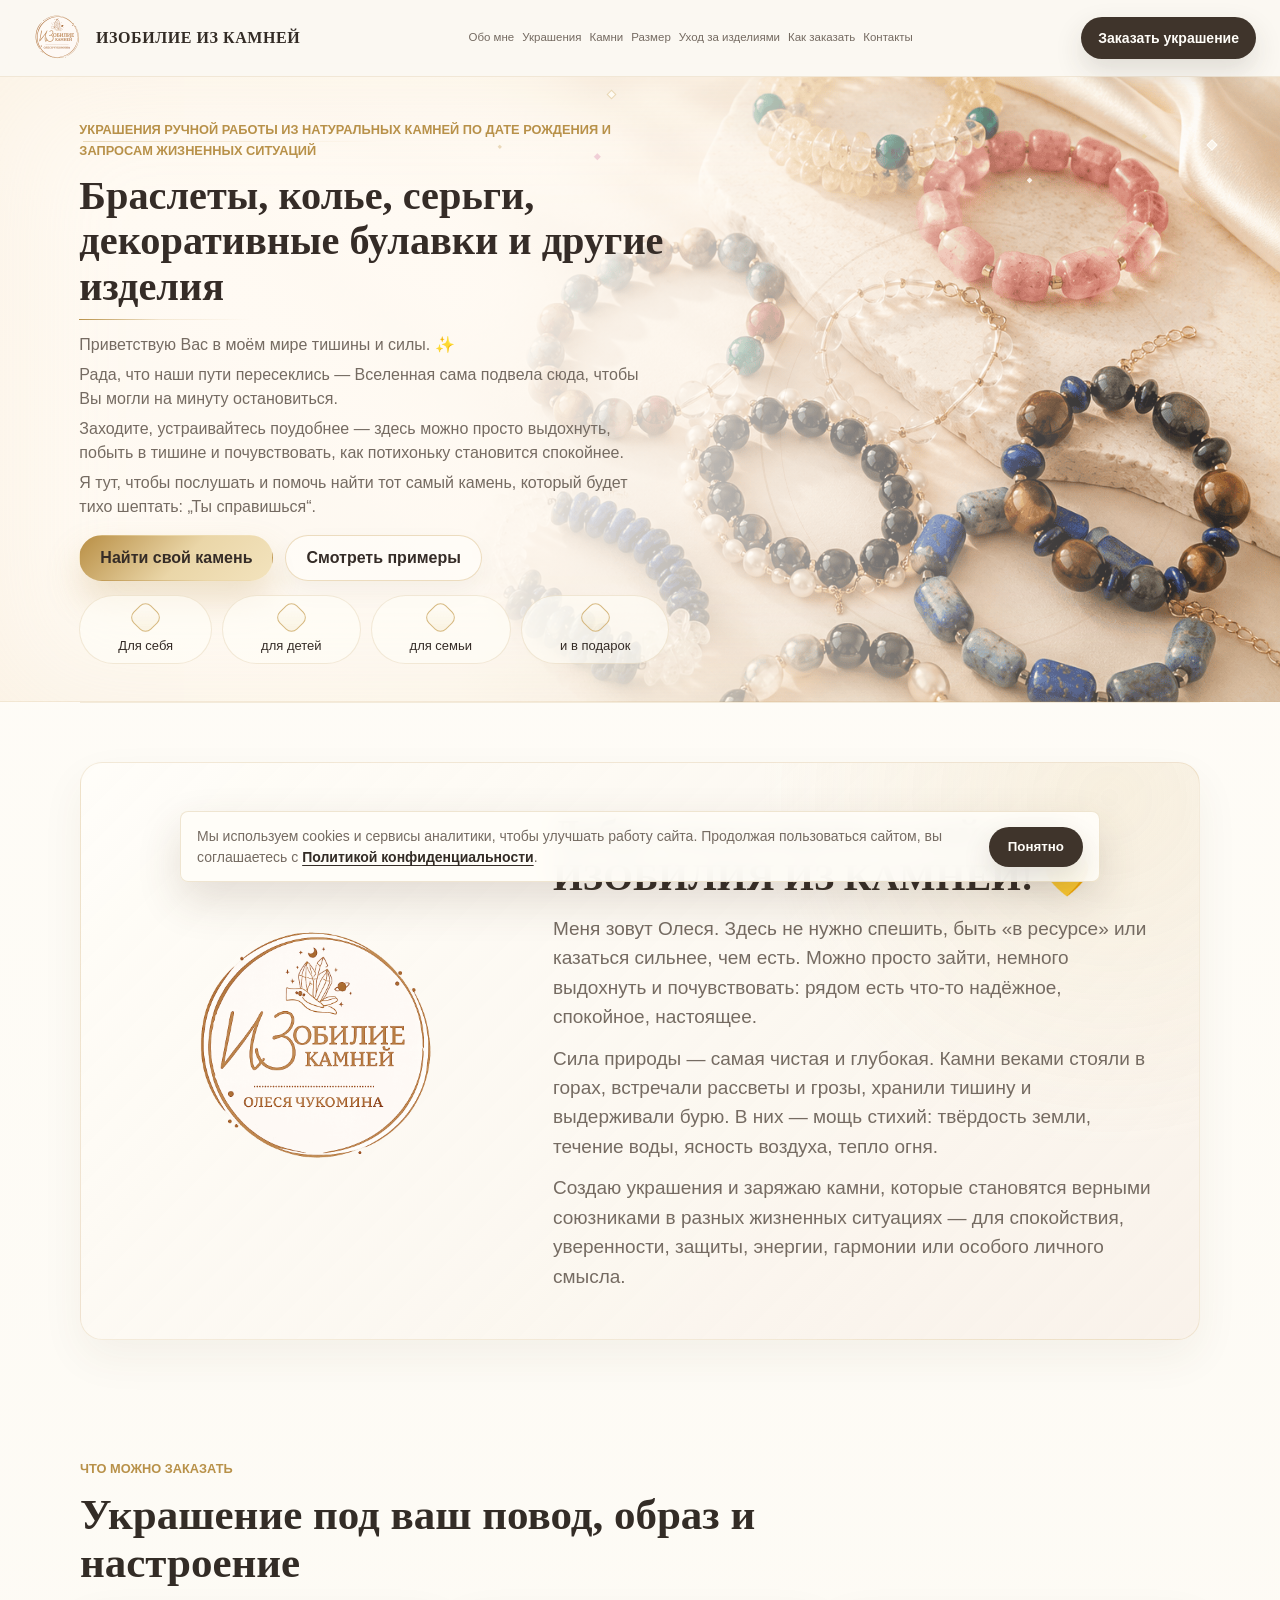
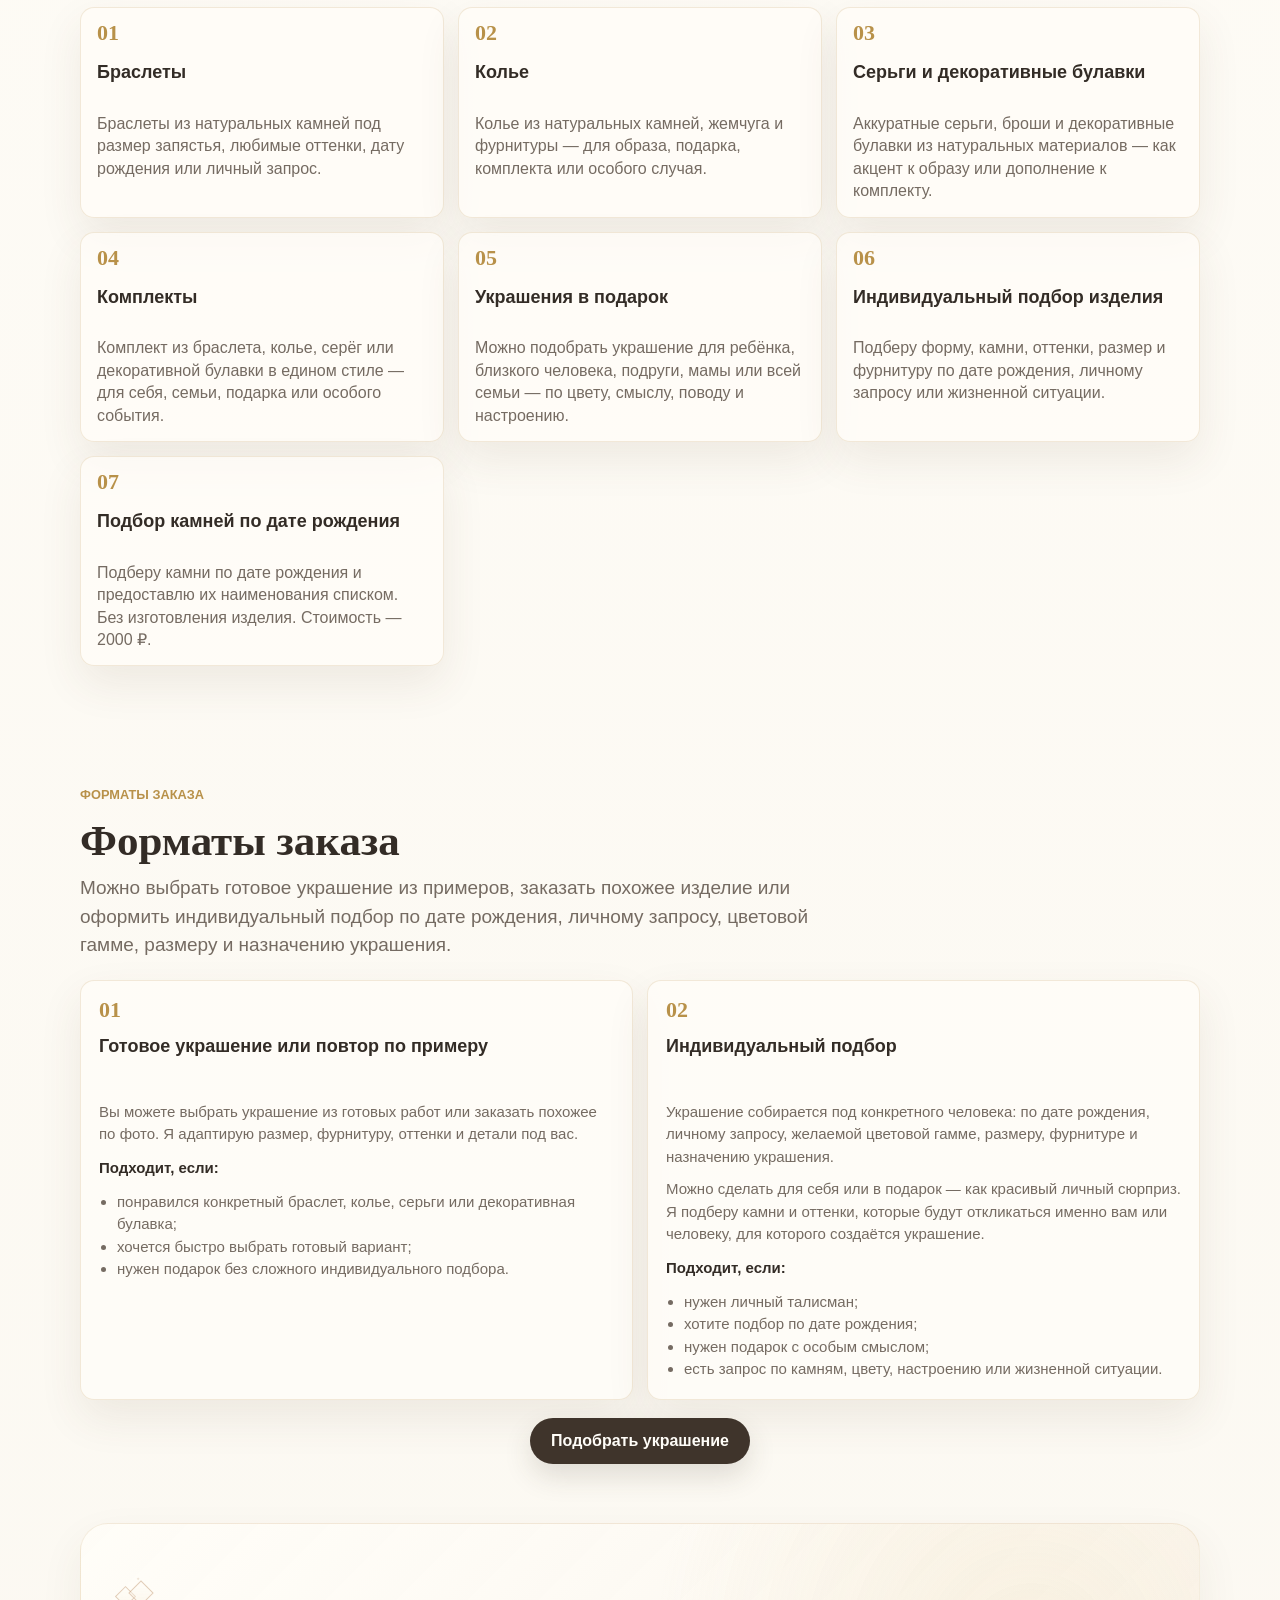
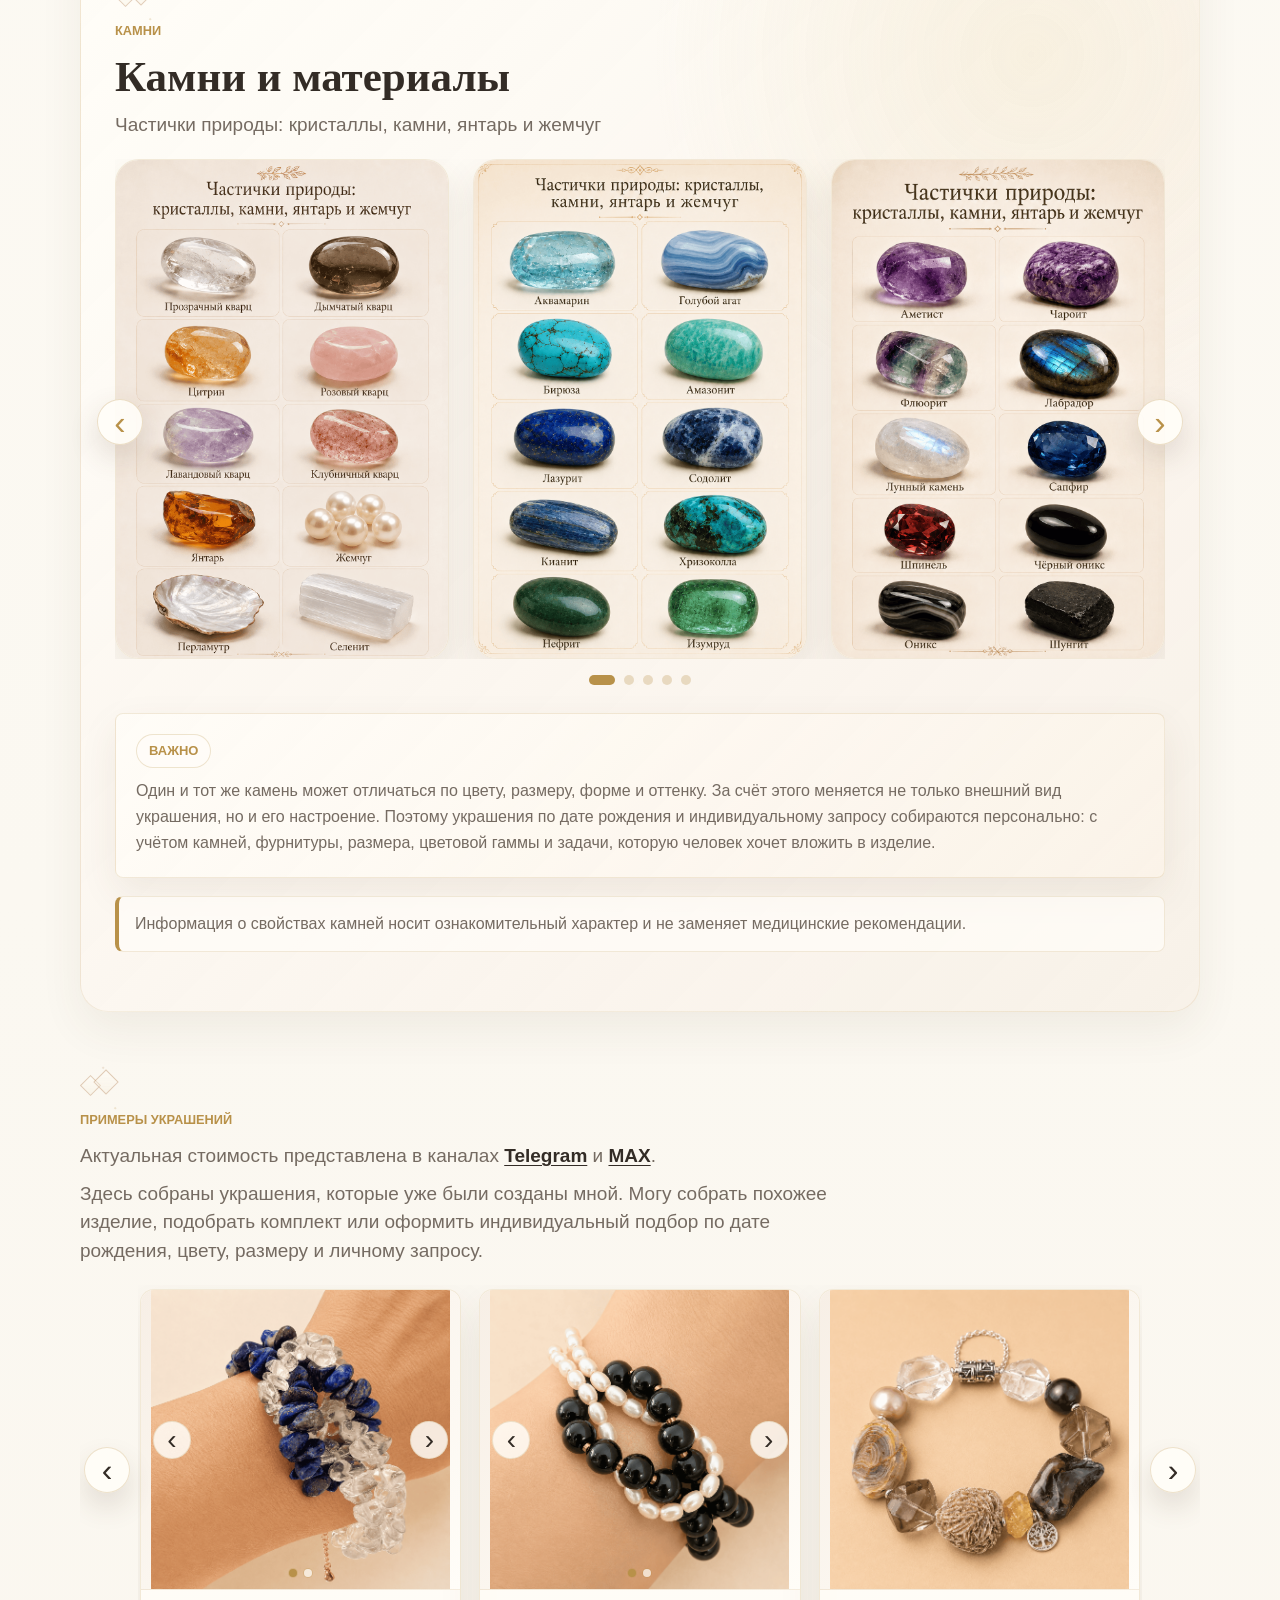
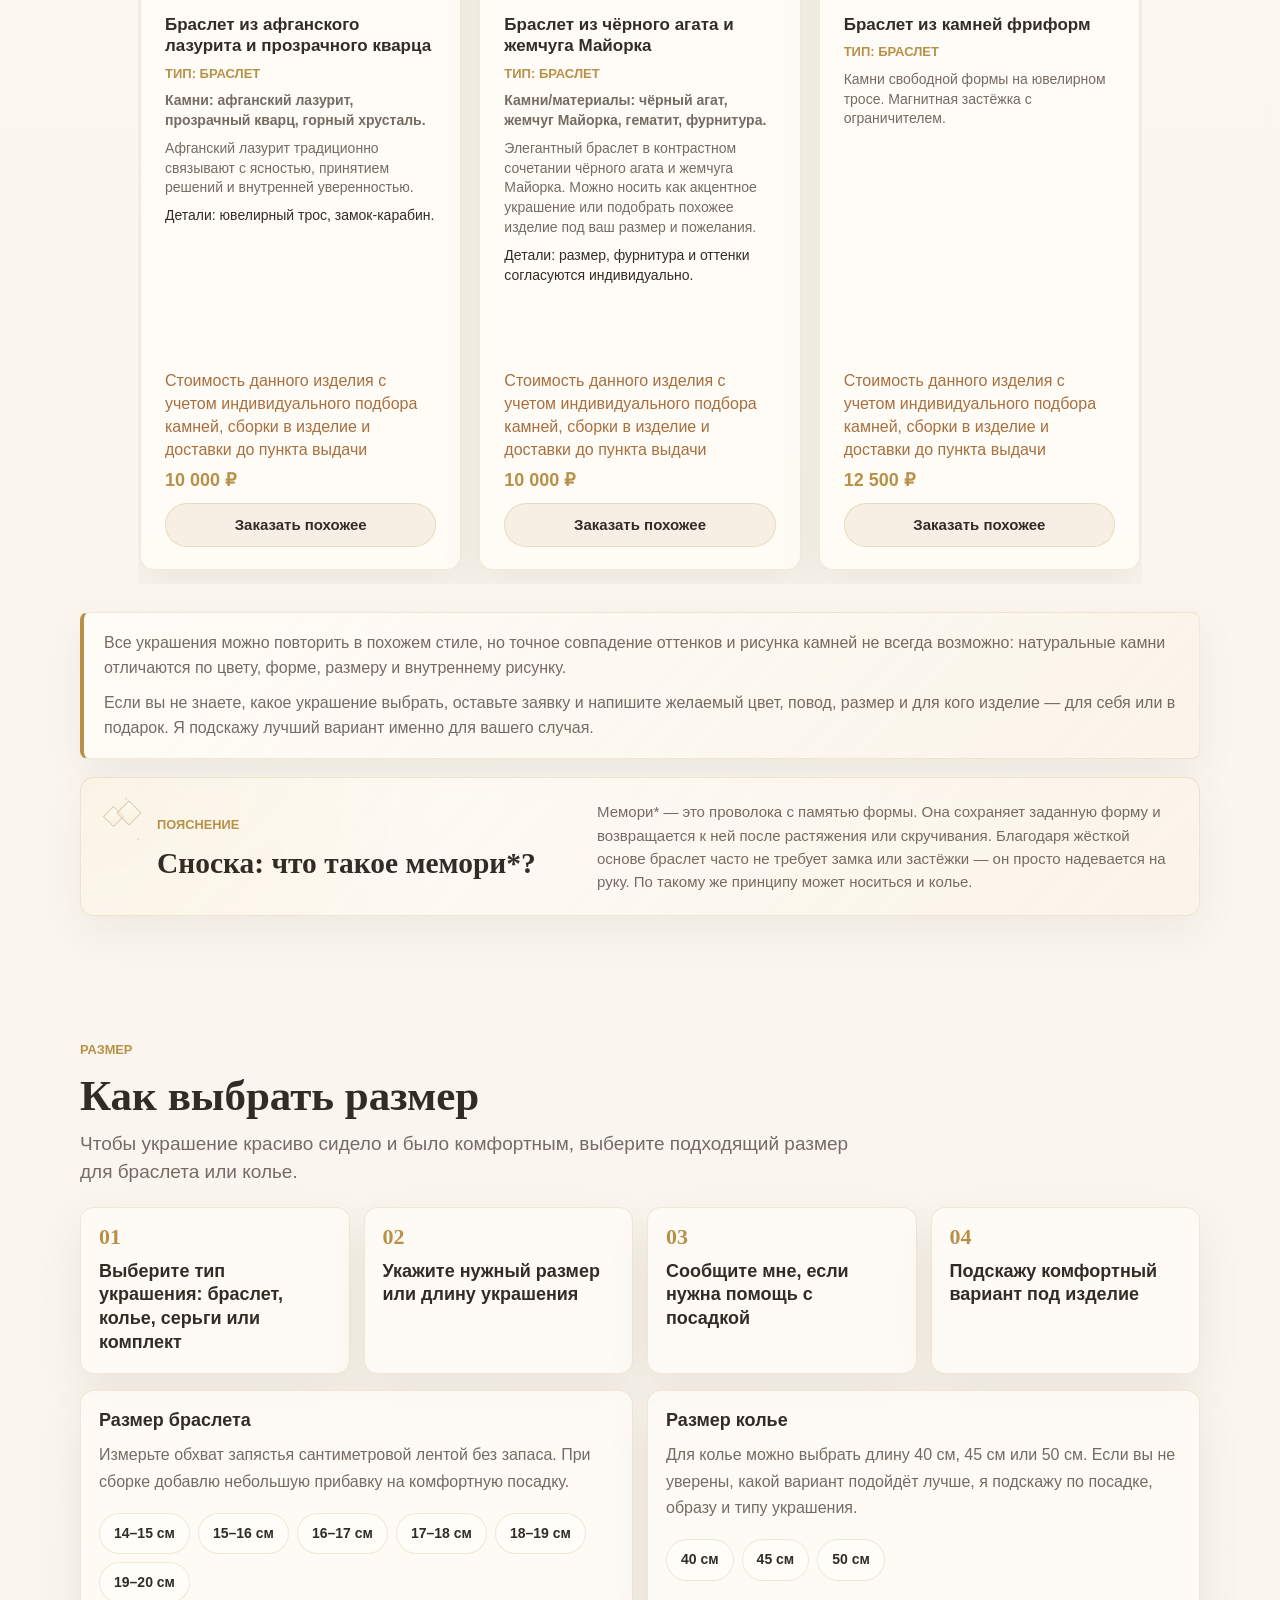
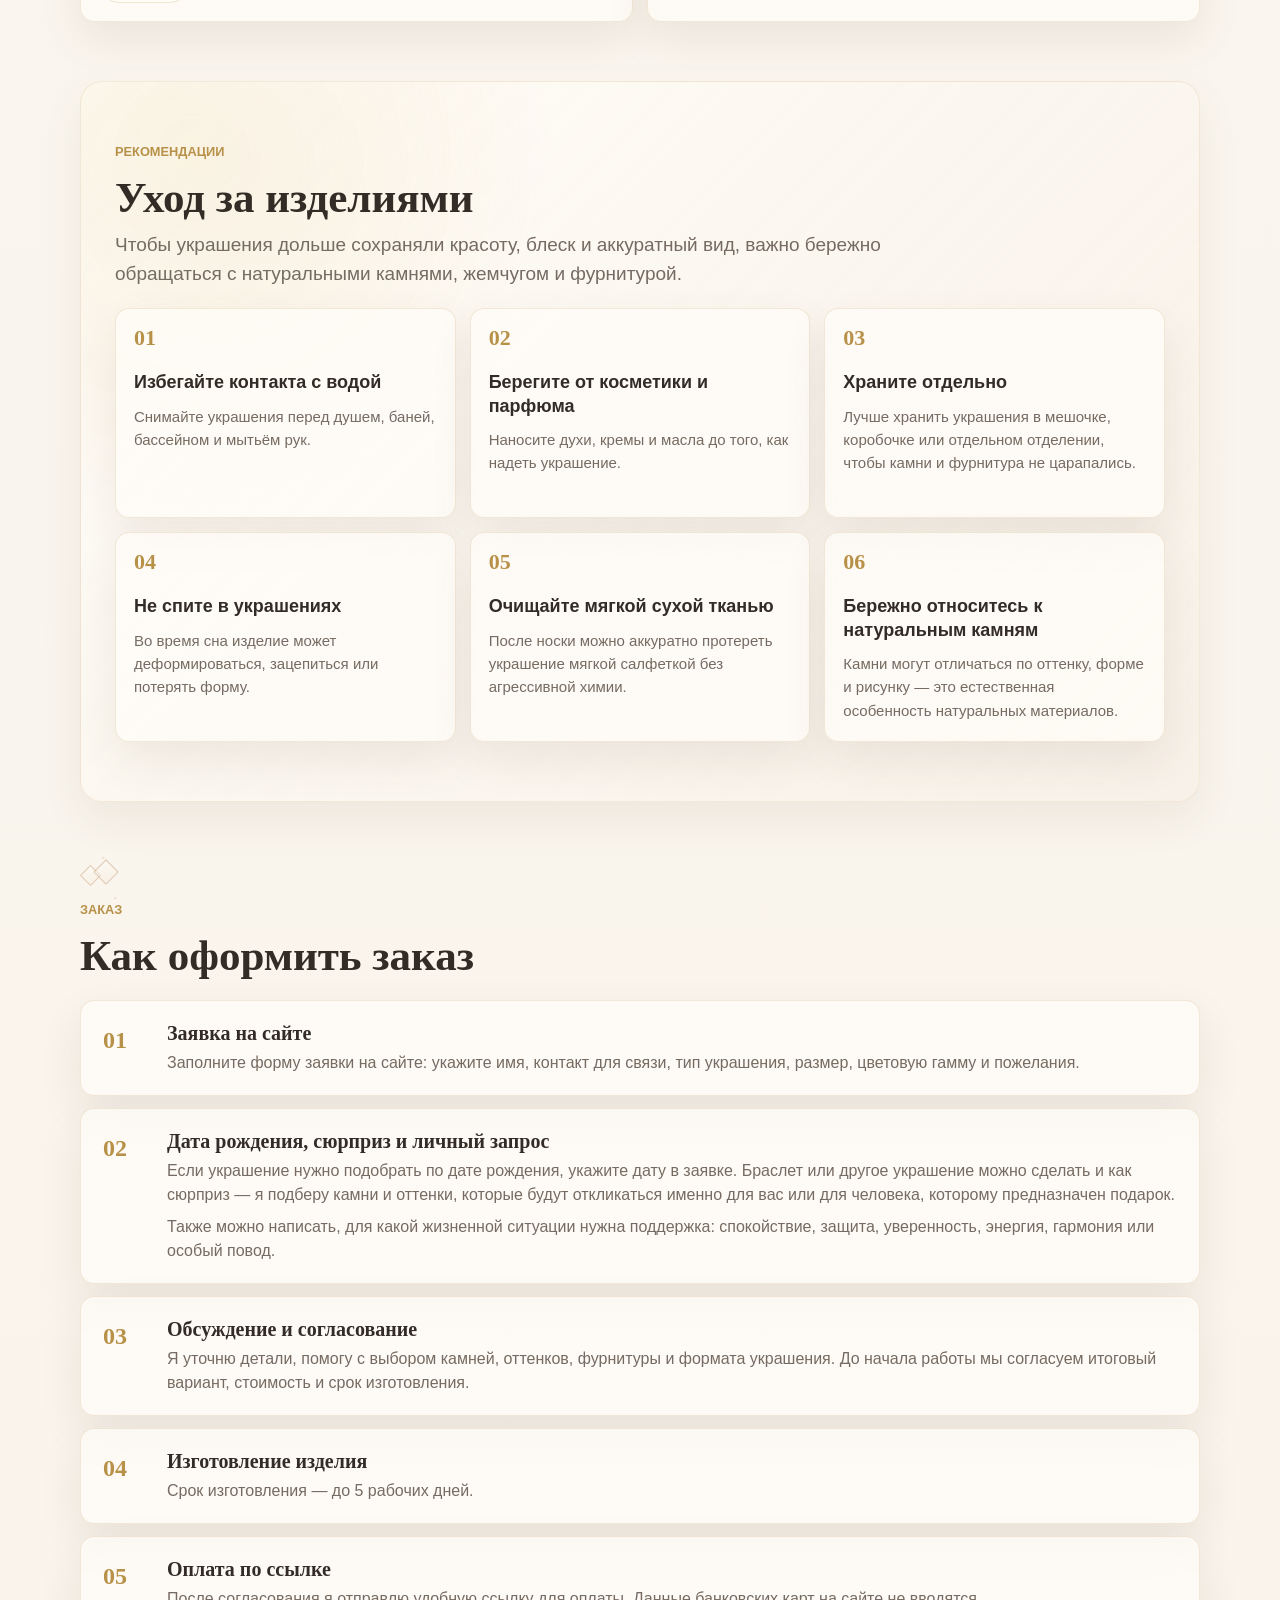
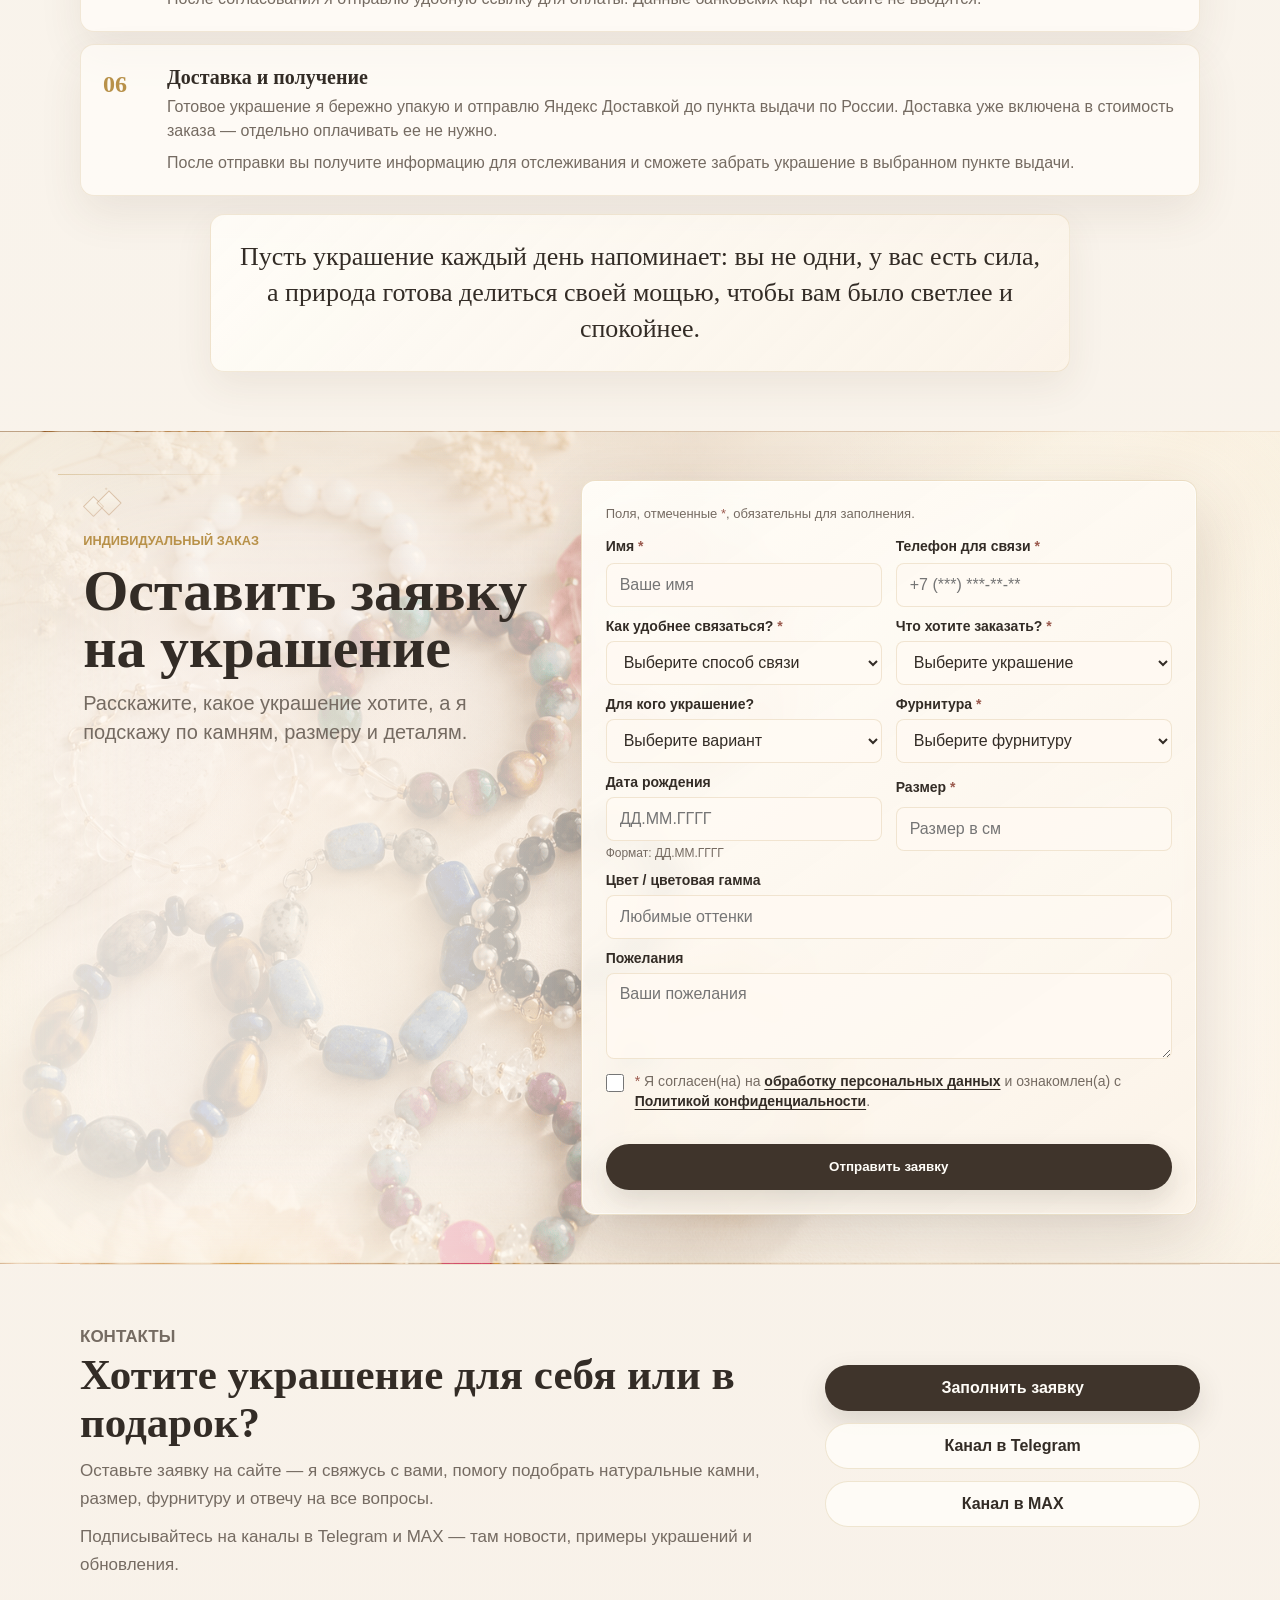
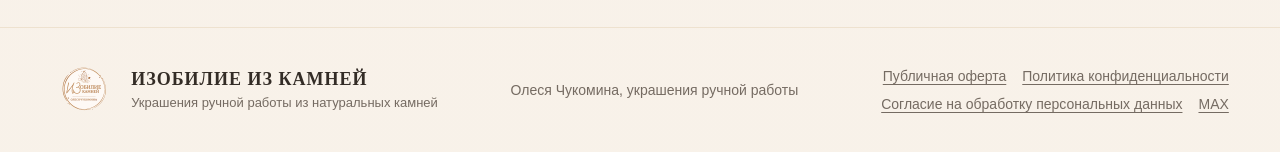
<file: index.html>
<!DOCTYPE html>
<html lang="ru">
<head>
  <meta charset="UTF-8">
  <meta name="viewport" content="width=device-width, initial-scale=1.0">
  <!-- Yandex.Metrika counter -->
  <script>
    (function(m,e,t,r,i,k,a){m[i]=m[i]||function(){(m[i].a=m[i].a||[]).push(arguments)};
    m[i].l=1*new Date();
    for (var j = 0; j < document.scripts.length; j++) {if (document.scripts[j].src === r) { return; }}
    k=e.createElement(t),a=e.getElementsByTagName(t)[0],k.async=1,k.src=r,a.parentNode.insertBefore(k,a)})
    (window, document, "script", "https://mc.yandex.ru/metrika/tag.js", "ym");

    ym(111834957, "init", {
      clickmap:true,
      trackLinks:true,
      accurateTrackBounce:true,
      webvisor:true
    });
  </script>
  <!-- /Yandex.Metrika counter -->
  <title>ИЗОБИЛИЕ ИЗ КАМНЕЙ — украшения из натуральных камней ручной работы</title>
  <meta name="description" content="Браслеты, колье, серьги и декоративные булавки из натуральных камней. Украшения ручной работы по дате рождения, личному запросу, настроению и жизненной ситуации. Олеся Чукомина.">
  <meta name="keywords" content="украшения из натуральных камней, браслеты из натуральных камней, браслет по дате рождения, украшения ручной работы, колье из натуральных камней, серьги ручной работы, декоративные булавки, Олеся Чукомина, ИЗОБИЛИЕ ИЗ КАМНЕЙ">
  <link rel="canonical" href="https://izobiliekamney.ru/">
  <meta property="og:title" content="ИЗОБИЛИЕ ИЗ КАМНЕЙ — авторские украшения">
  <meta property="og:description" content="Авторские украшения Олеси Чукоминой и индивидуальный подбор камней по дате рождения.">
  <meta property="og:url" content="https://izobiliekamney.ru/">
  <meta property="og:type" content="website">
  <meta property="og:image" content="https://izobiliekamney.ru/assets/images/og-preview-2026.png?v=2">
  <meta property="og:image:secure_url" content="https://izobiliekamney.ru/assets/images/og-preview-2026.png?v=2">
  <meta property="og:image:type" content="image/png">
  <meta property="og:image:width" content="1672">
  <meta property="og:image:height" content="941">
  <meta property="og:image:alt" content="ИЗОБИЛИЕ ИЗ КАМНЕЙ — авторские украшения Олеси Чукоминой">
  <meta name="twitter:card" content="summary_large_image">
  <meta name="twitter:title" content="ИЗОБИЛИЕ ИЗ КАМНЕЙ — авторские украшения">
  <meta name="twitter:description" content="Авторские украшения Олеси Чукоминой и индивидуальный подбор камней по дате рождения.">
  <meta name="twitter:image" content="https://izobiliekamney.ru/assets/images/og-preview-2026.png?v=2">
  <meta name="twitter:image:alt" content="ИЗОБИЛИЕ ИЗ КАМНЕЙ — авторские украшения Олеси Чукоминой">
  <link rel="icon" type="image/png" href="https://izobiliekamney.ru/favicon.png">
  <link rel="apple-touch-icon" href="assets/images/mini-logo.png">
  <script type="application/ld+json">
    {
      "@context": "https://schema.org",
      "@type": "Organization",
      "name": "ИЗОБИЛИЕ ИЗ КАМНЕЙ",
      "url": "https://izobiliekamney.ru/",
      "logo": "https://izobiliekamney.ru/assets/images/mini-logo.png",
      "image": "https://izobiliekamney.ru/assets/images/og-preview-2026.png?v=2"
    }
  </script>
  <link rel="preconnect" href="https://t.me">
  <link rel="preload" as="image" href="assets/images/hero-bracelets.jpg" fetchpriority="high">
  <link rel="stylesheet" href="styles.css?v=36">
</head>
<body>
  <!-- Yandex.Metrika counter -->
  <noscript><div><img src="https://mc.yandex.ru/watch/111834957" style="position:absolute; left:-9999px;" alt=""></div></noscript>
  <!-- /Yandex.Metrika counter -->
  <header class="site-header">
    <a class="logo brand-logo" href="#top" aria-label="ИЗОБИЛИЕ ИЗ КАМНЕЙ">
      <img src="assets/images/logo-izobilie-main.png" alt="Логотип ИЗОБИЛИЕ ИЗ КАМНЕЙ — Олеся Чукомина" width="1024" height="1024">
      <span>ИЗОБИЛИЕ ИЗ КАМНЕЙ</span>
    </a>
    <button class="nav-toggle" type="button" aria-label="Открыть меню" aria-expanded="false">
      <span></span>
      <span></span>
      <span></span>
    </button>
    <nav class="main-nav" aria-label="Основное меню">
      <a href="#about">Обо мне</a>
      <a href="#jewelry">Украшения</a>
      <a href="#stones">Камни</a>
      <a href="#size">Размер</a>
      <a href="#care">Уход за изделиями</a>
      <a href="#order">Как заказать</a>
      <a href="#contacts">Контакты</a>
    </nav>
    <a class="header-button" href="#request">Заказать украшение</a>
  </header>

  <main id="top">
    <section class="hero section">
      <div class="hero-brand-watermark" aria-hidden="true"></div>
      <div class="hero-content">
        <p class="eyebrow">Украшения ручной работы из натуральных камней по дате рождения и запросам жизненных ситуаций</p>
        <h1>Браслеты, колье, серьги, декоративные булавки и другие изделия</h1>
        <div class="hero-text">
          <p>Приветствую Вас в моём мире тишины и силы. ✨</p>
          <p>Рада, что наши пути пересеклись — Вселенная сама подвела сюда, чтобы Вы могли на минуту остановиться.</p>
          <p>Заходите, устраивайтесь поудобнее — здесь можно просто выдохнуть, побыть в тишине и почувствовать, как потихоньку становится спокойнее.</p>
          <p>Я тут, чтобы послушать и помочь найти тот самый камень, который будет тихо шептать: „Ты справишься“.</p>
        </div>
        <div class="hero-actions" aria-label="Основные действия">
          <a class="button primary" href="#request">Найти свой камень</a>
          <a class="button secondary" href="#examples">Смотреть примеры</a>
        </div>
        <div class="badges hero-audience" aria-label="Для кого подходят украшения">
          <span>Для себя</span>
          <span>для детей</span>
          <span>для семьи</span>
          <span>и в подарок</span>
        </div>
      </div>
    </section>

    <section class="section about" id="about">
      <div class="about-text">
        <img class="about-brand-logo" src="assets/images/logo-izobilie-main.png" alt="Логотип ИЗОБИЛИЕ ИЗ КАМНЕЙ — Олеся Чукомина" width="1024" height="1024">
        <div class="about-copy">
          <h2>Добро пожаловать в мой мир ИЗОБИЛИЯ ИЗ КАМНЕЙ! 💛</h2>
          <p>Меня зовут Олеся. Здесь не нужно спешить, быть «в ресурсе» или казаться сильнее, чем есть. Можно просто зайти, немного выдохнуть и почувствовать: рядом есть что-то надёжное, спокойное, настоящее.</p>
          <p>Сила природы — самая чистая и глубокая. Камни веками стояли в горах, встречали рассветы и грозы, хранили тишину и выдерживали бурю. В них — мощь стихий: твёрдость земли, течение воды, ясность воздуха, тепло огня.</p>
          <p>Создаю украшения и заряжаю камни, которые становятся верными союзниками в разных жизненных ситуациях — для спокойствия, уверенности, защиты, энергии, гармонии или особого личного смысла.</p>
        </div>
      </div>
    </section>

    <section class="section options" id="jewelry">
      <div class="section-heading">
        <p class="eyebrow">Что можно заказать</p>
        <h2>Украшение под ваш повод, образ и настроение</h2>
      </div>
      <div class="option-grid">
        <article class="option-card">
          <span class="option-mark">01</span>
          <h3>Браслеты</h3>
          <p>Браслеты из натуральных камней под размер запястья, любимые оттенки, дату рождения или личный запрос.</p>
        </article>
        <article class="option-card">
          <span class="option-mark">02</span>
          <h3>Колье</h3>
          <p>Колье из натуральных камней, жемчуга и фурнитуры — для образа, подарка, комплекта или особого случая.</p>
        </article>
        <article class="option-card">
          <span class="option-mark">03</span>
          <h3>Серьги и декоративные булавки</h3>
          <p>Аккуратные серьги, броши и декоративные булавки из натуральных материалов — как акцент к образу или дополнение к комплекту.</p>
        </article>
        <article class="option-card">
          <span class="option-mark">04</span>
          <h3>Комплекты</h3>
          <p>Комплект из браслета, колье, серёг или декоративной булавки в едином стиле — для себя, семьи, подарка или особого события.</p>
        </article>
        <article class="option-card">
          <span class="option-mark">05</span>
          <h3>Украшения в подарок</h3>
          <p>Можно подобрать украшение для ребёнка, близкого человека, подруги, мамы или всей семьи — по цвету, смыслу, поводу и настроению.</p>
        </article>
        <article class="option-card">
          <span class="option-mark">06</span>
          <h3>Индивидуальный подбор изделия</h3>
          <p>Подберу форму, камни, оттенки, размер и фурнитуру по дате рождения, личному запросу или жизненной ситуации.</p>
        </article>
        <article class="option-card">
          <span class="option-mark">07</span>
          <h3>Подбор камней по дате рождения</h3>
          <p>Подберу камни по дате рождения и предоставлю их наименования списком. Без изготовления изделия. Стоимость — 2000 ₽.</p>
        </article>
      </div>
    </section>

    <section class="section order-formats" id="formats">
      <div class="section-heading">
        <p class="eyebrow">Форматы заказа</p>
        <h2>Форматы заказа</h2>
        <p>Можно выбрать готовое украшение из примеров, заказать похожее изделие или оформить индивидуальный подбор по дате рождения, личному запросу, цветовой гамме, размеру и назначению украшения.</p>
      </div>
      <div class="format-grid">
        <article class="format-card">
          <span class="option-mark">01</span>
          <h3>Готовое украшение или повтор по примеру</h3>
          <p>Вы можете выбрать украшение из готовых работ или заказать похожее по фото. Я адаптирую размер, фурнитуру, оттенки и детали под вас.</p>
          <strong>Подходит, если:</strong>
          <ul>
            <li>понравился конкретный браслет, колье, серьги или декоративная булавка;</li>
            <li>хочется быстро выбрать готовый вариант;</li>
            <li>нужен подарок без сложного индивидуального подбора.</li>
          </ul>
        </article>
        <article class="format-card">
          <span class="option-mark">02</span>
          <h3>Индивидуальный подбор</h3>
          <p>Украшение собирается под конкретного человека: по дате рождения, личному запросу, желаемой цветовой гамме, размеру, фурнитуре и назначению украшения.</p>
          <p>Можно сделать для себя или в подарок — как красивый личный сюрприз. Я подберу камни и оттенки, которые будут откликаться именно вам или человеку, для которого создаётся украшение.</p>
          <strong>Подходит, если:</strong>
          <ul>
            <li>нужен личный талисман;</li>
            <li>хотите подбор по дате рождения;</li>
            <li>нужен подарок с особым смыслом;</li>
            <li>есть запрос по камням, цвету, настроению или жизненной ситуации.</li>
          </ul>
        </article>
      </div>
      <div class="format-actions">
        <a class="button primary" href="#request">Подобрать украшение</a>
      </div>
    </section>

    <section class="section stone-values" id="stones">
      <div class="section-heading">
        <span class="brand-crystal" aria-hidden="true"></span>
        <p class="eyebrow">Камни</p>
        <h2>Камни и материалы</h2>
        <p>Частички природы: кристаллы, камни, янтарь и жемчуг</p>
      </div>
      <div class="stones-carousel" data-stones-carousel aria-label="Карусель камней и материалов">
        <button class="stones-carousel-button stones-carousel-button-prev" type="button" aria-label="Предыдущий слайд" data-stones-prev>
          <span aria-hidden="true">‹</span>
        </button>
        <div class="stones-carousel-track" tabindex="0">
          <figure class="stones-carousel-slide">
            <img src="assets/images/stones/stones-slide-1.png" alt="Камни и материалы — часть 1" width="1024" height="1536" loading="lazy">
          </figure>
          <figure class="stones-carousel-slide">
            <img src="assets/images/stones/stones-slide-2.png" alt="Камни и материалы — часть 2" width="1024" height="1536" loading="lazy">
          </figure>
          <figure class="stones-carousel-slide">
            <img src="assets/images/stones/stones-slide-3.png" alt="Камни и материалы — часть 3" width="1024" height="1536" loading="lazy">
          </figure>
          <figure class="stones-carousel-slide">
            <img src="assets/images/stones/stones-slide-4.png" alt="Камни и материалы — часть 4" width="1024" height="1536" loading="lazy">
          </figure>
          <figure class="stones-carousel-slide">
            <img src="assets/images/stones/stones-slide-5.png" alt="Камни и материалы — часть 5" width="1024" height="1536" loading="lazy">
          </figure>
        </div>
        <button class="stones-carousel-button stones-carousel-button-next" type="button" aria-label="Следующий слайд" data-stones-next>
          <span aria-hidden="true">›</span>
        </button>
        <div class="stones-carousel-dots" aria-label="Навигация по слайдам">
          <button type="button" class="is-active" aria-label="Показать слайд 1" aria-current="true" data-stones-dot="0"></button>
          <button type="button" aria-label="Показать слайд 2" data-stones-dot="1"></button>
          <button type="button" aria-label="Показать слайд 3" data-stones-dot="2"></button>
          <button type="button" aria-label="Показать слайд 4" data-stones-dot="3"></button>
          <button type="button" aria-label="Показать слайд 5" data-stones-dot="4"></button>
        </div>
      </div>
      <div class="stone-wide-note">
        <span>Важно</span>
        <p>Один и тот же камень может отличаться по цвету, размеру, форме и оттенку. За счёт этого меняется не только внешний вид украшения, но и его настроение. Поэтому украшения по дате рождения и индивидуальному запросу собираются персонально: с учётом камней, фурнитуры, размера, цветовой гаммы и задачи, которую человек хочет вложить в изделие.</p>
      </div>
      <p class="soft-note">Информация о свойствах камней носит ознакомительный характер и не заменяет медицинские рекомендации.</p>
    </section>

    <section class="section examples" id="examples">
      <div class="section-heading">
        <span class="brand-crystal" aria-hidden="true"></span>
        <p class="eyebrow">Примеры украшений</p>
        <p class="catalog-current">Актуальная стоимость представлена в каналах <a href="https://t.me/Kamni_Olesia" target="_blank" rel="noopener">Telegram</a> и <a href="https://max.ru/channel_kamni_Olesia" target="_blank" rel="noopener">MAX</a>.</p>
        <p>Здесь собраны украшения, которые уже были созданы мной. Могу собрать похожее изделие, подобрать комплект или оформить индивидуальный подбор по дате рождения, цвету, размеру и личному запросу.</p>
      </div>
      <div class="works-carousel" data-works-carousel aria-label="Карусель примеров украшений">
        <button class="works-carousel-button works-carousel-button-prev" type="button" aria-label="Предыдущие примеры украшений" data-works-prev>‹</button>
        <div class="work-grid works-carousel-track" tabindex="0">
        <article class="work-card">
          <div class="work-carousel" data-carousel>
            <img class="is-active" src="assets/фото%20примеры/браслет%209,1.png" alt="Браслет из афганского лазурита и прозрачного кварца" width="1254" height="1254" loading="lazy">
            <img src="assets/фото%20примеры/браслет%209,2.png" alt="Браслет из афганского лазурита и прозрачного кварца крупным планом" width="1254" height="1254" loading="lazy">
            <button class="carousel-button carousel-prev" type="button" aria-label="Предыдущее фото">‹</button>
            <button class="carousel-button carousel-next" type="button" aria-label="Следующее фото">›</button>
            <div class="carousel-dots" aria-hidden="true"><span class="is-active"></span><span></span></div>
          </div>
          <div class="work-body">
            <h3>Браслет из афганского лазурита и прозрачного кварца</h3>
            <p class="work-type">Тип: браслет</p>
            <p class="work-stones">Камни: афганский лазурит, прозрачный кварц, горный хрусталь.</p>
            <p class="work-description">Афганский лазурит традиционно связывают с ясностью, принятием решений и внутренней уверенностью.</p>
            <p class="work-spec">Детали: ювелирный трос, замок-карабин.</p>
            <div class="work-footer">
              <p class="work-price"><span class="work-price-label">Стоимость данного изделия с учетом индивидуального подбора камней, сборки в изделие и доставки до пункта выдачи</span><strong class="work-price-value">10 000 ₽</strong></p>
              <a class="button small" href="#request">Заказать похожее</a>
              <p class="mobile-swipe-hint">ЛИСТАЙТЕ ➡️ ЕЩЁ ВАРИАНТЫ</p>
            </div>
          </div>
        </article>
        <article class="work-card">
          <div class="work-carousel" data-carousel>
            <img class="is-active" src="assets/фото%20примеры/браслет%208,1.png" alt="Браслет из чёрного агата и жемчуга Майорка" width="1254" height="1254" loading="lazy">
            <img src="assets/фото%20примеры/браслет%208,2.png" alt="Браслет из чёрного агата и жемчуга Майорка крупным планом" width="1254" height="1254" loading="lazy">
            <button class="carousel-button carousel-prev" type="button" aria-label="Предыдущее фото">‹</button>
            <button class="carousel-button carousel-next" type="button" aria-label="Следующее фото">›</button>
            <div class="carousel-dots" aria-hidden="true"><span class="is-active"></span><span></span></div>
          </div>
          <div class="work-body">
            <h3>Браслет из чёрного агата и жемчуга Майорка</h3>
            <p class="work-type">Тип: браслет</p>
            <p class="work-stones">Камни/материалы: чёрный агат, жемчуг Майорка, гематит, фурнитура.</p>
            <p class="work-description">Элегантный браслет в контрастном сочетании чёрного агата и жемчуга Майорка. Можно носить как акцентное украшение или подобрать похожее изделие под ваш размер и пожелания.</p>
            <p class="work-spec">Детали: размер, фурнитура и оттенки согласуются индивидуально.</p>
            <div class="work-footer">
              <p class="work-price"><span class="work-price-label">Стоимость данного изделия с учетом индивидуального подбора камней, сборки в изделие и доставки до пункта выдачи</span><strong class="work-price-value">10 000 ₽</strong></p>
              <a class="button small" href="#request">Заказать похожее</a>
              <p class="mobile-swipe-hint">ЛИСТАЙТЕ ➡️ ЕЩЁ ВАРИАНТЫ</p>
            </div>
          </div>
        </article>
        <article class="work-card">
          <img src="assets/фото%20примеры/браслет%2020.png" alt="Браслет из камней свободной формы" width="1254" height="1254" loading="lazy">
          <div class="work-body">
            <h3>Браслет из камней фриформ</h3>
            <p class="work-type">Тип: браслет</p>
            <p class="work-description">Камни свободной формы на ювелирном тросе. Магнитная застёжка с ограничителем.</p>
            <div class="work-footer">
              <p class="work-price"><span class="work-price-label">Стоимость данного изделия с учетом индивидуального подбора камней, сборки в изделие и доставки до пункта выдачи</span><strong class="work-price-value">12 500 ₽</strong></p>
              <a class="button small" href="#request">Заказать похожее</a>
              <p class="mobile-swipe-hint">ЛИСТАЙТЕ ➡️ ЕЩЁ ВАРИАНТЫ</p>
            </div>
          </div>
        </article>
        <article class="work-card">
          <img src="assets/фото%20примеры/браслет%2021.png" alt="Браслет Шамбала" width="1254" height="1254" loading="lazy">
          <div class="work-body">
            <h3>Браслет Шамбала</h3>
            <p class="work-type">Тип: браслет</p>
            <p class="work-description">Индивидуальное исполнение: взрослый мужской браслет создаётся по личному запросу, детский — с подбором камней по дате рождения.</p>
            <div class="work-footer">
              <p class="work-price"><span class="work-price-label">Стоимость данного изделия с учетом индивидуального подбора камней, сборки в изделие и доставки до пункта выдачи</span><strong class="work-price-value">7 500 ₽</strong></p>
              <p class="work-price-note">* стоимость указана за 1 браслет</p>
              <a class="button small" href="#request">Заказать похожее</a>
              <p class="mobile-swipe-hint">ЛИСТАЙТЕ ➡️ ЕЩЁ ВАРИАНТЫ</p>
            </div>
          </div>
        </article>
        <article class="work-card">
          <img src="assets/фото%20примеры/bracelet-smoky-quartz-1.png" alt="Браслет из дымчатого кварца и натуральных камней" width="1254" height="1254" loading="lazy">
          <div class="work-body">
            <h3>Браслет из дымчатого кварца</h3>
            <p class="work-type">Тип: Браслет</p>
            <p class="work-stones">Камни: дымчатый кварц, натуральные камни, фурнитура.</p>
            <p class="work-description">Дымчатый кварц, или раухтопаз, традиционно связывают с очищением, внутренней устойчивостью и защитой. Такой браслет может стать личным оберегом и спокойной опорой на каждый день.</p>
            <p class="work-important">Важная деталь: камни для защиты подбираю индивидуально — по дате рождения и личному запросу.</p>
            <p class="work-spec">Детали: размер, оттенки и фурнитура согласуются индивидуально.</p>
            <div class="work-footer">
              <p class="work-price"><span class="work-price-label">Стоимость данного изделия с учетом индивидуального подбора камней, сборки в изделие и доставки до пункта выдачи</span><strong class="work-price-value">10 000 ₽</strong></p>
              <a class="button small" href="#request">Заказать похожее</a>
              <p class="mobile-swipe-hint">ЛИСТАЙТЕ ➡️ ЕЩЁ ВАРИАНТЫ</p>
            </div>
          </div>
        </article>
          <article class="work-card">
          <img src="assets/фото%20примеры/браслет%204.png" alt="Браслет из прозрачного кварца" width="1254" height="1254" loading="lazy">
          <div class="work-body">
            <h3>Браслет из прозрачного кварца</h3>
            <p class="work-type">Тип: браслет</p>
            <p class="work-stones">Камни: прозрачный кварц, горный хрусталь.</p>
            <p class="work-description">Прозрачный кварц традиционно связывают с ясностью, внутренним балансом и очищением пространства вокруг себя.</p>
            <p class="work-spec">Детали: размер 15 см + 4 см, бусины 10 мм.</p>
            <div class="work-footer">
              <p class="work-price"><span class="work-price-label">Стоимость данного изделия с учетом индивидуального подбора камней, сборки в изделие и доставки до пункта выдачи</span><strong class="work-price-value">7 500 ₽</strong></p>
              <a class="button small" href="#request">Заказать похожее</a>
              <p class="mobile-swipe-hint">ЛИСТАЙТЕ ➡️ ЕЩЁ ВАРИАНТЫ</p>
            </div>
          </div>
          </article>
        <article class="work-card">
          <img src="assets/фото%20примеры/браслет%2014.png" alt="Браслет из прозрачного кварца и авантюрина" width="1254" height="1254" loading="lazy">
          <div class="work-body">
            <h3>Браслет из прозрачного кварца и авантюрина</h3>
            <p class="work-type">Тип: браслет</p>
            <p class="work-stones">Камни: прозрачный кварц, авантюрин тёмно-синий.</p>
            <p class="work-description">Авантюрин традиционно связывают с интеллектом, сосредоточенностью, ясностью мышления и лёгкостью во взаимодействии с другими людьми.</p>
            <p class="work-spec">Детали: бусины 3 мм и 8 мм, мемори*.</p>
            <div class="work-footer">
              <p class="work-price"><span class="work-price-label">Стоимость данного изделия с учетом индивидуального подбора камней, сборки в изделие и доставки до пункта выдачи</span><strong class="work-price-value">10 000 ₽</strong></p>
              <a class="button small" href="#request">Заказать похожее</a>
              <p class="mobile-swipe-hint">ЛИСТАЙТЕ ➡️ ЕЩЁ ВАРИАНТЫ</p>
            </div>
          </div>
        </article>
        <article class="work-card">
          <img src="assets/фото%20примеры/браслет%2015.png" alt="Браслет из зелёного кошачьего глаза" width="1254" height="1254" loading="lazy">
          <div class="work-body">
            <h3>Браслет из зелёного кошачьего глаза</h3>
            <p class="work-type">Тип: браслет</p>
            <p class="work-stones">Камни: зелёный кошачий глаз.</p>
            <p class="work-description">Зелёный кошачий глаз традиционно связывают с ощущением восстановления сил, расслаблением, мягким снижением напряжения и спокойным настроем перед сном.</p>
            <p class="work-spec">Детали: мемори*, бусины 8 мм.</p>
            <div class="work-footer">
              <p class="work-price"><span class="work-price-label">Стоимость данного изделия с учетом индивидуального подбора камней, сборки в изделие и доставки до пункта выдачи</span><strong class="work-price-value">10 000 ₽</strong></p>
              <a class="button small" href="#request">Заказать похожее</a>
              <p class="mobile-swipe-hint">ЛИСТАЙТЕ ➡️ ЕЩЁ ВАРИАНТЫ</p>
            </div>
          </div>
        </article>
        <article class="work-card">
          <img src="assets/фото%20примеры/браслет%2013.png" alt="Браслет из солнечного камня" width="1254" height="1254" loading="lazy">
          <div class="work-body">
            <h3>Браслет из солнечного камня</h3>
            <p class="work-type">Тип: браслет</p>
            <p class="work-stones">Камни: солнечный камень, лава.</p>
            <p class="work-description">Солнечный камень традиционно связывают с жизненной энергией, хорошим настроением, активностью и внутренним теплом.</p>
            <p class="work-spec">Детали: бусины разноформенные 6–8 мм, мемори*.</p>
            <div class="work-footer">
              <p class="work-price"><span class="work-price-label">Стоимость данного изделия с учетом индивидуального подбора камней, сборки в изделие и доставки до пункта выдачи</span><strong class="work-price-value">10 000 ₽</strong></p>
              <a class="button small" href="#request">Заказать похожее</a>
              <p class="mobile-swipe-hint">ЛИСТАЙТЕ ➡️ ЕЩЁ ВАРИАНТЫ</p>
            </div>
          </div>
        </article>
        <article class="work-card">
          <img src="assets/фото%20примеры/браслет%203.png" alt="Браслет из клубничного кварца и лавы" width="1254" height="1254" loading="lazy">
          <div class="work-body">
            <h3>Браслет из клубничного кварца и лавы</h3>
            <p class="work-type">Тип: браслет</p>
            <p class="work-stones">Камни: клубничный кварц, лава.</p>
            <p class="work-description">Клубничный кварц традиционно связывают с любовью, гармонией, радостью и мягкой женственной энергией.</p>
            <p class="work-spec">Детали: размер 18 см + 4 см, ювелирный трос, замок-карабин.</p>
            <div class="work-footer">
              <p class="work-price"><span class="work-price-label">Стоимость данного изделия с учетом индивидуального подбора камней, сборки в изделие и доставки до пункта выдачи</span><strong class="work-price-value">7 500 ₽</strong></p>
              <a class="button small" href="#request">Заказать похожее</a>
              <p class="mobile-swipe-hint">ЛИСТАЙТЕ ➡️ ЕЩЁ ВАРИАНТЫ</p>
            </div>
          </div>
        </article>
        <article class="work-card">
          <img src="assets/фото%20примеры/браслет%201.png" alt="Браслет из индийской яшмы, лавы и гематита" width="1254" height="1254" loading="lazy">
          <div class="work-body">
            <h3>Браслет из индийской яшмы, лавы и гематита</h3>
            <p class="work-type">Тип: браслет</p>
            <p class="work-stones">Камни: индийская яшма, лава, гематит.</p>
            <p class="work-description">Индийскую яшму традиционно связывают с защитой от негативной энергии и внутренней устойчивостью.</p>
            <p class="work-spec">Детали: размер 15 см, бусины 8 мм, мемори*.</p>
            <div class="work-footer">
              <p class="work-price"><span class="work-price-label">Стоимость данного изделия с учетом индивидуального подбора камней, сборки в изделие и доставки до пункта выдачи</span><strong class="work-price-value">10 000 ₽</strong></p>
              <a class="button small" href="#request">Заказать похожее</a>
              <p class="mobile-swipe-hint">ЛИСТАЙТЕ ➡️ ЕЩЁ ВАРИАНТЫ</p>
            </div>
          </div>
        </article>
        <article class="work-card">
          <img src="assets/фото%20примеры/браслет%202.png" alt="Браслет из белого агата" width="1254" height="1254" loading="lazy">
          <div class="work-body">
            <h3>Браслет из белого агата</h3>
            <p class="work-type">Тип: браслет</p>
            <p class="work-stones">Камни: белый агат.</p>
            <p class="work-description">Белый агат традиционно связывают со спокойствием, мягкостью и внутренней гармонией.</p>
            <p class="work-spec">Детали: размер 17 см + 4 см, бусины 8 мм, мемори*, замок-карабин.</p>
            <div class="work-footer">
              <p class="work-price"><span class="work-price-label">Стоимость данного изделия с учетом индивидуального подбора камней, сборки в изделие и доставки до пункта выдачи</span><strong class="work-price-value">7 500 ₽</strong></p>
              <a class="button small" href="#request">Заказать похожее</a>
              <p class="mobile-swipe-hint">ЛИСТАЙТЕ ➡️ ЕЩЁ ВАРИАНТЫ</p>
            </div>
          </div>
        </article>
        <article class="work-card">
          <img src="assets/фото%20примеры/браслет%205.png" alt="Браслет по дате рождения" width="1254" height="1254" loading="lazy">
          <div class="work-body">
            <h3>Браслет по дате рождения</h3>
            <p class="work-type">Тип: браслет</p>
            <p class="work-description">Индивидуальный браслет с подбором камней по дате рождения, личному запросу, оттенкам и желаемому настроению украшения.</p>
            <p class="work-spec">Детали: бусины 8 мм, на резинке.</p>
            <div class="work-footer">
              <p class="work-price"><span class="work-price-label">Стоимость данного изделия с учетом индивидуального подбора камней, сборки в изделие и доставки до пункта выдачи</span><strong class="work-price-value">7 500 ₽</strong></p>
              <a class="button small" href="#request">Заказать похожее</a>
              <p class="mobile-swipe-hint">ЛИСТАЙТЕ ➡️ ЕЩЁ ВАРИАНТЫ</p>
            </div>
          </div>
        </article>
        <article class="work-card">
          <img src="assets/фото%20примеры/браслет%206.png" alt="Браслет по индивидуальному запросу" width="1254" height="1254" loading="lazy">
          <div class="work-body">
            <h3>Браслет по индивидуальному запросу</h3>
            <p class="work-type">Тип: браслет</p>
            <p class="work-stones">Камни: флюорит, лава, нефрит, прозрачный кварц.</p>
            <p class="work-description">Украшение собрано под личный запрос — с подбором камней, оттенков и сочетаний.</p>
            <p class="work-spec">Детали: бусины 8 мм, на резинке.</p>
            <div class="work-footer">
              <p class="work-price"><span class="work-price-label">Стоимость данного изделия с учетом индивидуального подбора камней, сборки в изделие и доставки до пункта выдачи</span><strong class="work-price-value">7 500 ₽</strong></p>
              <a class="button small" href="#request">Заказать похожее</a>
              <p class="mobile-swipe-hint">ЛИСТАЙТЕ ➡️ ЕЩЁ ВАРИАНТЫ</p>
            </div>
          </div>
        </article>
        <article class="work-card">
          <img src="assets/фото%20примеры/браслет%207.png" alt="Браслет с флюоритом по индивидуальному запросу" width="1254" height="1254" loading="lazy">
          <div class="work-body">
            <h3>Браслет с флюоритом по индивидуальному запросу</h3>
            <p class="work-type">Тип: браслет</p>
            <p class="work-stones">Камни: флюорит, сердолик, прозрачный кварц, рубин, нефрит, чароит, цитрин.</p>
            <p class="work-description">Флюорит традиционно выбирают для концентрации, ясности мыслей и работы с большим объёмом информации.</p>
            <p class="work-spec">Детали: бусины 4 мм и 8 мм, на резинке.</p>
            <div class="work-footer">
              <p class="work-price"><span class="work-price-label">Стоимость данного изделия с учетом индивидуального подбора камней, сборки в изделие и доставки до пункта выдачи</span><strong class="work-price-value">7 500 ₽</strong></p>
              <a class="button small" href="#request">Заказать похожее</a>
              <p class="mobile-swipe-hint">ЛИСТАЙТЕ ➡️ ЕЩЁ ВАРИАНТЫ</p>
            </div>
          </div>
        </article>
        <article class="work-card">
          <img src="assets/фото%20примеры/браслет%2010.png" alt="Браслет из тигрового глаза, афганского лазурита и лавы" width="1254" height="1254" loading="lazy">
          <div class="work-body">
            <h3>Браслет из тигрового глаза, афганского лазурита и лавы</h3>
            <p class="work-type">Тип: браслет</p>
            <p class="work-stones">Камни: тигровый глаз, афганский лазурит, лава.</p>
            <p class="work-description">Тигровый глаз традиционно связывают с уверенностью, защитой и силой движения вперёд.</p>
            <p class="work-spec">Детали: ювелирный трос, замок-карабин.</p>
            <div class="work-footer">
              <p class="work-price"><span class="work-price-label">Стоимость данного изделия с учетом индивидуального подбора камней, сборки в изделие и доставки до пункта выдачи</span><strong class="work-price-value">7 500 ₽</strong></p>
              <a class="button small" href="#request">Заказать похожее</a>
              <p class="mobile-swipe-hint">ЛИСТАЙТЕ ➡️ ЕЩЁ ВАРИАНТЫ</p>
            </div>
          </div>
        </article>
        <article class="work-card">
          <img src="assets/фото%20примеры/браслет%2011.png" alt="Браслет из лазурита и лавы" width="1254" height="1254" loading="lazy">
          <div class="work-body">
            <h3>Браслет из лазурита и лавы</h3>
            <p class="work-type">Тип: браслет</p>
            <p class="work-stones">Камни: лазурит, лава.</p>
            <p class="work-description">Лазурит традиционно связывают со спокойствием, ясностью мыслей и внутренней гармонией.</p>
            <p class="work-spec">Детали: ювелирный трос, замок-карабин.</p>
            <div class="work-footer">
              <p class="work-price"><span class="work-price-label">Стоимость данного изделия с учетом индивидуального подбора камней, сборки в изделие и доставки до пункта выдачи</span><strong class="work-price-value">7 500 ₽</strong></p>
              <a class="button small" href="#request">Заказать похожее</a>
              <p class="mobile-swipe-hint">ЛИСТАЙТЕ ➡️ ЕЩЁ ВАРИАНТЫ</p>
            </div>
          </div>
        </article>
        <article class="work-card">
          <img src="assets/фото%20примеры/Браслет%2012.png" alt="Браслет по индивидуальному запросу" width="1254" height="1254" loading="lazy">
          <div class="work-body">
            <h3>Браслет по индивидуальному запросу</h3>
            <p class="work-type">Тип: браслет</p>
            <p class="work-description">Подбор камней для тех, кто хочет почувствовать больше собранности, уверенности, движения к целям и поддержки в любимом деле.</p>
            <p class="work-spec">Детали: состав зависит от выбранных камней, размера и фурнитуры.</p>
            <div class="work-footer">
              <p class="work-price"><span class="work-price-label">Стоимость данного изделия с учетом индивидуального подбора камней, сборки в изделие и доставки до пункта выдачи</span><strong class="work-price-value">10 000 ₽</strong></p>
              <a class="button small" href="#request">Заказать похожее</a>
              <p class="mobile-swipe-hint">ЛИСТАЙТЕ ➡️ ЕЩЁ ВАРИАНТЫ</p>
            </div>
          </div>
          </article>
        <article class="work-card">
          <img src="assets/фото%20примеры/колье%202.png" alt="Колье из жемчуга с кулоном" width="1254" height="1254" loading="lazy">
          <div class="work-body">
            <h3>Колье из жемчуга с кулоном</h3>
            <p class="work-type">Тип: колье</p>
            <p class="work-stones">Камни: жемчуг.</p>
            <p class="work-description">Жемчуг традиционно связывают с женственностью, мягкостью, уверенностью и защитой на жизненном пути.</p>
            <p class="work-spec">Детали: длина 45 см, ювелирный трос, жемчужины 6–8 мм, замок-концевик.</p>
            <div class="work-footer">
              <p class="work-price"><span class="work-price-label">Стоимость данного изделия с учетом индивидуального подбора камней, сборки в изделие и доставки до пункта выдачи</span><strong class="work-price-value">от 10 000 ₽</strong></p>
              <a class="button small" href="#request">Заказать похожее</a>
              <p class="mobile-swipe-hint">ЛИСТАЙТЕ ➡️ ЕЩЁ ВАРИАНТЫ</p>
            </div>
          </div>
        </article>
        <article class="work-card">
          <img src="assets/фото%20примеры/колье%203.png" alt="Колье из жемчуга" width="1254" height="1254" loading="lazy">
          <div class="work-body">
            <h3>Колье из жемчуга</h3>
            <p class="work-type">Тип: колье</p>
            <p class="work-stones">Камни: жемчуг.</p>
            <p class="work-description">Нежное колье с замком-тогл и съёмной подвеской из барочного жемчуга. Подойдёт для образа, подарка или особого случая.</p>
            <p class="work-spec">Детали: длина 40 см.</p>
            <div class="work-footer">
              <p class="work-price"><span class="work-price-label">Стоимость данного изделия с учетом индивидуального подбора камней, сборки в изделие и доставки до пункта выдачи</span><strong class="work-price-value">от 10 000 ₽</strong></p>
              <a class="button small" href="#request">Заказать похожее</a>
              <p class="mobile-swipe-hint">ЛИСТАЙТЕ ➡️ ЕЩЁ ВАРИАНТЫ</p>
            </div>
          </div>
        </article>
        <article class="work-card">
          <img src="assets/фото%20примеры/колье%201.png" alt="Колье из индийской яшмы и лавы" width="1254" height="1254" loading="lazy">
          <div class="work-body">
            <h3>Колье из индийской яшмы и лавы</h3>
            <p class="work-type">Тип: колье</p>
            <p class="work-stones">Камни: индийская яшма, лава.</p>
            <p class="work-description">Украшение в природных оттенках с выразительным характером. Подойдёт как самостоятельный акцент или часть комплекта.</p>
            <p class="work-spec">Детали: длина 57 см + 5 см, ювелирный трос, замок-карабин, бусины 8 мм и 4×12 мм.</p>
            <div class="work-footer">
              <p class="work-price"><span class="work-price-label">Стоимость данного изделия с учетом индивидуального подбора камней, сборки в изделие и доставки до пункта выдачи</span><strong class="work-price-value">от 10 000 ₽</strong></p>
              <a class="button small" href="#request">Заказать похожее</a>
              <p class="mobile-swipe-hint">ЛИСТАЙТЕ ➡️ ЕЩЁ ВАРИАНТЫ</p>
            </div>
          </div>
        </article>
        <article class="work-card">
          <img src="assets/фото%20примеры/колье%204.png" alt="Колье из перламутра и лазурита с подвеской-сердцем" width="1254" height="1254" loading="lazy">
          <div class="work-body">
            <h3>Колье из перламутра и лазурита с подвеской-сердцем</h3>
            <p class="work-type">Тип: колье</p>
            <p class="work-stones">Камни: перламутр, лазурит.</p>
            <p class="work-description">Перламутр традиционно связывают с мягкостью, женственностью, внутренней гармонией и бережной защитой. Такое колье можно носить как нежный акцент на каждый день или как украшение с личным смыслом.</p>
            <p class="work-spec">Детали: длина 50 см + 5 см, замок-карабин, подвеска-сердце из перламутра.</p>
            <div class="work-footer">
              <p class="work-price"><span class="work-price-label">Стоимость данного изделия с учетом индивидуального подбора камней, сборки в изделие и доставки до пункта выдачи</span><strong class="work-price-value">от 10 000 ₽</strong></p>
              <a class="button small" href="#request">Заказать похожее</a>
              <p class="mobile-swipe-hint">ЛИСТАЙТЕ ➡️ ЕЩЁ ВАРИАНТЫ</p>
            </div>
          </div>
        </article>
        <article class="work-card">
          <img src="assets/фото%20примеры/набор%20колье%20+%20браслет.png" alt="Комплект колье и браслет" width="1254" height="1254" loading="lazy">
          <div class="work-body">
            <h3>Комплект: колье + браслет</h3>
            <p class="work-type">Тип: комплект</p>
            <p class="work-stones">Камни: турмалиновый кварц, прозрачный кварц, арбузный турмалин, родонит, лава, гематит.</p>
            <p class="work-description">Комплект в единой цветовой гамме. Арбузный турмалин традиционно связывают с гармонией, мягкостью и внутренним балансом.</p>
            <p class="work-spec">Детали: браслет — размер 15 см, бусины 8–10 мм, галтовка, мемори*. Колье — 43–45 см, бусины 8–10 мм, мемори*.</p>
            <div class="work-footer">
              <p class="work-price"><span class="work-price-label">Стоимость данного изделия с учетом индивидуального подбора камней, сборки в изделие и доставки до пункта выдачи</span><strong class="work-price-value">от 10 000 ₽</strong></p>
              <a class="button small" href="#request">Заказать похожее</a>
              <p class="mobile-swipe-hint">ЛИСТАЙТЕ ➡️ ЕЩЁ ВАРИАНТЫ</p>
            </div>
          </div>
        </article>
        <article class="work-card">
          <img class="work-image work-image--decorative-pins" src="assets/фото%20примеры/decorative-pins-1.png?v=2" alt="Декоративные булавки с натуральными камнями" width="1254" height="1254" loading="lazy">
          <div class="work-body">
            <h3>Декоративные булавки с натуральными камнями</h3>
            <p class="work-type">Тип: Декоративные булавки</p>
            <p class="work-stones">Камни: натуральные камни, фурнитура.</p>
            <p class="work-description">Декоративные булавки — способ носить натуральные камни, даже если вы не любите украшения на себе. Их можно прикрепить к одежде, сумке или рюкзаку.</p>
            <p class="work-important">Важная деталь: актуально для детей: булавку можно добавить на рюкзак или сумку, чтобы камни были рядом и не мешали в течение дня.</p>
            <p class="work-spec">Детали: камни, оттенки и сочетания подбираются индивидуально.</p>
            <div class="work-footer">
              <p class="work-price"><span class="work-price-label">Стоимость данного изделия с учетом индивидуального подбора камней, сборки в изделие и доставки до пункта выдачи</span><strong class="work-price-value">1 300 ₽</strong></p>
              <a class="button small" href="#request">Заказать похожее</a>
              <p class="mobile-swipe-hint">ЛИСТАЙТЕ ➡️ ЕЩЁ ВАРИАНТЫ</p>
            </div>
          </div>
        </article>
        <article class="work-card">
            <img src="assets/фото%20примеры/серьги%201.png" alt="Серьги и кольца ручной работы" width="1254" height="1254" loading="lazy">
            <div class="work-body">
              <h3>Серьги и кольца</h3>
            <p class="work-type">Тип: серьги и кольца</p>
            <p class="work-description">Аккуратные серьги и кольца из натуральных материалов и фурнитуры. Можно подобрать под колье, браслет или собрать комплект в едином стиле.</p>
            <div class="work-footer">
              <p class="work-price"><span class="work-price-label">Стоимость данного изделия с учетом индивидуального подбора камней, сборки в изделие и доставки до пункта выдачи</span><strong class="work-price-value">от 2 000 ₽</strong></p>
              <p class="work-price-note">Итоговая стоимость зависит от выбора фурнитуры и камней.</p>
              <a class="button small" href="#request">Заказать похожее</a>
              <p class="mobile-swipe-hint">ЛИСТАЙТЕ ➡️ ЕЩЁ ВАРИАНТЫ</p>
            </div>
          </div>
        </article>
        </div>
        <button class="works-carousel-button works-carousel-button-next" type="button" aria-label="Следующие примеры украшений" data-works-next>›</button>
      </div>
      <div class="examples-note">
        <p>Все украшения можно повторить в похожем стиле, но точное совпадение оттенков и рисунка камней не всегда возможно: натуральные камни отличаются по цвету, форме, размеру и внутреннему рисунку.</p>
        <p>Если вы не знаете, какое украшение выбрать, оставьте заявку и напишите желаемый цвет, повод, размер и для кого изделие — для себя или в подарок. Я подскажу лучший вариант именно для вашего случая.</p>
      </div>
      <div class="memory-note" aria-labelledby="memory-title">
        <span class="brand-crystal" aria-hidden="true"></span>
        <div>
          <p class="eyebrow">Пояснение</p>
          <h2 id="memory-title">Сноска: что такое мемори*?</h2>
        </div>
        <p>Мемори* — это проволока с памятью формы. Она сохраняет заданную форму и возвращается к ней после растяжения или скручивания. Благодаря жёсткой основе браслет часто не требует замка или застёжки — он просто надевается на руку. По такому же принципу может носиться и колье.</p>
      </div>
    </section>
    <section class="section bracelet-size" id="size">
      <div class="section-heading">
        <p class="eyebrow">Размер</p>
        <h2>Как выбрать размер</h2>
        <p>Чтобы украшение красиво сидело и было комфортным, выберите подходящий размер для браслета или колье.</p>
      </div>
      <div class="measure-grid">
        <article class="measure-card">
          <span class="option-mark">01</span>
          <h3>Выберите тип украшения: браслет, колье, серьги или комплект</h3>
        </article>
        <article class="measure-card">
          <span class="option-mark">02</span>
          <h3>Укажите нужный размер или длину украшения</h3>
        </article>
        <article class="measure-card">
          <span class="option-mark">03</span>
          <h3>Сообщите мне, если нужна помощь с посадкой</h3>
        </article>
        <article class="measure-card">
          <span class="option-mark">04</span>
          <h3>Подскажу комфортный вариант под изделие</h3>
        </article>
      </div>
      <div class="size-guide-grid">
        <article class="size-guide-card">
          <h3>Размер браслета</h3>
          <p>Измерьте обхват запястья сантиметровой лентой без запаса. При сборке добавлю небольшую прибавку на комфортную посадку.</p>
          <div class="size-examples" aria-label="Примеры размеров браслетов">
            <span>14–15 см</span>
            <span>15–16 см</span>
            <span>16–17 см</span>
            <span>17–18 см</span>
            <span>18–19 см</span>
            <span>19–20 см</span>
          </div>
        </article>
        <article class="size-guide-card">
          <h3>Размер колье</h3>
          <p>Для колье можно выбрать длину 40 см, 45 см или 50 см. Если вы не уверены, какой вариант подойдёт лучше, я подскажу по посадке, образу и типу украшения.</p>
          <div class="size-examples" aria-label="Примеры размеров колье">
            <span>40 см</span>
            <span>45 см</span>
            <span>50 см</span>
          </div>
        </article>
      </div>
    </section>


    <section class="section care" id="care">
      <div class="section-heading">
        <p class="eyebrow">Рекомендации</p>
        <h2>Уход за изделиями</h2>
        <p>Чтобы украшения дольше сохраняли красоту, блеск и аккуратный вид, важно бережно обращаться с натуральными камнями, жемчугом и фурнитурой.</p>
      </div>
      <div class="care-grid">
        <article class="care-card">
          <span class="option-mark">01</span>
          <h3>Избегайте контакта с водой</h3>
          <p>Снимайте украшения перед душем, баней, бассейном и мытьём рук.</p>
        </article>
        <article class="care-card">
          <span class="option-mark">02</span>
          <h3>Берегите от косметики и парфюма</h3>
          <p>Наносите духи, кремы и масла до того, как надеть украшение.</p>
        </article>
        <article class="care-card">
          <span class="option-mark">03</span>
          <h3>Храните отдельно</h3>
          <p>Лучше хранить украшения в мешочке, коробочке или отдельном отделении, чтобы камни и фурнитура не царапались.</p>
        </article>
        <article class="care-card">
          <span class="option-mark">04</span>
          <h3>Не спите в украшениях</h3>
          <p>Во время сна изделие может деформироваться, зацепиться или потерять форму.</p>
        </article>
        <article class="care-card">
          <span class="option-mark">05</span>
          <h3>Очищайте мягкой сухой тканью</h3>
          <p>После носки можно аккуратно протереть украшение мягкой салфеткой без агрессивной химии.</p>
        </article>
        <article class="care-card">
          <span class="option-mark">06</span>
          <h3>Бережно относитесь к натуральным камням</h3>
          <p>Камни могут отличаться по оттенку, форме и рисунку — это естественная особенность натуральных материалов.</p>
        </article>
      </div>
    </section>

    <section class="section order-steps" id="order">
      <div class="section-heading">
        <span class="brand-crystal" aria-hidden="true"></span>
        <p class="eyebrow">Заказ</p>
        <h2>Как оформить заказ</h2>
      </div>
      <div class="step-list">
        <article class="step-card">
          <span>01</span>
          <div>
            <h3>Заявка на сайте</h3>
            <p>Заполните форму заявки на сайте: укажите имя, контакт для связи, тип украшения, размер, цветовую гамму и пожелания.</p>
          </div>
        </article>
        <article class="step-card">
          <span>02</span>
          <div>
            <h3>Дата рождения, сюрприз и личный запрос</h3>
            <p>Если украшение нужно подобрать по дате рождения, укажите дату в заявке. Браслет или другое украшение можно сделать и как сюрприз — я подберу камни и оттенки, которые будут откликаться именно для вас или для человека, которому предназначен подарок.</p>
            <p>Также можно написать, для какой жизненной ситуации нужна поддержка: спокойствие, защита, уверенность, энергия, гармония или особый повод.</p>
          </div>
        </article>
        <article class="step-card">
          <span>03</span>
          <div>
            <h3>Обсуждение и согласование</h3>
            <p>Я уточню детали, помогу с выбором камней, оттенков, фурнитуры и формата украшения. До начала работы мы согласуем итоговый вариант, стоимость и срок изготовления.</p>
          </div>
        </article>
        <article class="step-card">
          <span>04</span>
          <div>
            <h3>Изготовление изделия</h3>
            <p>Срок изготовления — до 5 рабочих дней.</p>
          </div>
        </article>
        <article class="step-card">
          <span>05</span>
          <div>
            <h3>Оплата по ссылке</h3>
            <p>После согласования я отправлю удобную ссылку для оплаты. Данные банковских карт на сайте не вводятся.</p>
          </div>
        </article>
        <article class="step-card">
          <span>06</span>
          <div>
            <h3>Доставка и получение</h3>
            <p>Готовое украшение я бережно упакую и отправлю Яндекс Доставкой до пункта выдачи по России. Доставка уже включена в стоимость заказа — отдельно оплачивать ее не нужно.</p>
            <p>После отправки вы получите информацию для отслеживания и сможете забрать украшение в выбранном пункте выдачи.</p>
          </div>
        </article>
      </div>
      <p class="order-wish">Пусть украшение каждый день напоминает: вы не одни, у вас есть сила, а природа готова делиться своей мощью, чтобы вам было светлее и спокойнее.</p>
    </section>

    <section class="section request" id="request">
      <div class="section-heading">
        <span class="brand-crystal" aria-hidden="true"></span>
        <p class="eyebrow">Индивидуальный заказ</p>
        <h2>Оставить заявку на украшение</h2>
        <p>Расскажите, какое украшение хотите, а я подскажу по камням, размеру и деталям.</p>
      </div>
      <form class="request-form" id="request-form" novalidate>
        <p class="form-required-note">Поля, отмеченные <span aria-hidden="true">*</span>, обязательны для заполнения.</p>
        <div class="form-grid">
          <label class="form-field">
            <span>Имя <span class="required-mark" aria-hidden="true">*</span></span>
            <input type="text" name="name" maxlength="100" placeholder="Ваше имя" required>
          </label>
          <label class="form-field">
            <span>Телефон для связи <span class="required-mark" aria-hidden="true">*</span></span>
            <input type="tel" name="phone" placeholder="+7 (***) ***-**-**" inputmode="tel" autocomplete="tel" required>
          </label>
          <div class="form-field">
            <div class="form-label-row">
              <label for="contact-method">Как удобнее связаться? <span class="required-mark" aria-hidden="true">*</span></label>
            </div>
            <select id="contact-method" name="contact_method" required>
              <option value="" disabled selected>Выберите способ связи</option>
              <option value="telegram">Telegram</option>
              <option value="max">MAX</option>
            </select>
          </div>
          <div class="form-field conditional-contact" id="telegram-contact-field" hidden>
            <div class="form-label-row">
              <label for="telegram-contact">Ваш Telegram <span class="required-mark" aria-hidden="true">*</span></label>
            </div>
            <input id="telegram-contact" type="text" name="telegram_contact" placeholder="@username" maxlength="200" autocomplete="off" disabled>
          </div>
          <div class="form-field conditional-contact" id="max-contact-field" hidden>
            <div class="form-label-row">
              <label for="max-contact">Ваш MAX <span class="required-mark" aria-hidden="true">*</span></label>
            </div>
            <input id="max-contact" type="text" name="max_contact" placeholder="Ссылка или номер телефона" maxlength="200" autocomplete="off" aria-describedby="max-contact-hint" disabled>
            <small class="field-hint" id="max-contact-hint">Укажите ссылку на профиль MAX или номер телефона, по которому вас можно найти.</small>
          </div>
          <div class="form-field">
            <div class="form-label-row">
              <label for="order-jewelry">Что хотите заказать? <span class="required-mark" aria-hidden="true">*</span></label>
            </div>
            <select id="order-jewelry" name="jewelry" required>
              <option value="" disabled selected>Выберите украшение</option>
              <option>Браслет</option><option>Колье</option><option>Серьги</option><option>Комплект</option>
              <option>Украшение по дате рождения</option><option>Пока не знаю, нужна помощь с подбором</option>
            </select>
          </div>
          <div class="form-field">
            <div class="form-label-row">
              <label for="recipient">Для кого украшение?</label>
            </div>
            <select id="recipient" name="recipient">
              <option value="" disabled selected>Выберите вариант</option>
              <option>Для себя</option><option>В подарок</option><option>Для ребёнка</option><option>Другое</option>
            </select>
          </div>
          <div class="form-field">
            <div class="form-label-row">
              <label for="furniture">Фурнитура <span class="required-mark" aria-hidden="true">*</span></label>
            </div>
            <select id="furniture" name="furniture" required>
              <option value="" disabled selected>Выберите фурнитуру</option>
              <option>Не знаю, нужна помощь</option><option>Позолота</option><option>Родий</option>
            </select>
          </div>
          <div class="form-field">
            <div class="form-label-row">
              <label for="birthdate">Дата рождения</label>
            </div>
            <input id="birthdate" type="text" name="birthdate" maxlength="10" placeholder="ДД.ММ.ГГГГ" inputmode="numeric" autocomplete="bday" pattern="\d{2}\.\d{2}\.\d{4}" aria-describedby="birthdate-hint">
            <small id="birthdate-hint">Формат: ДД.ММ.ГГГГ</small>
          </div>
          <div class="form-field">
            <div class="form-label-row">
              <label for="size-input">Размер <span class="required-mark" aria-hidden="true">*</span></label>
            </div>
            <input id="size-input" type="text" name="size" maxlength="100" placeholder="Размер в см" required>
          </div>
          <div class="form-field form-field-wide">
            <div class="form-label-row">
              <label for="color">Цвет / цветовая гамма</label>
            </div>
            <input id="color" type="text" name="color" maxlength="200" placeholder="Любимые оттенки">
          </div>
          <div class="form-field form-field-wide">
            <div class="form-label-row">
              <label for="message">Пожелания</label>
            </div>
            <textarea id="message" name="message" rows="3" maxlength="1000" placeholder="Ваши пожелания"></textarea>
          </div>
        </div>
        <label class="form-consent">
          <input type="checkbox" name="consent" required>
          <span><span class="required-mark" aria-hidden="true">*</span> Я согласен(на) на <a href="personal-data-consent.html" target="_blank" rel="noopener">обработку персональных данных</a> и ознакомлен(а) с <a href="privacy.html" target="_blank" rel="noopener">Политикой конфиденциальности</a>.</span>
        </label>
        <div class="form-status" id="request-status" aria-live="polite"></div>
        <div class="form-actions">
          <button class="button primary" type="submit">Отправить заявку</button>
        </div>
      </form>
    </section>

    <section class="section contacts" id="contacts">
      <div>
        <p class="eyebrow">Контакты</p>
        <h2>Хотите украшение для себя или в подарок?</h2>
        <p>Оставьте заявку на сайте — я свяжусь с вами, помогу подобрать натуральные камни, размер, фурнитуру и отвечу на все вопросы.</p>
        <p>Подписывайтесь на каналы в Telegram и MAX — там новости, примеры украшений и обновления.</p>
      </div>
      <div class="contact-actions">
        <div class="contact-action-group">
          <a class="button primary" href="#request">Заполнить заявку</a>
          <a class="button secondary" href="https://t.me/Kamni_Olesia" target="_blank" rel="noopener">Канал в Telegram</a>
        </div>
        <a class="button secondary contact-max-button" href="https://max.ru/channel_kamni_Olesia" target="_blank" rel="noopener">Канал в MAX</a>
      </div>
    </section>
  </main>

  <footer class="site-footer">
    <div class="footer-brand">
      <img src="assets/images/logo-izobilie-main.png" alt="Логотип ИЗОБИЛИЕ ИЗ КАМНЕЙ — Олеся Чукомина" width="1024" height="1024">
      <div>
        <span>ИЗОБИЛИЕ ИЗ КАМНЕЙ</span>
        <small>Украшения ручной работы из натуральных камней</small>
      </div>
    </div>
    <span>Олеся Чукомина, украшения ручной работы</span>
    <nav class="footer-links" aria-label="Юридическая информация">
      <a href="offer.html">Публичная оферта</a>
      <a href="privacy.html">Политика конфиденциальности</a>
      <a href="personal-data-consent.html">Согласие на обработку персональных данных</a>
      <a href="https://max.ru/channel_kamni_Olesia" target="_blank" rel="noopener">MAX</a>
    </nav>
  </footer>

  <div class="cookie-banner" id="cookie-banner" role="region" aria-label="Уведомление о cookies" hidden>
    <p>Мы используем cookies и сервисы аналитики, чтобы улучшать работу сайта. Продолжая пользоваться сайтом, вы соглашаетесь с <a href="privacy.html">Политикой конфиденциальности</a>.</p>
    <button class="button primary" type="button" id="cookie-accept">Понятно</button>
  </div>

  <script src="script.js?v=11"></script>
</body>
</html>
</file>
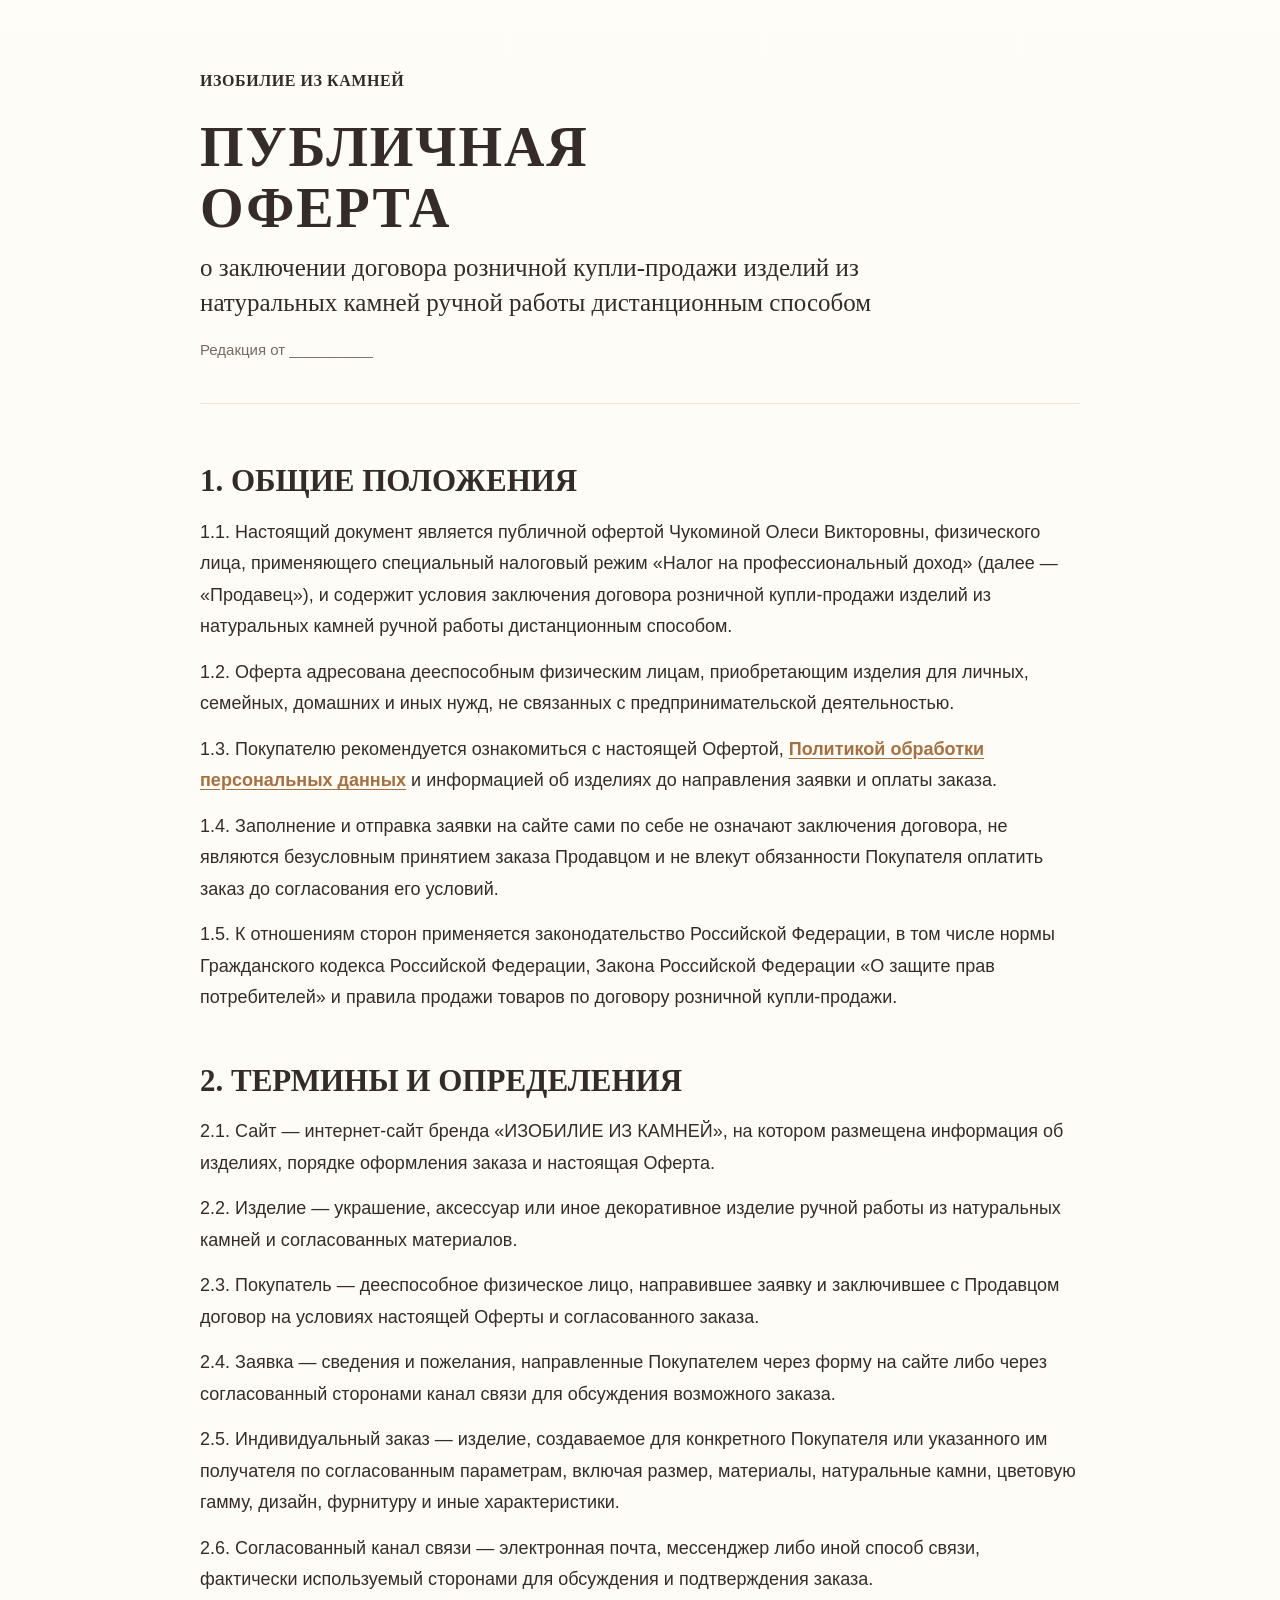
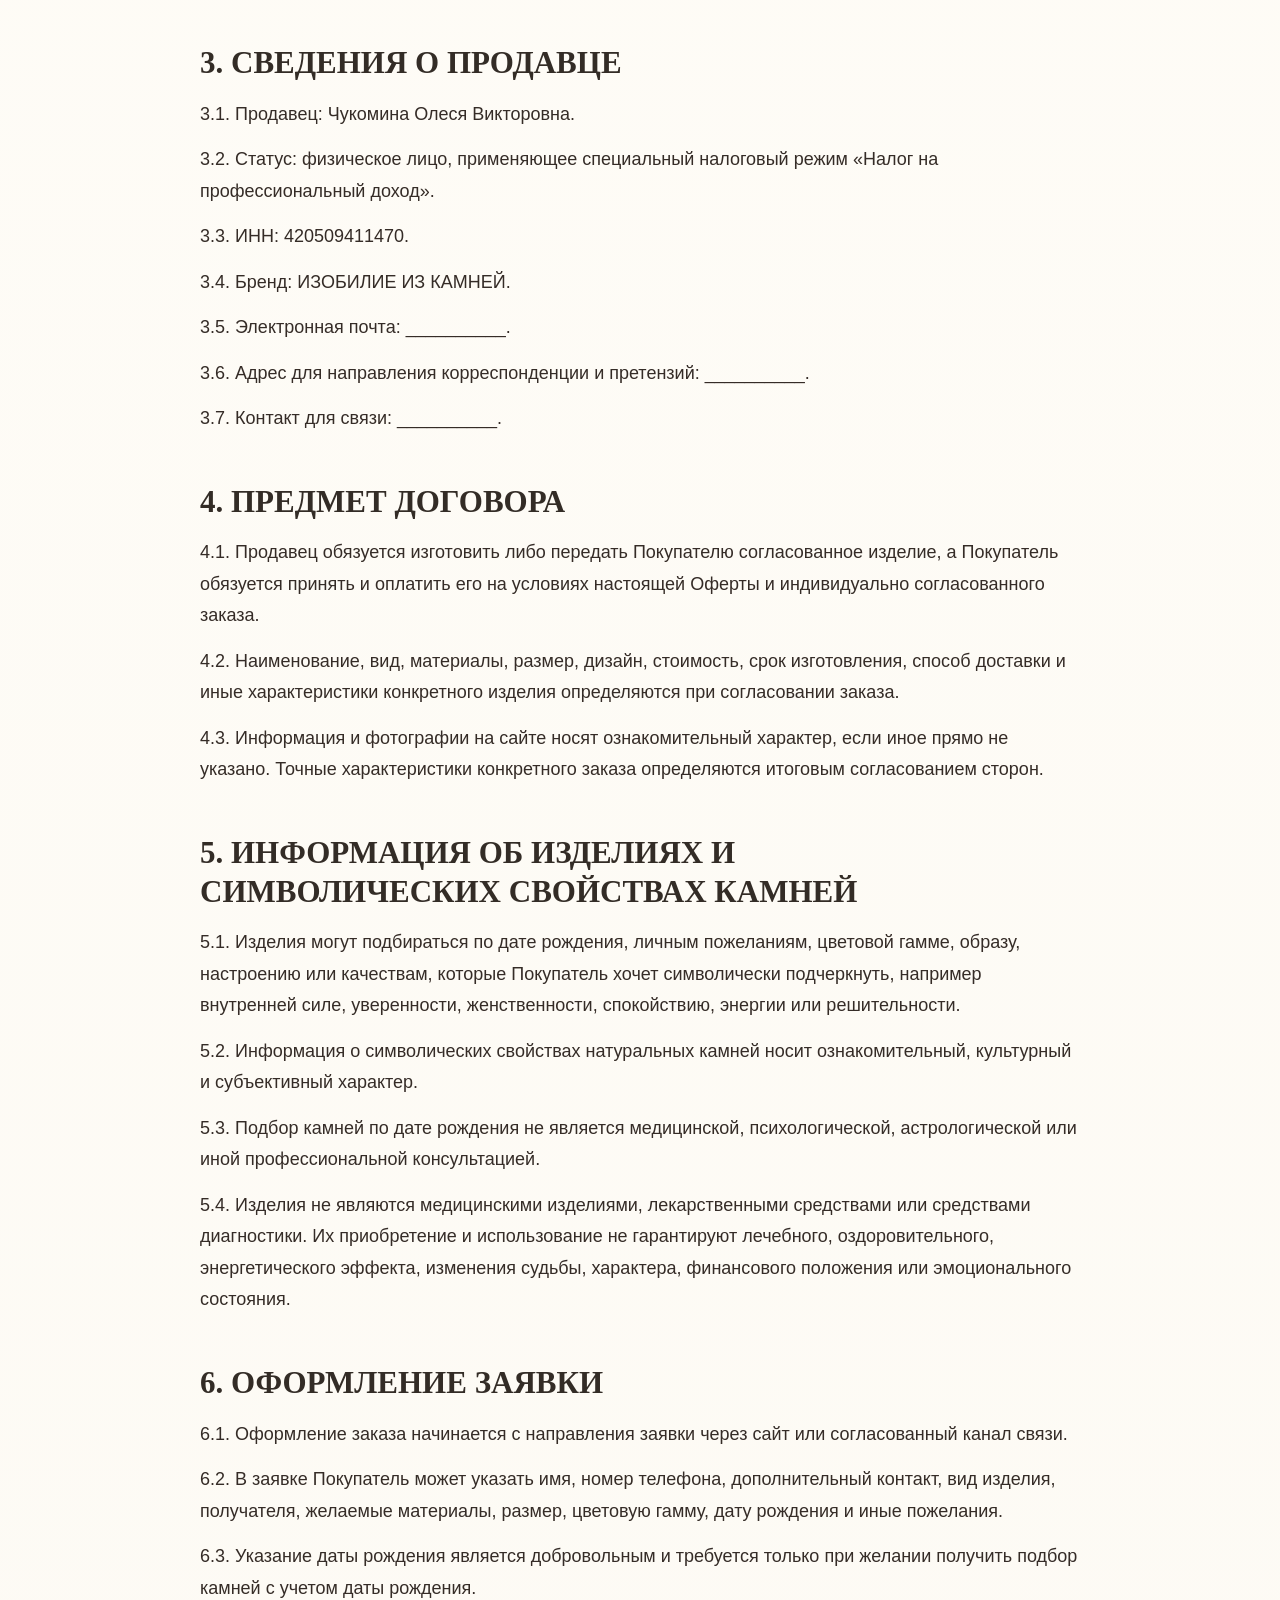
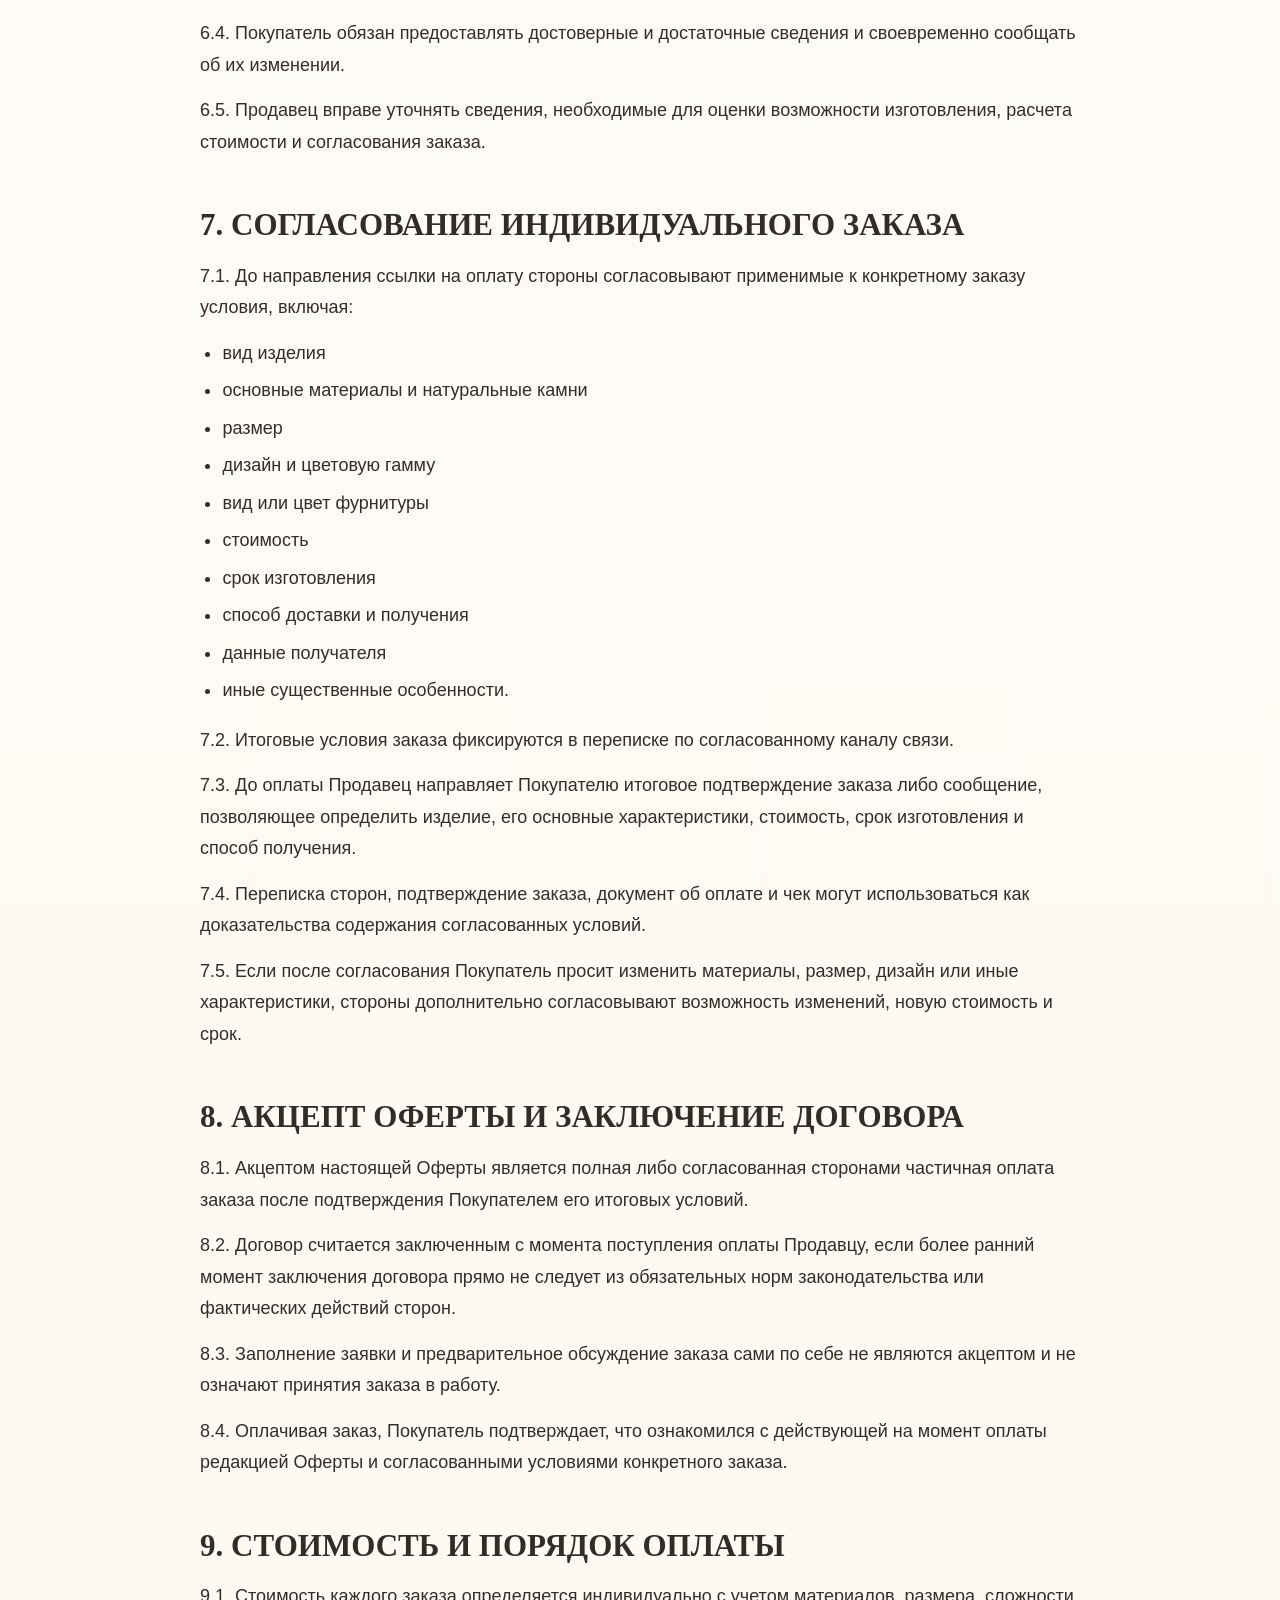
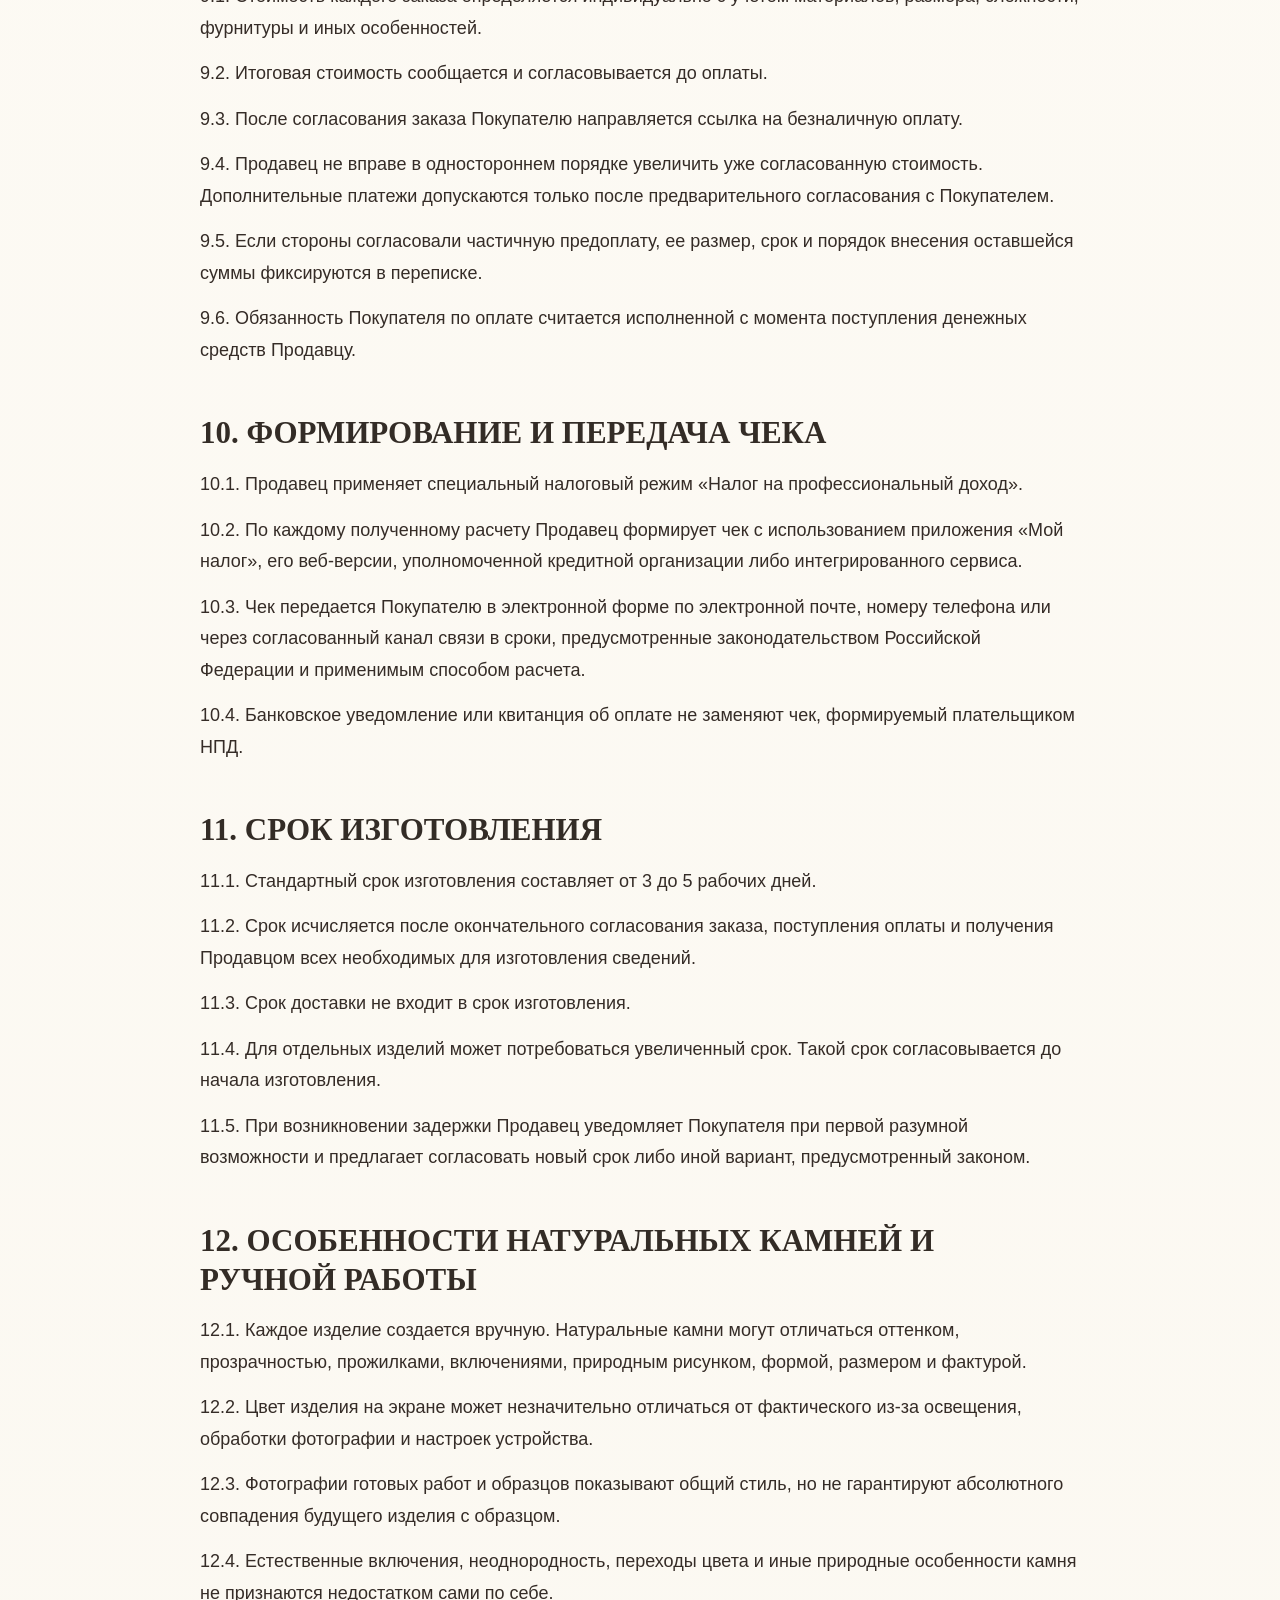
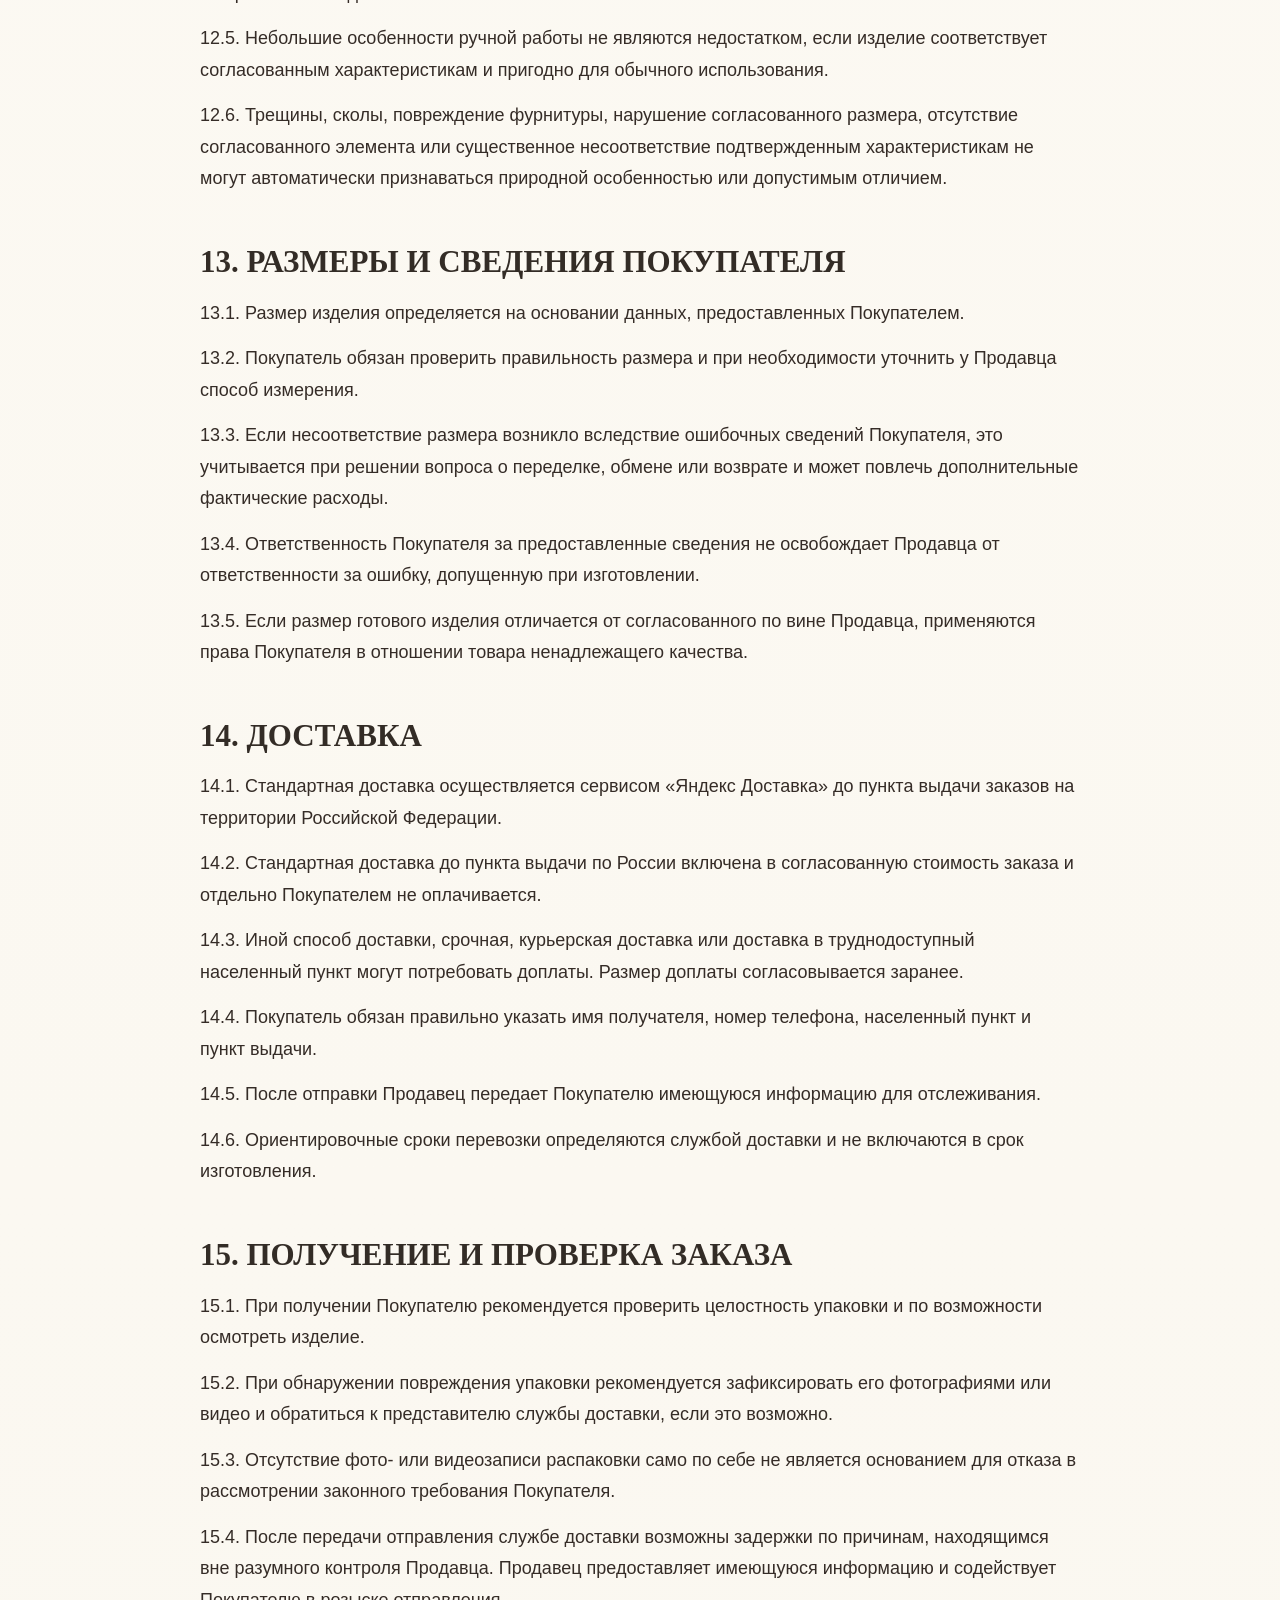
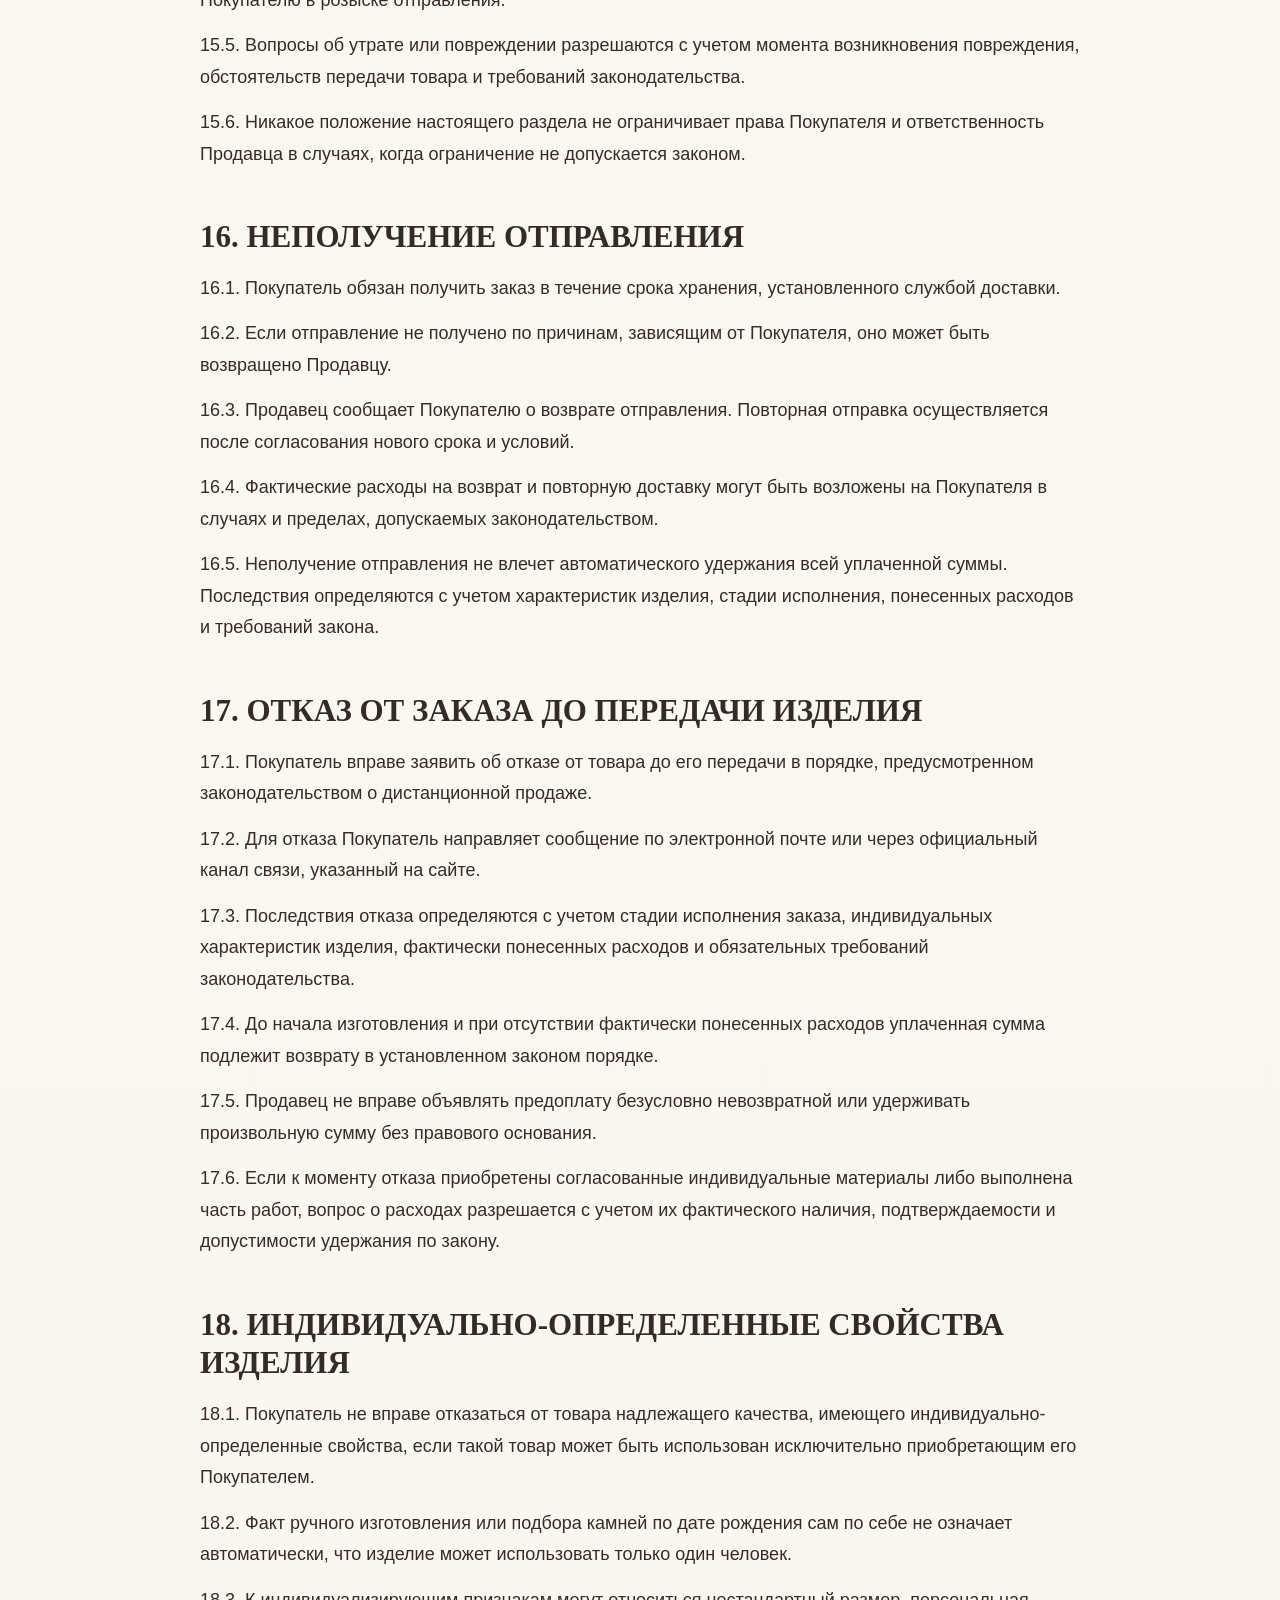
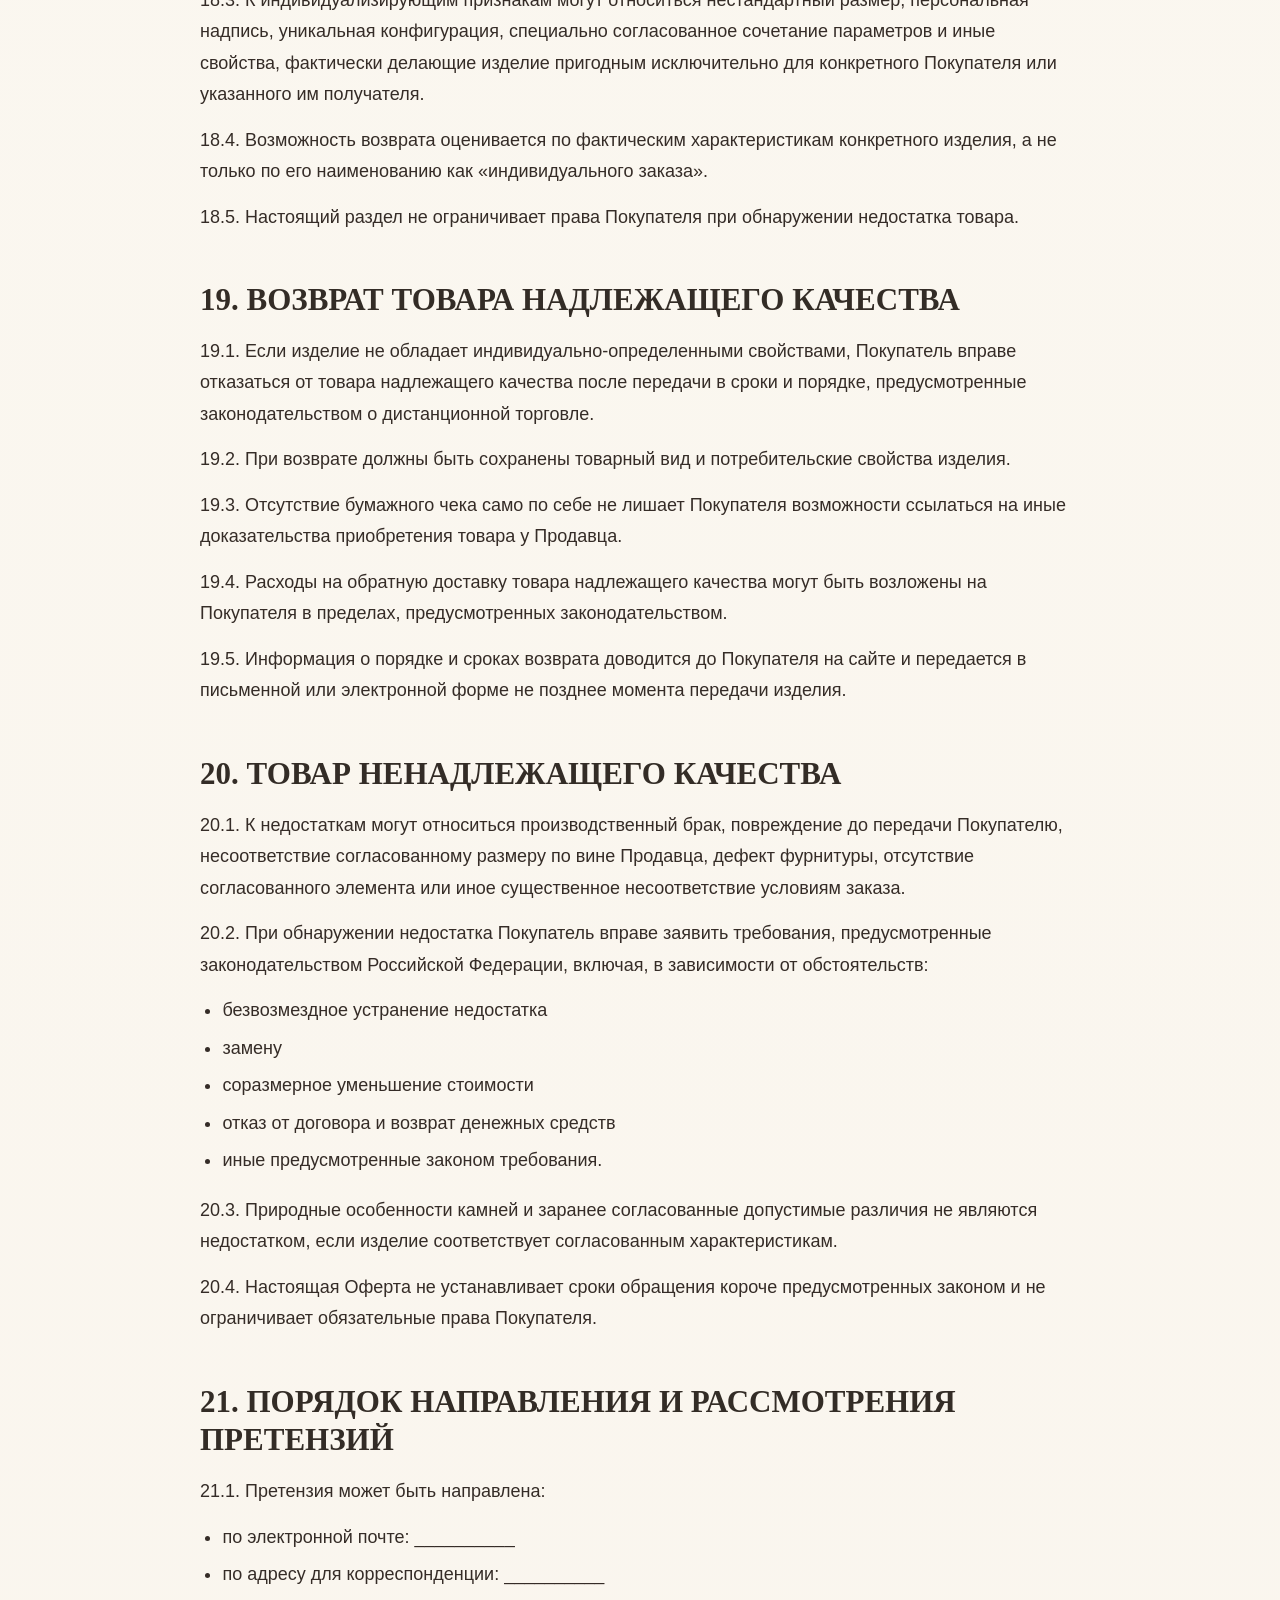
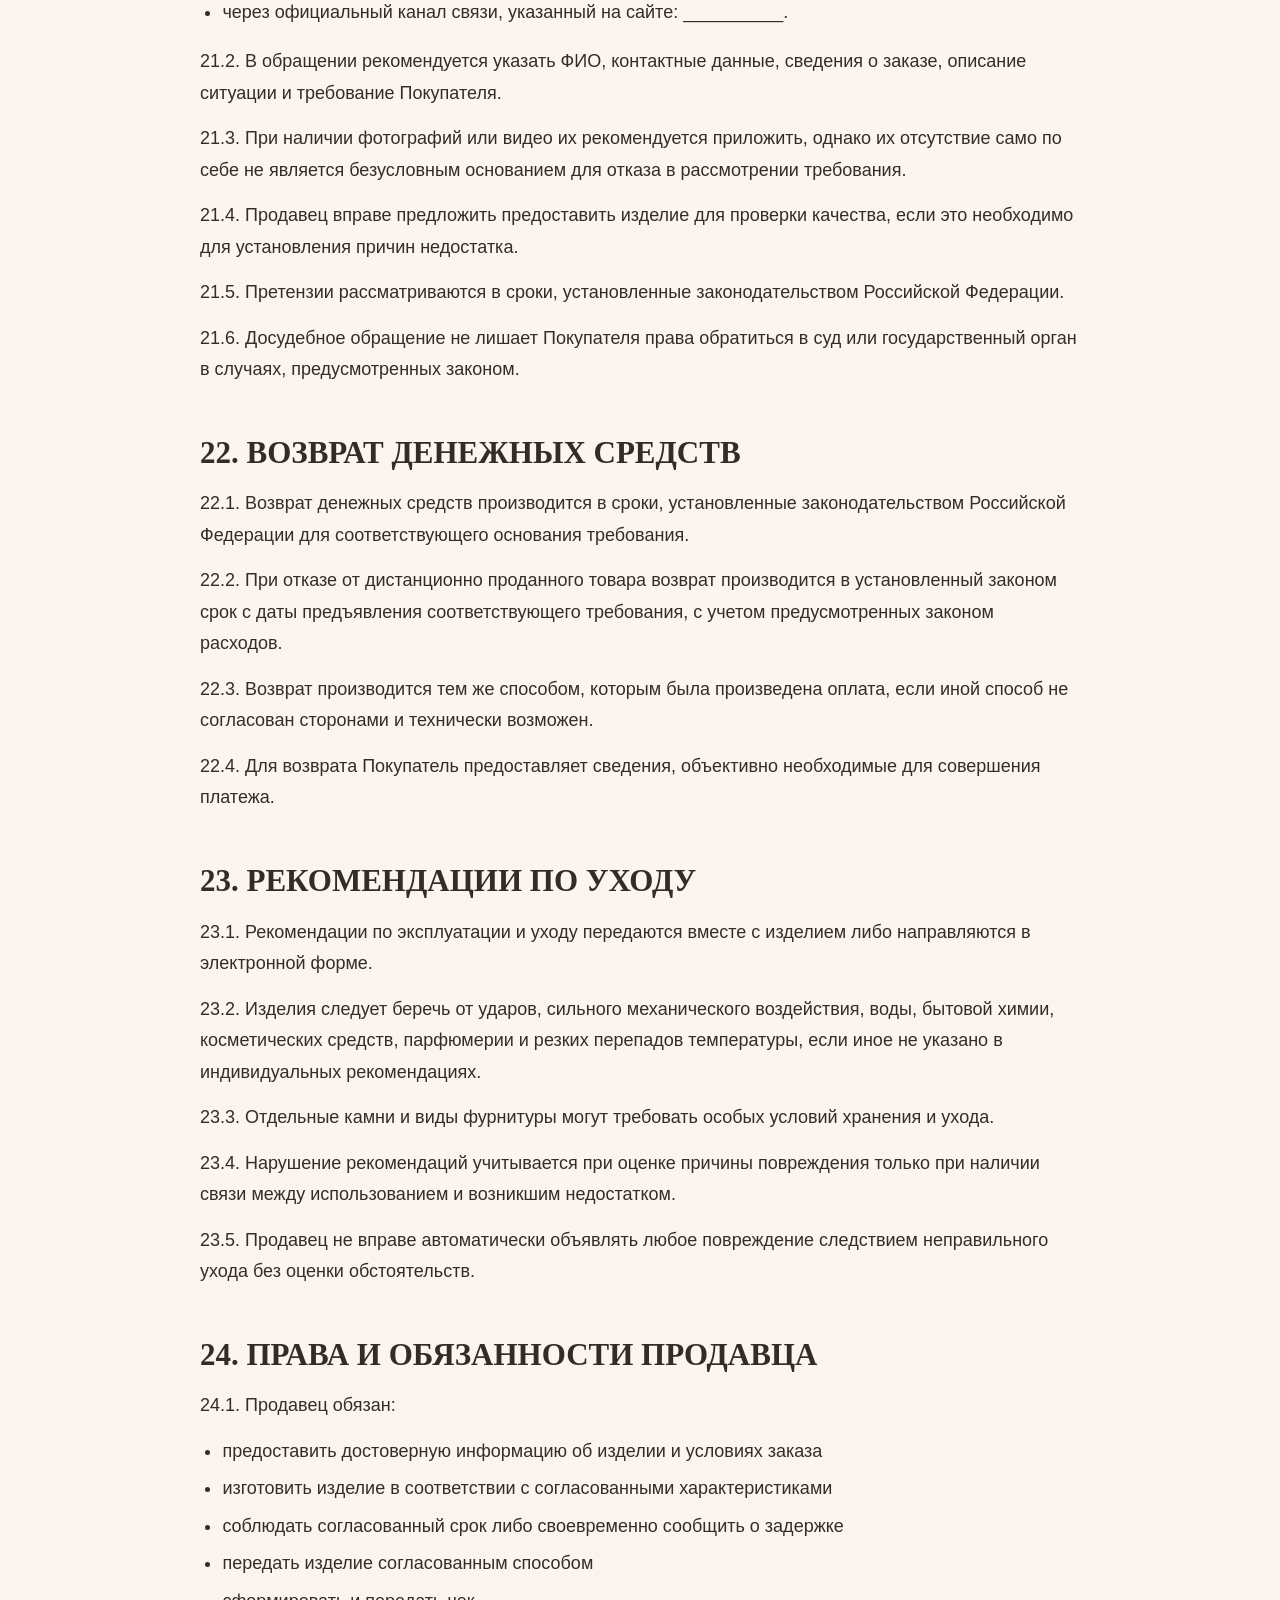
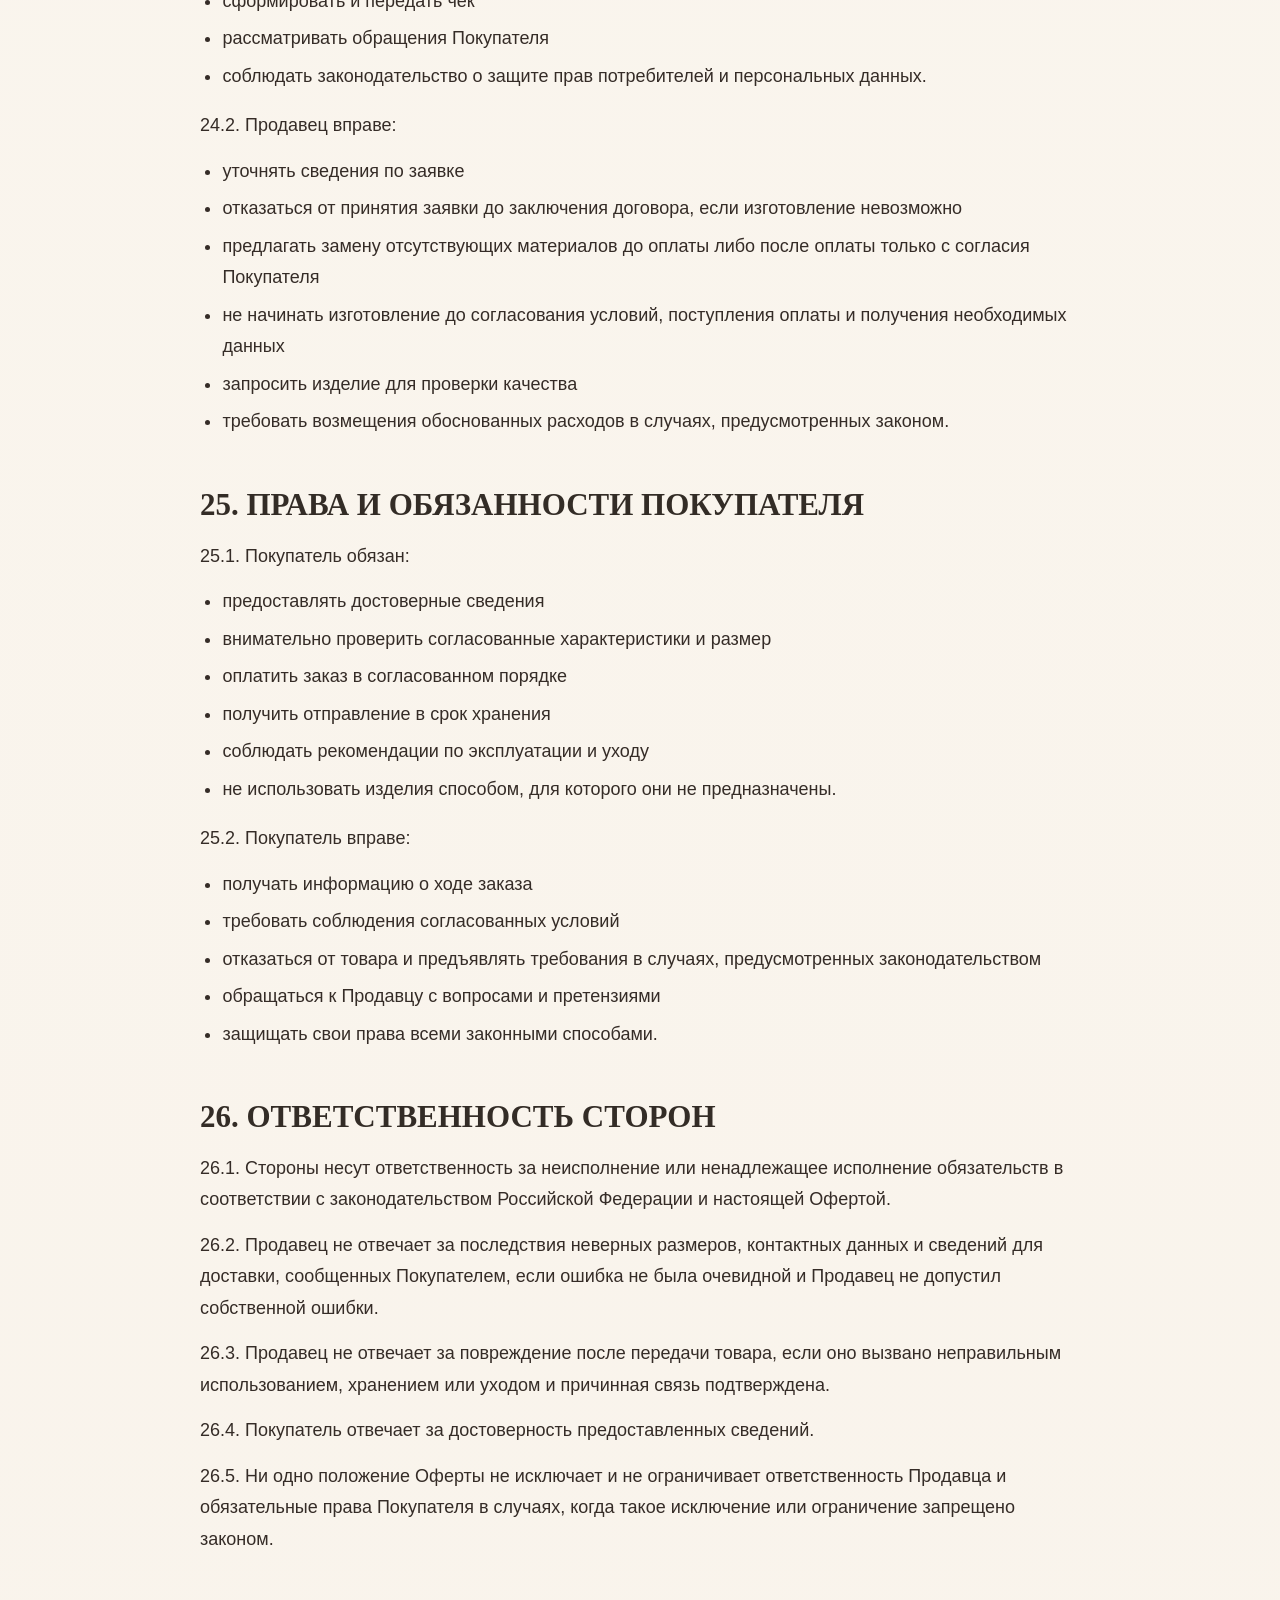
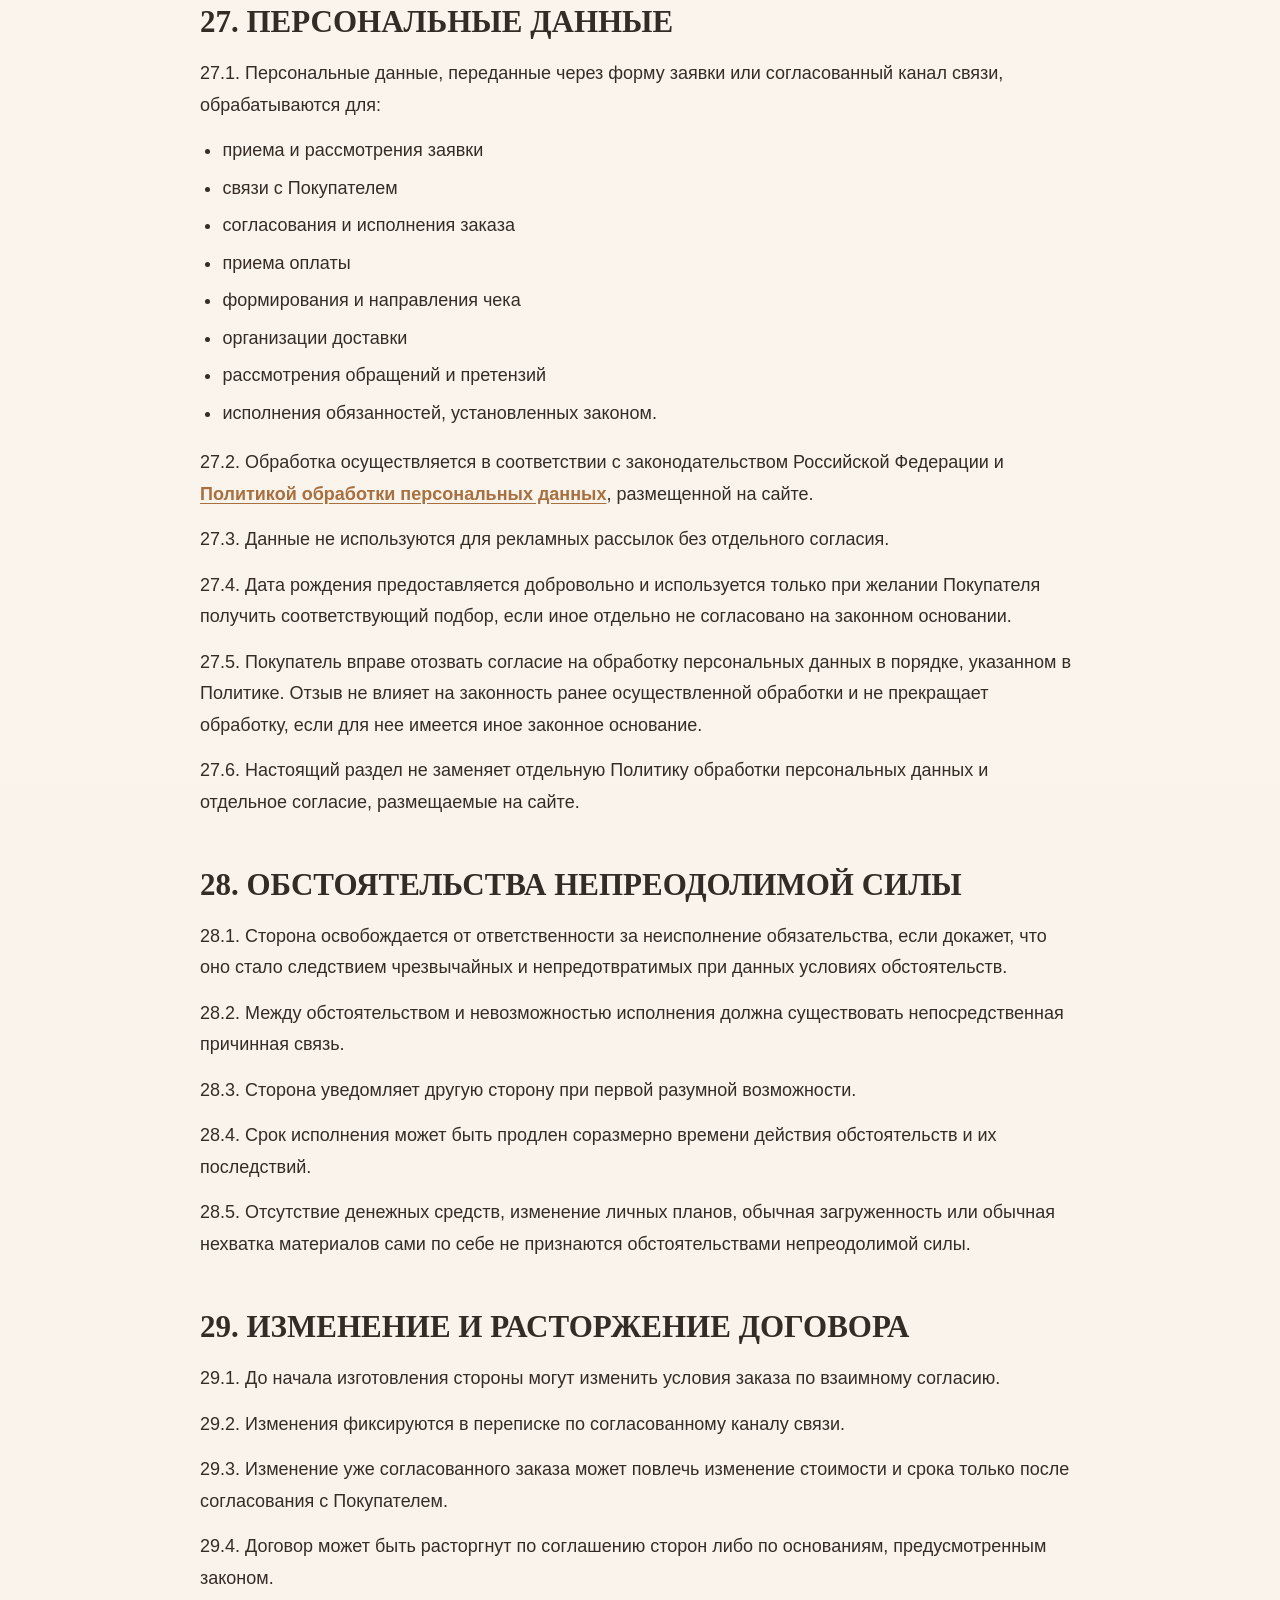
<file: offer.html>
<!DOCTYPE html>
<html lang="ru">
<head>
  <meta charset="UTF-8">
  <meta name="viewport" content="width=device-width, initial-scale=1.0">
  <title>Публичная оферта | ИЗОБИЛИЕ ИЗ КАМНЕЙ</title>
  <meta name="description" content="Публичная оферта о продаже изделий из натуральных камней ручной работы ИЗОБИЛИЕ ИЗ КАМНЕЙ.">
  <link rel="canonical" href="https://izobiliekamney.ru/offer.html">
  <link rel="stylesheet" href="styles.css?v=34">
</head>
<body>
  <main class="legal-page offer-page">
    <a class="logo" href="index.html" aria-label="ИЗОБИЛИЕ ИЗ КАМНЕЙ — на главную">ИЗОБИЛИЕ ИЗ КАМНЕЙ</a>

    <header class="offer-header">
      <h1 class="offer-title">ПУБЛИЧНАЯ ОФЕРТА</h1>
      <p class="offer-subtitle">о заключении договора розничной купли-продажи изделий из натуральных камней ручной работы дистанционным способом</p>
      <p class="offer-edition">Редакция от __________</p>
    </header>

    <section class="offer-section" aria-labelledby="section-1">
      <h2 id="section-1">1. ОБЩИЕ ПОЛОЖЕНИЯ</h2>

      <p>1.1. Настоящий документ является публичной офертой Чукоминой Олеси Викторовны, физического лица, применяющего специальный налоговый режим «Налог на профессиональный доход» (далее — «Продавец»), и содержит условия заключения договора розничной купли-продажи изделий из натуральных камней ручной работы дистанционным способом.</p>

      <p>1.2. Оферта адресована дееспособным физическим лицам, приобретающим изделия для личных, семейных, домашних и иных нужд, не связанных с предпринимательской деятельностью.</p>

      <p>1.3. Покупателю рекомендуется ознакомиться с настоящей Офертой, <a href="privacy.html">Политикой обработки персональных данных</a> и информацией об изделиях до направления заявки и оплаты заказа.</p>

      <p>1.4. Заполнение и отправка заявки на сайте сами по себе не означают заключения договора, не являются безусловным принятием заказа Продавцом и не влекут обязанности Покупателя оплатить заказ до согласования его условий.</p>

      <p>1.5. К отношениям сторон применяется законодательство Российской Федерации, в том числе нормы Гражданского кодекса Российской Федерации, Закона Российской Федерации «О защите прав потребителей» и правила продажи товаров по договору розничной купли-продажи.</p>

    </section>

    <section class="offer-section" aria-labelledby="section-2">
      <h2 id="section-2">2. ТЕРМИНЫ И ОПРЕДЕЛЕНИЯ</h2>

      <p>2.1. Сайт — интернет-сайт бренда «ИЗОБИЛИЕ ИЗ КАМНЕЙ», на котором размещена информация об изделиях, порядке оформления заказа и настоящая Оферта.</p>

      <p>2.2. Изделие — украшение, аксессуар или иное декоративное изделие ручной работы из натуральных камней и согласованных материалов.</p>

      <p>2.3. Покупатель — дееспособное физическое лицо, направившее заявку и заключившее с Продавцом договор на условиях настоящей Оферты и согласованного заказа.</p>

      <p>2.4. Заявка — сведения и пожелания, направленные Покупателем через форму на сайте либо через согласованный сторонами канал связи для обсуждения возможного заказа.</p>

      <p>2.5. Индивидуальный заказ — изделие, создаваемое для конкретного Покупателя или указанного им получателя по согласованным параметрам, включая размер, материалы, натуральные камни, цветовую гамму, дизайн, фурнитуру и иные характеристики.</p>

      <p>2.6. Согласованный канал связи — электронная почта, мессенджер либо иной способ связи, фактически используемый сторонами для обсуждения и подтверждения заказа.</p>

    </section>

    <section class="offer-section" aria-labelledby="section-3">
      <h2 id="section-3">3. СВЕДЕНИЯ О ПРОДАВЦЕ</h2>

      <p>3.1. Продавец: Чукомина Олеся Викторовна.</p>

      <p>3.2. Статус: физическое лицо, применяющее специальный налоговый режим «Налог на профессиональный доход».</p>

      <p>3.3. ИНН: 420509411470.</p>

      <p>3.4. Бренд: ИЗОБИЛИЕ ИЗ КАМНЕЙ.</p>

      <p>3.5. Электронная почта: __________.</p>

      <p>3.6. Адрес для направления корреспонденции и претензий: __________.</p>

      <p>3.7. Контакт для связи: __________.</p>

    </section>

    <section class="offer-section" aria-labelledby="section-4">
      <h2 id="section-4">4. ПРЕДМЕТ ДОГОВОРА</h2>

      <p>4.1. Продавец обязуется изготовить либо передать Покупателю согласованное изделие, а Покупатель обязуется принять и оплатить его на условиях настоящей Оферты и индивидуально согласованного заказа.</p>

      <p>4.2. Наименование, вид, материалы, размер, дизайн, стоимость, срок изготовления, способ доставки и иные характеристики конкретного изделия определяются при согласовании заказа.</p>

      <p>4.3. Информация и фотографии на сайте носят ознакомительный характер, если иное прямо не указано. Точные характеристики конкретного заказа определяются итоговым согласованием сторон.</p>

    </section>

    <section class="offer-section" aria-labelledby="section-5">
      <h2 id="section-5">5. ИНФОРМАЦИЯ ОБ ИЗДЕЛИЯХ И СИМВОЛИЧЕСКИХ СВОЙСТВАХ КАМНЕЙ</h2>

      <p>5.1. Изделия могут подбираться по дате рождения, личным пожеланиям, цветовой гамме, образу, настроению или качествам, которые Покупатель хочет символически подчеркнуть, например внутренней силе, уверенности, женственности, спокойствию, энергии или решительности.</p>

      <p>5.2. Информация о символических свойствах натуральных камней носит ознакомительный, культурный и субъективный характер.</p>

      <p>5.3. Подбор камней по дате рождения не является медицинской, психологической, астрологической или иной профессиональной консультацией.</p>

      <p>5.4. Изделия не являются медицинскими изделиями, лекарственными средствами или средствами диагностики. Их приобретение и использование не гарантируют лечебного, оздоровительного, энергетического эффекта, изменения судьбы, характера, финансового положения или эмоционального состояния.</p>

    </section>

    <section class="offer-section" aria-labelledby="section-6">
      <h2 id="section-6">6. ОФОРМЛЕНИЕ ЗАЯВКИ</h2>

      <p>6.1. Оформление заказа начинается с направления заявки через сайт или согласованный канал связи.</p>

      <p>6.2. В заявке Покупатель может указать имя, номер телефона, дополнительный контакт, вид изделия, получателя, желаемые материалы, размер, цветовую гамму, дату рождения и иные пожелания.</p>

      <p>6.3. Указание даты рождения является добровольным и требуется только при желании получить подбор камней с учетом даты рождения.</p>

      <p>6.4. Покупатель обязан предоставлять достоверные и достаточные сведения и своевременно сообщать об их изменении.</p>

      <p>6.5. Продавец вправе уточнять сведения, необходимые для оценки возможности изготовления, расчета стоимости и согласования заказа.</p>

    </section>

    <section class="offer-section" aria-labelledby="section-7">
      <h2 id="section-7">7. СОГЛАСОВАНИЕ ИНДИВИДУАЛЬНОГО ЗАКАЗА</h2>

      <p>7.1. До направления ссылки на оплату стороны согласовывают применимые к конкретному заказу условия, включая:</p>

      <ul>

        <li>вид изделия</li>

        <li>основные материалы и натуральные камни</li>

        <li>размер</li>

        <li>дизайн и цветовую гамму</li>

        <li>вид или цвет фурнитуры</li>

        <li>стоимость</li>

        <li>срок изготовления</li>

        <li>способ доставки и получения</li>

        <li>данные получателя</li>

        <li>иные существенные особенности.</li>

      </ul>

      <p>7.2. Итоговые условия заказа фиксируются в переписке по согласованному каналу связи.</p>

      <p>7.3. До оплаты Продавец направляет Покупателю итоговое подтверждение заказа либо сообщение, позволяющее определить изделие, его основные характеристики, стоимость, срок изготовления и способ получения.</p>

      <p>7.4. Переписка сторон, подтверждение заказа, документ об оплате и чек могут использоваться как доказательства содержания согласованных условий.</p>

      <p>7.5. Если после согласования Покупатель просит изменить материалы, размер, дизайн или иные характеристики, стороны дополнительно согласовывают возможность изменений, новую стоимость и срок.</p>

    </section>

    <section class="offer-section" aria-labelledby="section-8">
      <h2 id="section-8">8. АКЦЕПТ ОФЕРТЫ И ЗАКЛЮЧЕНИЕ ДОГОВОРА</h2>

      <p>8.1. Акцептом настоящей Оферты является полная либо согласованная сторонами частичная оплата заказа после подтверждения Покупателем его итоговых условий.</p>

      <p>8.2. Договор считается заключенным с момента поступления оплаты Продавцу, если более ранний момент заключения договора прямо не следует из обязательных норм законодательства или фактических действий сторон.</p>

      <p>8.3. Заполнение заявки и предварительное обсуждение заказа сами по себе не являются акцептом и не означают принятия заказа в работу.</p>

      <p>8.4. Оплачивая заказ, Покупатель подтверждает, что ознакомился с действующей на момент оплаты редакцией Оферты и согласованными условиями конкретного заказа.</p>

    </section>

    <section class="offer-section" aria-labelledby="section-9">
      <h2 id="section-9">9. СТОИМОСТЬ И ПОРЯДОК ОПЛАТЫ</h2>

      <p>9.1. Стоимость каждого заказа определяется индивидуально с учетом материалов, размера, сложности, фурнитуры и иных особенностей.</p>

      <p>9.2. Итоговая стоимость сообщается и согласовывается до оплаты.</p>

      <p>9.3. После согласования заказа Покупателю направляется ссылка на безналичную оплату.</p>

      <p>9.4. Продавец не вправе в одностороннем порядке увеличить уже согласованную стоимость. Дополнительные платежи допускаются только после предварительного согласования с Покупателем.</p>

      <p>9.5. Если стороны согласовали частичную предоплату, ее размер, срок и порядок внесения оставшейся суммы фиксируются в переписке.</p>

      <p>9.6. Обязанность Покупателя по оплате считается исполненной с момента поступления денежных средств Продавцу.</p>

    </section>

    <section class="offer-section" aria-labelledby="section-10">
      <h2 id="section-10">10. ФОРМИРОВАНИЕ И ПЕРЕДАЧА ЧЕКА</h2>

      <p>10.1. Продавец применяет специальный налоговый режим «Налог на профессиональный доход».</p>

      <p>10.2. По каждому полученному расчету Продавец формирует чек с использованием приложения «Мой налог», его веб-версии, уполномоченной кредитной организации либо интегрированного сервиса.</p>

      <p>10.3. Чек передается Покупателю в электронной форме по электронной почте, номеру телефона или через согласованный канал связи в сроки, предусмотренные законодательством Российской Федерации и применимым способом расчета.</p>

      <p>10.4. Банковское уведомление или квитанция об оплате не заменяют чек, формируемый плательщиком НПД.</p>

    </section>

    <section class="offer-section" aria-labelledby="section-11">
      <h2 id="section-11">11. СРОК ИЗГОТОВЛЕНИЯ</h2>

      <p>11.1. Стандартный срок изготовления составляет от 3 до 5 рабочих дней.</p>

      <p>11.2. Срок исчисляется после окончательного согласования заказа, поступления оплаты и получения Продавцом всех необходимых для изготовления сведений.</p>

      <p>11.3. Срок доставки не входит в срок изготовления.</p>

      <p>11.4. Для отдельных изделий может потребоваться увеличенный срок. Такой срок согласовывается до начала изготовления.</p>

      <p>11.5. При возникновении задержки Продавец уведомляет Покупателя при первой разумной возможности и предлагает согласовать новый срок либо иной вариант, предусмотренный законом.</p>

    </section>

    <section class="offer-section" aria-labelledby="section-12">
      <h2 id="section-12">12. ОСОБЕННОСТИ НАТУРАЛЬНЫХ КАМНЕЙ И РУЧНОЙ РАБОТЫ</h2>

      <p>12.1. Каждое изделие создается вручную. Натуральные камни могут отличаться оттенком, прозрачностью, прожилками, включениями, природным рисунком, формой, размером и фактурой.</p>

      <p>12.2. Цвет изделия на экране может незначительно отличаться от фактического из-за освещения, обработки фотографии и настроек устройства.</p>

      <p>12.3. Фотографии готовых работ и образцов показывают общий стиль, но не гарантируют абсолютного совпадения будущего изделия с образцом.</p>

      <p>12.4. Естественные включения, неоднородность, переходы цвета и иные природные особенности камня не признаются недостатком сами по себе.</p>

      <p>12.5. Небольшие особенности ручной работы не являются недостатком, если изделие соответствует согласованным характеристикам и пригодно для обычного использования.</p>

      <p>12.6. Трещины, сколы, повреждение фурнитуры, нарушение согласованного размера, отсутствие согласованного элемента или существенное несоответствие подтвержденным характеристикам не могут автоматически признаваться природной особенностью или допустимым отличием.</p>

    </section>

    <section class="offer-section" aria-labelledby="section-13">
      <h2 id="section-13">13. РАЗМЕРЫ И СВЕДЕНИЯ ПОКУПАТЕЛЯ</h2>

      <p>13.1. Размер изделия определяется на основании данных, предоставленных Покупателем.</p>

      <p>13.2. Покупатель обязан проверить правильность размера и при необходимости уточнить у Продавца способ измерения.</p>

      <p>13.3. Если несоответствие размера возникло вследствие ошибочных сведений Покупателя, это учитывается при решении вопроса о переделке, обмене или возврате и может повлечь дополнительные фактические расходы.</p>

      <p>13.4. Ответственность Покупателя за предоставленные сведения не освобождает Продавца от ответственности за ошибку, допущенную при изготовлении.</p>

      <p>13.5. Если размер готового изделия отличается от согласованного по вине Продавца, применяются права Покупателя в отношении товара ненадлежащего качества.</p>

    </section>

    <section class="offer-section" aria-labelledby="section-14">
      <h2 id="section-14">14. ДОСТАВКА</h2>

      <p>14.1. Стандартная доставка осуществляется сервисом «Яндекс Доставка» до пункта выдачи заказов на территории Российской Федерации.</p>

      <p>14.2. Стандартная доставка до пункта выдачи по России включена в согласованную стоимость заказа и отдельно Покупателем не оплачивается.</p>

      <p>14.3. Иной способ доставки, срочная, курьерская доставка или доставка в труднодоступный населенный пункт могут потребовать доплаты. Размер доплаты согласовывается заранее.</p>

      <p>14.4. Покупатель обязан правильно указать имя получателя, номер телефона, населенный пункт и пункт выдачи.</p>

      <p>14.5. После отправки Продавец передает Покупателю имеющуюся информацию для отслеживания.</p>

      <p>14.6. Ориентировочные сроки перевозки определяются службой доставки и не включаются в срок изготовления.</p>

    </section>

    <section class="offer-section" aria-labelledby="section-15">
      <h2 id="section-15">15. ПОЛУЧЕНИЕ И ПРОВЕРКА ЗАКАЗА</h2>

      <p>15.1. При получении Покупателю рекомендуется проверить целостность упаковки и по возможности осмотреть изделие.</p>

      <p>15.2. При обнаружении повреждения упаковки рекомендуется зафиксировать его фотографиями или видео и обратиться к представителю службы доставки, если это возможно.</p>

      <p>15.3. Отсутствие фото- или видеозаписи распаковки само по себе не является основанием для отказа в рассмотрении законного требования Покупателя.</p>

      <p>15.4. После передачи отправления службе доставки возможны задержки по причинам, находящимся вне разумного контроля Продавца. Продавец предоставляет имеющуюся информацию и содействует Покупателю в розыске отправления.</p>

      <p>15.5. Вопросы об утрате или повреждении разрешаются с учетом момента возникновения повреждения, обстоятельств передачи товара и требований законодательства.</p>

      <p>15.6. Никакое положение настоящего раздела не ограничивает права Покупателя и ответственность Продавца в случаях, когда ограничение не допускается законом.</p>

    </section>

    <section class="offer-section" aria-labelledby="section-16">
      <h2 id="section-16">16. НЕПОЛУЧЕНИЕ ОТПРАВЛЕНИЯ</h2>

      <p>16.1. Покупатель обязан получить заказ в течение срока хранения, установленного службой доставки.</p>

      <p>16.2. Если отправление не получено по причинам, зависящим от Покупателя, оно может быть возвращено Продавцу.</p>

      <p>16.3. Продавец сообщает Покупателю о возврате отправления. Повторная отправка осуществляется после согласования нового срока и условий.</p>

      <p>16.4. Фактические расходы на возврат и повторную доставку могут быть возложены на Покупателя в случаях и пределах, допускаемых законодательством.</p>

      <p>16.5. Неполучение отправления не влечет автоматического удержания всей уплаченной суммы. Последствия определяются с учетом характеристик изделия, стадии исполнения, понесенных расходов и требований закона.</p>

    </section>

    <section class="offer-section" aria-labelledby="section-17">
      <h2 id="section-17">17. ОТКАЗ ОТ ЗАКАЗА ДО ПЕРЕДАЧИ ИЗДЕЛИЯ</h2>

      <p>17.1. Покупатель вправе заявить об отказе от товара до его передачи в порядке, предусмотренном законодательством о дистанционной продаже.</p>

      <p>17.2. Для отказа Покупатель направляет сообщение по электронной почте или через официальный канал связи, указанный на сайте.</p>

      <p>17.3. Последствия отказа определяются с учетом стадии исполнения заказа, индивидуальных характеристик изделия, фактически понесенных расходов и обязательных требований законодательства.</p>

      <p>17.4. До начала изготовления и при отсутствии фактически понесенных расходов уплаченная сумма подлежит возврату в установленном законом порядке.</p>

      <p>17.5. Продавец не вправе объявлять предоплату безусловно невозвратной или удерживать произвольную сумму без правового основания.</p>

      <p>17.6. Если к моменту отказа приобретены согласованные индивидуальные материалы либо выполнена часть работ, вопрос о расходах разрешается с учетом их фактического наличия, подтверждаемости и допустимости удержания по закону.</p>

    </section>

    <section class="offer-section" aria-labelledby="section-18">
      <h2 id="section-18">18. ИНДИВИДУАЛЬНО-ОПРЕДЕЛЕННЫЕ СВОЙСТВА ИЗДЕЛИЯ</h2>

      <p>18.1. Покупатель не вправе отказаться от товара надлежащего качества, имеющего индивидуально-определенные свойства, если такой товар может быть использован исключительно приобретающим его Покупателем.</p>

      <p>18.2. Факт ручного изготовления или подбора камней по дате рождения сам по себе не означает автоматически, что изделие может использовать только один человек.</p>

      <p>18.3. К индивидуализирующим признакам могут относиться нестандартный размер, персональная надпись, уникальная конфигурация, специально согласованное сочетание параметров и иные свойства, фактически делающие изделие пригодным исключительно для конкретного Покупателя или указанного им получателя.</p>

      <p>18.4. Возможность возврата оценивается по фактическим характеристикам конкретного изделия, а не только по его наименованию как «индивидуального заказа».</p>

      <p>18.5. Настоящий раздел не ограничивает права Покупателя при обнаружении недостатка товара.</p>

    </section>

    <section class="offer-section" aria-labelledby="section-19">
      <h2 id="section-19">19. ВОЗВРАТ ТОВАРА НАДЛЕЖАЩЕГО КАЧЕСТВА</h2>

      <p>19.1. Если изделие не обладает индивидуально-определенными свойствами, Покупатель вправе отказаться от товара надлежащего качества после передачи в сроки и порядке, предусмотренные законодательством о дистанционной торговле.</p>

      <p>19.2. При возврате должны быть сохранены товарный вид и потребительские свойства изделия.</p>

      <p>19.3. Отсутствие бумажного чека само по себе не лишает Покупателя возможности ссылаться на иные доказательства приобретения товара у Продавца.</p>

      <p>19.4. Расходы на обратную доставку товара надлежащего качества могут быть возложены на Покупателя в пределах, предусмотренных законодательством.</p>

      <p>19.5. Информация о порядке и сроках возврата доводится до Покупателя на сайте и передается в письменной или электронной форме не позднее момента передачи изделия.</p>

    </section>

    <section class="offer-section" aria-labelledby="section-20">
      <h2 id="section-20">20. ТОВАР НЕНАДЛЕЖАЩЕГО КАЧЕСТВА</h2>

      <p>20.1. К недостаткам могут относиться производственный брак, повреждение до передачи Покупателю, несоответствие согласованному размеру по вине Продавца, дефект фурнитуры, отсутствие согласованного элемента или иное существенное несоответствие условиям заказа.</p>

      <p>20.2. При обнаружении недостатка Покупатель вправе заявить требования, предусмотренные законодательством Российской Федерации, включая, в зависимости от обстоятельств:</p>

      <ul>

        <li>безвозмездное устранение недостатка</li>

        <li>замену</li>

        <li>соразмерное уменьшение стоимости</li>

        <li>отказ от договора и возврат денежных средств</li>

        <li>иные предусмотренные законом требования.</li>

      </ul>

      <p>20.3. Природные особенности камней и заранее согласованные допустимые различия не являются недостатком, если изделие соответствует согласованным характеристикам.</p>

      <p>20.4. Настоящая Оферта не устанавливает сроки обращения короче предусмотренных законом и не ограничивает обязательные права Покупателя.</p>

    </section>

    <section class="offer-section" aria-labelledby="section-21">
      <h2 id="section-21">21. ПОРЯДОК НАПРАВЛЕНИЯ И РАССМОТРЕНИЯ ПРЕТЕНЗИЙ</h2>

      <p>21.1. Претензия может быть направлена:</p>

      <ul>

        <li>по электронной почте: __________</li>

        <li>по адресу для корреспонденции: __________</li>

        <li>через официальный канал связи, указанный на сайте: __________.</li>

      </ul>

      <p>21.2. В обращении рекомендуется указать ФИО, контактные данные, сведения о заказе, описание ситуации и требование Покупателя.</p>

      <p>21.3. При наличии фотографий или видео их рекомендуется приложить, однако их отсутствие само по себе не является безусловным основанием для отказа в рассмотрении требования.</p>

      <p>21.4. Продавец вправе предложить предоставить изделие для проверки качества, если это необходимо для установления причин недостатка.</p>

      <p>21.5. Претензии рассматриваются в сроки, установленные законодательством Российской Федерации.</p>

      <p>21.6. Досудебное обращение не лишает Покупателя права обратиться в суд или государственный орган в случаях, предусмотренных законом.</p>

    </section>

    <section class="offer-section" aria-labelledby="section-22">
      <h2 id="section-22">22. ВОЗВРАТ ДЕНЕЖНЫХ СРЕДСТВ</h2>

      <p>22.1. Возврат денежных средств производится в сроки, установленные законодательством Российской Федерации для соответствующего основания требования.</p>

      <p>22.2. При отказе от дистанционно проданного товара возврат производится в установленный законом срок с даты предъявления соответствующего требования, с учетом предусмотренных законом расходов.</p>

      <p>22.3. Возврат производится тем же способом, которым была произведена оплата, если иной способ не согласован сторонами и технически возможен.</p>

      <p>22.4. Для возврата Покупатель предоставляет сведения, объективно необходимые для совершения платежа.</p>

    </section>

    <section class="offer-section" aria-labelledby="section-23">
      <h2 id="section-23">23. РЕКОМЕНДАЦИИ ПО УХОДУ</h2>

      <p>23.1. Рекомендации по эксплуатации и уходу передаются вместе с изделием либо направляются в электронной форме.</p>

      <p>23.2. Изделия следует беречь от ударов, сильного механического воздействия, воды, бытовой химии, косметических средств, парфюмерии и резких перепадов температуры, если иное не указано в индивидуальных рекомендациях.</p>

      <p>23.3. Отдельные камни и виды фурнитуры могут требовать особых условий хранения и ухода.</p>

      <p>23.4. Нарушение рекомендаций учитывается при оценке причины повреждения только при наличии связи между использованием и возникшим недостатком.</p>

      <p>23.5. Продавец не вправе автоматически объявлять любое повреждение следствием неправильного ухода без оценки обстоятельств.</p>

    </section>

    <section class="offer-section" aria-labelledby="section-24">
      <h2 id="section-24">24. ПРАВА И ОБЯЗАННОСТИ ПРОДАВЦА</h2>

      <p>24.1. Продавец обязан:</p>

      <ul>

        <li>предоставить достоверную информацию об изделии и условиях заказа</li>

        <li>изготовить изделие в соответствии с согласованными характеристиками</li>

        <li>соблюдать согласованный срок либо своевременно сообщить о задержке</li>

        <li>передать изделие согласованным способом</li>

        <li>сформировать и передать чек</li>

        <li>рассматривать обращения Покупателя</li>

        <li>соблюдать законодательство о защите прав потребителей и персональных данных.</li>

      </ul>

      <p>24.2. Продавец вправе:</p>

      <ul>

        <li>уточнять сведения по заявке</li>

        <li>отказаться от принятия заявки до заключения договора, если изготовление невозможно</li>

        <li>предлагать замену отсутствующих материалов до оплаты либо после оплаты только с согласия Покупателя</li>

        <li>не начинать изготовление до согласования условий, поступления оплаты и получения необходимых данных</li>

        <li>запросить изделие для проверки качества</li>

        <li>требовать возмещения обоснованных расходов в случаях, предусмотренных законом.</li>

      </ul>

    </section>

    <section class="offer-section" aria-labelledby="section-25">
      <h2 id="section-25">25. ПРАВА И ОБЯЗАННОСТИ ПОКУПАТЕЛЯ</h2>

      <p>25.1. Покупатель обязан:</p>

      <ul>

        <li>предоставлять достоверные сведения</li>

        <li>внимательно проверить согласованные характеристики и размер</li>

        <li>оплатить заказ в согласованном порядке</li>

        <li>получить отправление в срок хранения</li>

        <li>соблюдать рекомендации по эксплуатации и уходу</li>

        <li>не использовать изделия способом, для которого они не предназначены.</li>

      </ul>

      <p>25.2. Покупатель вправе:</p>

      <ul>

        <li>получать информацию о ходе заказа</li>

        <li>требовать соблюдения согласованных условий</li>

        <li>отказаться от товара и предъявлять требования в случаях, предусмотренных законодательством</li>

        <li>обращаться к Продавцу с вопросами и претензиями</li>

        <li>защищать свои права всеми законными способами.</li>

      </ul>

    </section>

    <section class="offer-section" aria-labelledby="section-26">
      <h2 id="section-26">26. ОТВЕТСТВЕННОСТЬ СТОРОН</h2>

      <p>26.1. Стороны несут ответственность за неисполнение или ненадлежащее исполнение обязательств в соответствии с законодательством Российской Федерации и настоящей Офертой.</p>

      <p>26.2. Продавец не отвечает за последствия неверных размеров, контактных данных и сведений для доставки, сообщенных Покупателем, если ошибка не была очевидной и Продавец не допустил собственной ошибки.</p>

      <p>26.3. Продавец не отвечает за повреждение после передачи товара, если оно вызвано неправильным использованием, хранением или уходом и причинная связь подтверждена.</p>

      <p>26.4. Покупатель отвечает за достоверность предоставленных сведений.</p>

      <p>26.5. Ни одно положение Оферты не исключает и не ограничивает ответственность Продавца и обязательные права Покупателя в случаях, когда такое исключение или ограничение запрещено законом.</p>

    </section>

    <section class="offer-section" aria-labelledby="section-27">
      <h2 id="section-27">27. ПЕРСОНАЛЬНЫЕ ДАННЫЕ</h2>

      <p>27.1. Персональные данные, переданные через форму заявки или согласованный канал связи, обрабатываются для:</p>

      <ul>

        <li>приема и рассмотрения заявки</li>

        <li>связи с Покупателем</li>

        <li>согласования и исполнения заказа</li>

        <li>приема оплаты</li>

        <li>формирования и направления чека</li>

        <li>организации доставки</li>

        <li>рассмотрения обращений и претензий</li>

        <li>исполнения обязанностей, установленных законом.</li>

      </ul>

      <p>27.2. Обработка осуществляется в соответствии с законодательством Российской Федерации и <a href="privacy.html">Политикой обработки персональных данных</a>, размещенной на сайте.</p>

      <p>27.3. Данные не используются для рекламных рассылок без отдельного согласия.</p>

      <p>27.4. Дата рождения предоставляется добровольно и используется только при желании Покупателя получить соответствующий подбор, если иное отдельно не согласовано на законном основании.</p>

      <p>27.5. Покупатель вправе отозвать согласие на обработку персональных данных в порядке, указанном в Политике. Отзыв не влияет на законность ранее осуществленной обработки и не прекращает обработку, если для нее имеется иное законное основание.</p>

      <p>27.6. Настоящий раздел не заменяет отдельную Политику обработки персональных данных и отдельное согласие, размещаемые на сайте.</p>

    </section>

    <section class="offer-section" aria-labelledby="section-28">
      <h2 id="section-28">28. ОБСТОЯТЕЛЬСТВА НЕПРЕОДОЛИМОЙ СИЛЫ</h2>

      <p>28.1. Сторона освобождается от ответственности за неисполнение обязательства, если докажет, что оно стало следствием чрезвычайных и непредотвратимых при данных условиях обстоятельств.</p>

      <p>28.2. Между обстоятельством и невозможностью исполнения должна существовать непосредственная причинная связь.</p>

      <p>28.3. Сторона уведомляет другую сторону при первой разумной возможности.</p>

      <p>28.4. Срок исполнения может быть продлен соразмерно времени действия обстоятельств и их последствий.</p>

      <p>28.5. Отсутствие денежных средств, изменение личных планов, обычная загруженность или обычная нехватка материалов сами по себе не признаются обстоятельствами непреодолимой силы.</p>

    </section>

    <section class="offer-section" aria-labelledby="section-29">
      <h2 id="section-29">29. ИЗМЕНЕНИЕ И РАСТОРЖЕНИЕ ДОГОВОРА</h2>

      <p>29.1. До начала изготовления стороны могут изменить условия заказа по взаимному согласию.</p>

      <p>29.2. Изменения фиксируются в переписке по согласованному каналу связи.</p>

      <p>29.3. Изменение уже согласованного заказа может повлечь изменение стоимости и срока только после согласования с Покупателем.</p>

      <p>29.4. Договор может быть расторгнут по соглашению сторон либо по основаниям, предусмотренным законом.</p>

      <p>29.5. Продавец не вправе односторонним изменением Оферты ухудшить условия уже заключенного договора.</p>

    </section>

    <section class="offer-section" aria-labelledby="section-30">
      <h2 id="section-30">30. РАЗРЕШЕНИЕ СПОРОВ</h2>

      <p>30.1. Стороны стремятся урегулировать разногласия путем переговоров и обмена обращениями.</p>

      <p>30.2. Если урегулировать спор не удалось, он разрешается в порядке, установленном законодательством Российской Федерации.</p>

      <p>30.3. Подсудность определяется законодательством о защите прав потребителей и процессуальным законодательством.</p>

      <p>30.4. Настоящая Оферта не устанавливает обязательную исключительную подсудность по месту нахождения Продавца.</p>

    </section>

    <section class="offer-section" aria-labelledby="section-31">
      <h2 id="section-31">31. СРОК ДЕЙСТВИЯ И ИЗМЕНЕНИЕ ОФЕРТЫ</h2>

      <p>31.1. Оферта действует с даты ее размещения на сайте до отзыва или замены новой редакцией.</p>

      <p>31.2. Продавец вправе изменять Оферту для будущих заказов.</p>

      <p>31.3. К заключенному договору применяется редакция, действовавшая на момент акцепта, если стороны письменно не согласовали иное и такое изменение не ухудшает положение Покупателя.</p>

      <p>31.4. Продавцу рекомендуется сохранять доступ к предыдущим редакциям либо иным способом фиксировать редакцию, действовавшую на дату оплаты.</p>

    </section>

    <section class="offer-section" aria-labelledby="section-32">
      <h2 id="section-32">32. ЗАКЛЮЧИТЕЛЬНЫЕ ПОЛОЖЕНИЯ</h2>

      <p>32.1. Юридически значимые сообщения могут направляться по согласованным каналам связи, если законодательством не предусмотрена иная форма.</p>

      <p>32.2. Недействительность одного положения Оферты не влечет недействительность остальных положений.</p>

      <p>32.3. Заголовки разделов используются для удобства и не изменяют смысл положений.</p>

      <p>32.4. По вопросам, не урегулированным Офертой, стороны руководствуются законодательством Российской Федерации.</p>

    </section>

    <section class="offer-section offer-details" aria-labelledby="section-33">
      <h2 id="section-33">33. РЕКВИЗИТЫ ПРОДАВЦА</h2>

      <address>
        <p>Продавец:<br>
        Чукомина Олеся Викторовна</p>
      </address>

      <address>
        <p>Статус:<br>
        Физическое лицо, применяющее специальный налоговый режим «Налог на профессиональный доход»</p>
      </address>

      <address>
        <p>ИНН:<br>
        420509411470</p>
      </address>

      <address>
        <p>Бренд:<br>
        ИЗОБИЛИЕ ИЗ КАМНЕЙ</p>
      </address>

      <address>
        <p>Электронная почта:<br>
        __________</p>
      </address>

      <address>
        <p>Адрес для направления корреспонденции и претензий:<br>
        __________</p>
      </address>

      <address>
        <p>Контакт для связи:<br>
        __________</p>
      </address>

    </section>

    <div class="offer-actions">
      <a class="button secondary" href="index.html">Вернуться на главную</a>
    </div>
  </main>
</body>
</html>
</file>
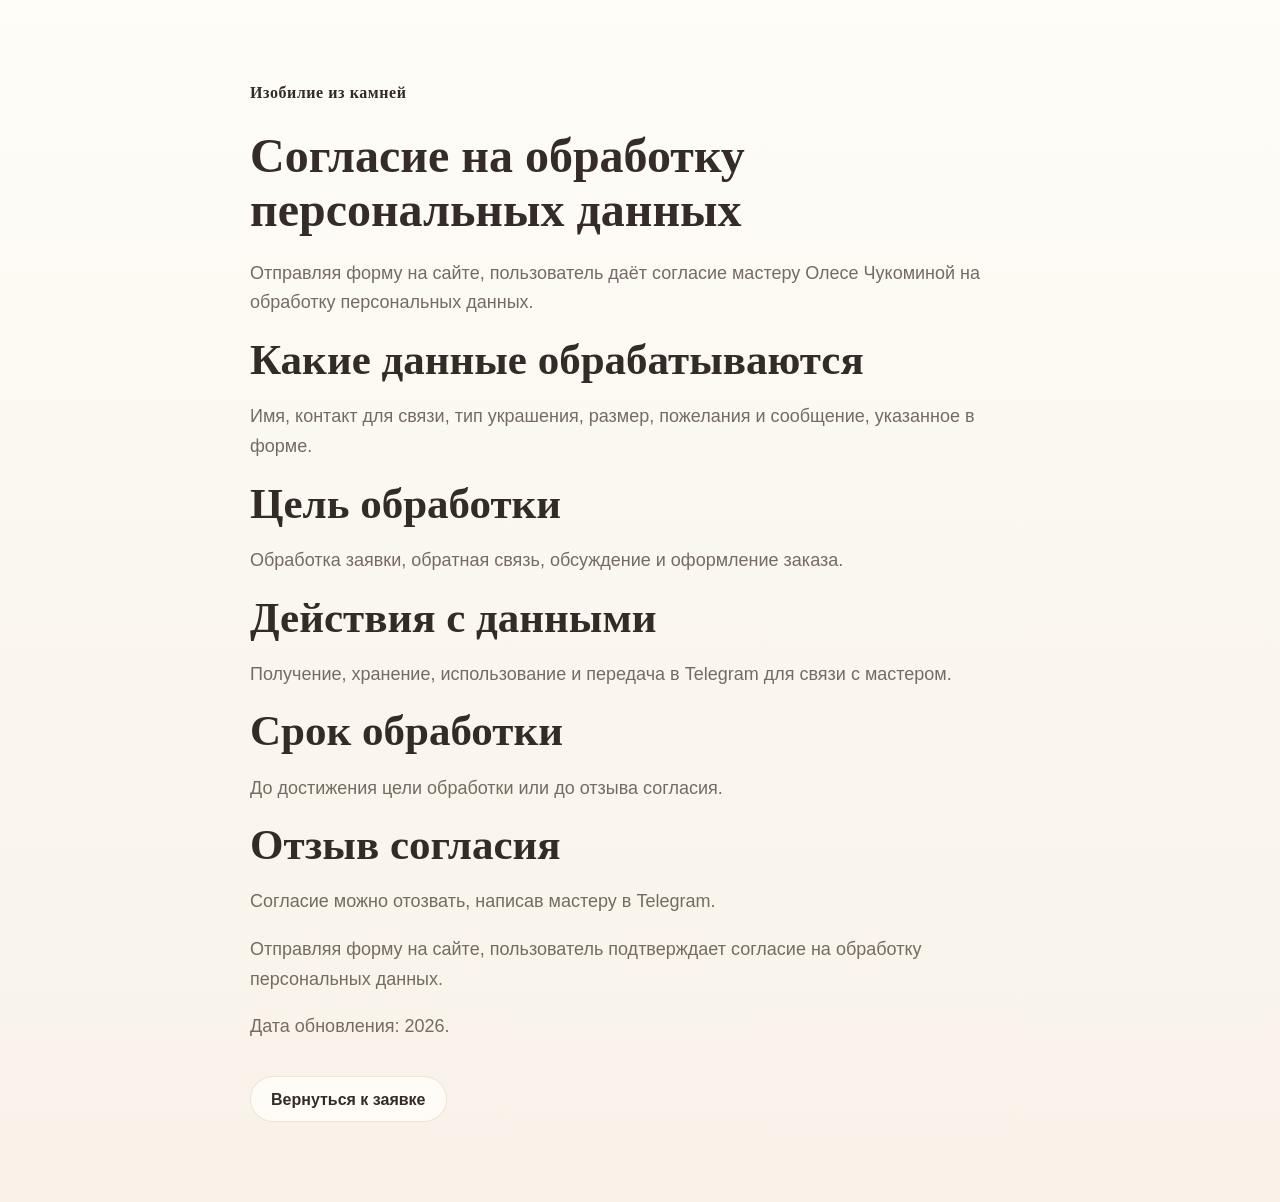
<file: personal-data-consent.html>
<!DOCTYPE html>
<html lang="ru">
<head>
  <meta charset="UTF-8">
  <meta name="viewport" content="width=device-width, initial-scale=1.0">
  <title>Согласие на обработку персональных данных | Изобилие из камней</title>
  <link rel="stylesheet" href="styles.css?v=15">
</head>
<body>
  <main class="legal-page">
    <a class="logo" href="index.html">Изобилие из камней</a>
    <h1>Согласие на обработку персональных данных</h1>
    <p>Отправляя форму на сайте, пользователь даёт согласие мастеру Олесе Чукоминой на обработку персональных данных.</p>
    <h2>Какие данные обрабатываются</h2>
    <p>Имя, контакт для связи, тип украшения, размер, пожелания и сообщение, указанное в форме.</p>
    <h2>Цель обработки</h2>
    <p>Обработка заявки, обратная связь, обсуждение и оформление заказа.</p>
    <h2>Действия с данными</h2>
    <p>Получение, хранение, использование и передача в Telegram для связи с мастером.</p>
    <h2>Срок обработки</h2>
    <p>До достижения цели обработки или до отзыва согласия.</p>
    <h2>Отзыв согласия</h2>
    <p>Согласие можно отозвать, написав мастеру в Telegram.</p>
    <p>Отправляя форму на сайте, пользователь подтверждает согласие на обработку персональных данных.</p>
    <p>Дата обновления: 2026.</p>
    <a class="button secondary" href="index.html#request">Вернуться к заявке</a>
  </main>
</body>
</html>
</file>
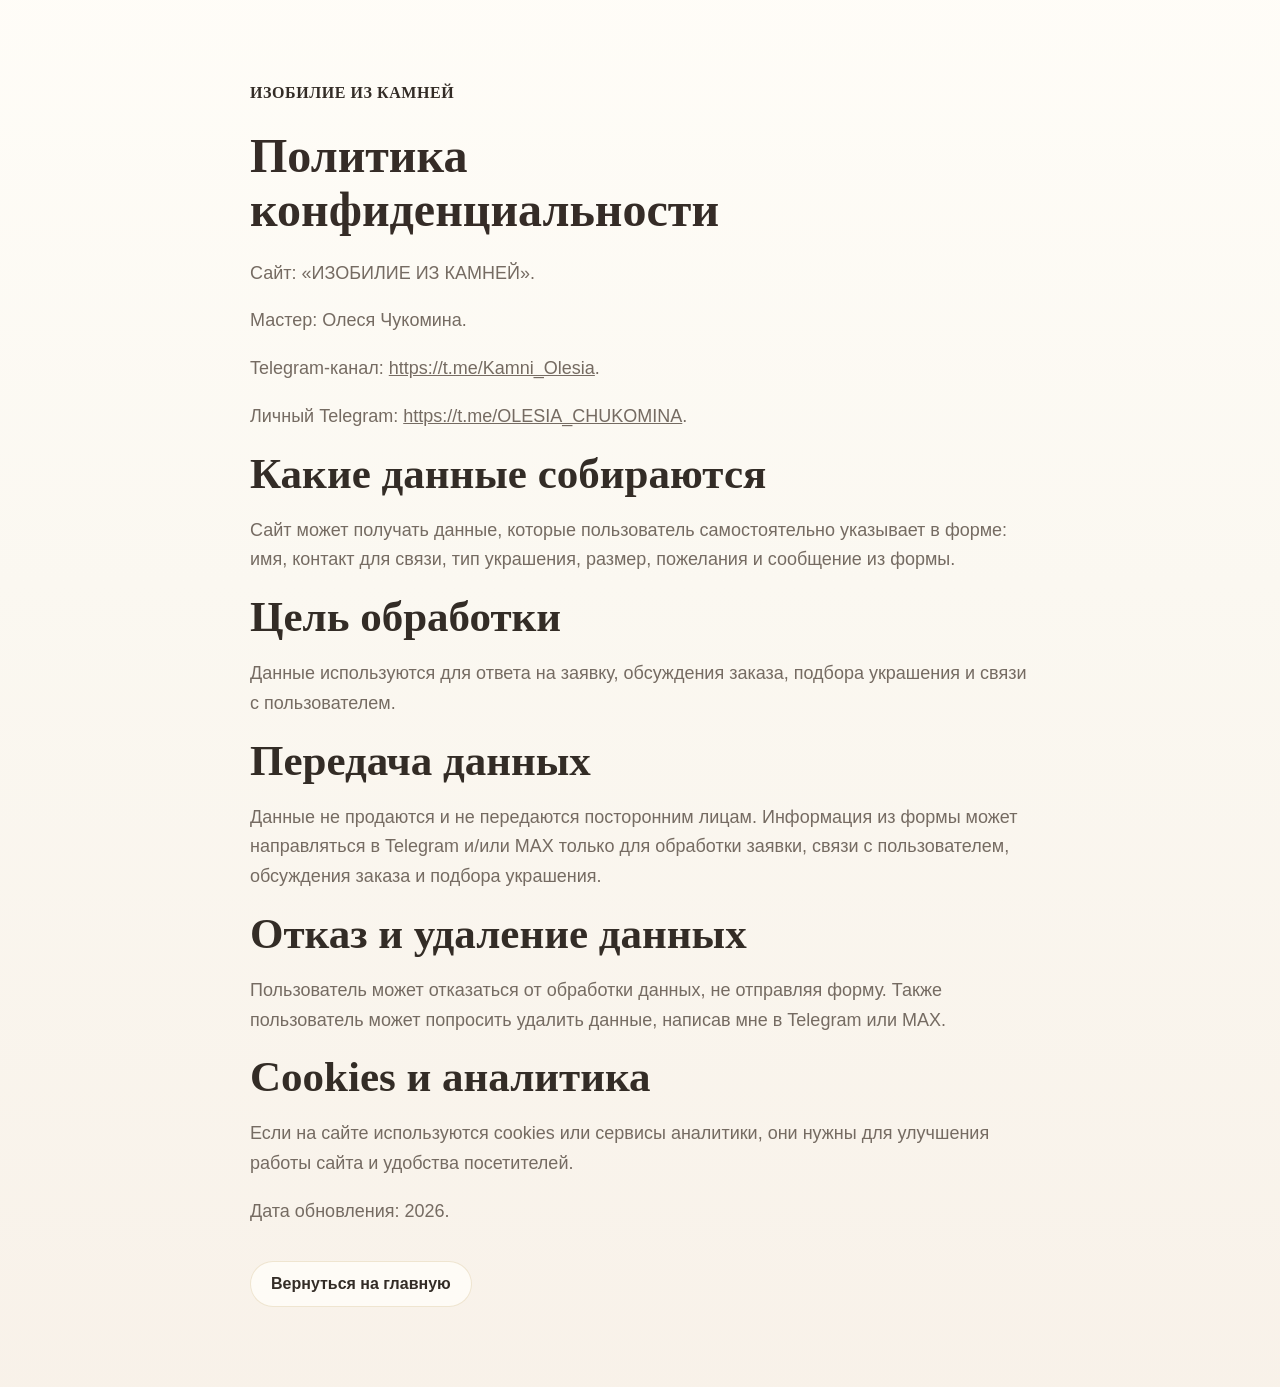
<file: privacy.html>
<!DOCTYPE html>
<html lang="ru">
<head>
  <meta charset="UTF-8">
  <meta name="viewport" content="width=device-width, initial-scale=1.0">
  <title>Политика конфиденциальности | ИЗОБИЛИЕ ИЗ КАМНЕЙ</title>
  <link rel="stylesheet" href="styles.css?v=15">
</head>
<body>
  <main class="legal-page">
    <a class="logo" href="index.html">ИЗОБИЛИЕ ИЗ КАМНЕЙ</a>
    <h1>Политика конфиденциальности</h1>
    <p>Сайт: «ИЗОБИЛИЕ ИЗ КАМНЕЙ».</p>
    <p>Мастер: Олеся Чукомина.</p>
    <p>Telegram-канал: <a href="https://t.me/Kamni_Olesia" target="_blank" rel="noopener">https://t.me/Kamni_Olesia</a>.</p>
    <p>Личный Telegram: <a href="https://t.me/OLESIA_CHUKOMINA" target="_blank" rel="noopener">https://t.me/OLESIA_CHUKOMINA</a>.</p>
    <h2>Какие данные собираются</h2>
    <p>Сайт может получать данные, которые пользователь самостоятельно указывает в форме: имя, контакт для связи, тип украшения, размер, пожелания и сообщение из формы.</p>
    <h2>Цель обработки</h2>
    <p>Данные используются для ответа на заявку, обсуждения заказа, подбора украшения и связи с пользователем.</p>
    <h2>Передача данных</h2>
    <p>Данные не продаются и не передаются посторонним лицам. Информация из формы может направляться в Telegram и/или MAX только для обработки заявки, связи с пользователем, обсуждения заказа и подбора украшения.</p>
    <h2>Отказ и удаление данных</h2>
    <p>Пользователь может отказаться от обработки данных, не отправляя форму. Также пользователь может попросить удалить данные, написав мне в Telegram или MAX.</p>
    <h2>Cookies и аналитика</h2>
    <p>Если на сайте используются cookies или сервисы аналитики, они нужны для улучшения работы сайта и удобства посетителей.</p>
    <p>Дата обновления: 2026.</p>
    <a class="button secondary" href="index.html">Вернуться на главную</a>
  </main>
</body>
</html>
</file>
<file: styles.css>
:root {
  --milk: #fbf8f1;
  --cream: #fffdf8;
  --bg: #fffaf3;
  --petal: #f2dfd8;
  --rose: #d7aaa2;
  --pink: #e8b7c8;
  --sand: #e7d7bd;
  --sage: #a8a98b;
  --blue-stone: #7e97ad;
  --gold: #b89149;
  --gold-soft: #ead6a8;
  --caramel: #a86f3f;
  --caramel-soft: #d59a6b;
  --ink: #332c26;
  --text: #352c27;
  --muted: #756b62;
  --soft: #f7efe6;
  --line: rgba(184, 145, 73, 0.22);
  --shadow: 0 18px 44px rgba(88, 65, 42, 0.09);
  --shadow-lift: 0 24px 54px rgba(88, 65, 42, 0.13);
  --section-gap: clamp(40px, 4.6vw, 60px);
}

*,
*::before,
*::after {
  box-sizing: border-box;
}

html {
  width: 100%;
  max-width: 100%;
  overflow-x: hidden;
  scroll-behavior: smooth;
}

body {
  width: 100%;
  max-width: 100%;
  margin: 0;
  overflow-x: hidden;
  background:
    linear-gradient(180deg, rgba(255, 253, 248, 0.9), rgba(251, 248, 241, 0.96) 42%, rgba(247, 239, 230, 0.72)),
    var(--milk);
  color: var(--ink);
  font-family: "Segoe UI", Arial, sans-serif;
  line-height: 1.65;
}

a {
  color: inherit;
}

img {
  display: block;
  max-width: 100%;
  height: auto;
}

.site-header {
  position: sticky;
  top: 0;
  z-index: 20;
  display: grid;
  width: 100%;
  grid-template-columns: minmax(300px, auto) minmax(0, 1fr) auto;
  align-items: center;
  gap: clamp(12px, 1.8vw, 22px);
  padding: 6px clamp(18px, 3.4vw, 44px);
  background: rgba(251, 248, 241, 0.9);
  border-bottom: 1px solid rgba(184, 145, 73, 0.16);
  backdrop-filter: blur(18px);
}

.logo {
  color: var(--ink);
  font-family: Georgia, "Times New Roman", serif;
  font-size: clamp(17px, 1.45vw, 21px);
  font-weight: 700;
  line-height: 1.08;
  text-decoration: none;
  white-space: nowrap;
  letter-spacing: 0.045em;
}


.brand-logo {
  display: inline-flex;
  align-items: center;
  gap: 10px;
  min-width: 0;
}

.brand-logo img {
  width: auto;
  height: clamp(66px, 4.8vw, 72px);
  max-width: clamp(66px, 4.8vw, 72px);
  flex: 0 0 auto;
  object-fit: contain;
  object-position: center center;
}

.brand-logo span {
  min-width: 0;
  white-space: nowrap;
}

.main-nav {
  display: flex;
  justify-content: center;
  gap: clamp(9px, 1.05vw, 14px);
  color: var(--muted);
  font-size: clamp(11.5px, 0.82vw, 12.5px);
  line-height: 1.2;
}

.main-nav a,
.contacts a {
  white-space: nowrap;
  text-decoration-color: transparent;
  text-underline-offset: 4px;
  transition: color 180ms ease, text-decoration-color 180ms ease;
}

.main-nav a:hover,
.contacts a:hover {
  color: var(--gold);
  text-decoration-color: currentColor;
}

.header-button,
.button {
  display: inline-flex;
  min-height: 46px;
  align-items: center;
  justify-content: center;
  border: 1px solid transparent;
  border-radius: 999px;
  padding: 12px 20px;
  font-weight: 700;
  line-height: 1.2;
  text-align: center;
  text-decoration: none;
  white-space: nowrap;
  transition: transform 220ms ease, box-shadow 220ms ease, background 220ms ease, border-color 220ms ease, color 220ms ease;
}

.header-button,
.button.primary {
  background: #3f342b;
  color: var(--cream);
  box-shadow: 0 12px 28px rgba(63, 52, 43, 0.15);
}

.button.secondary {
  background: rgba(255, 253, 248, 0.86);
  border-color: var(--line);
  color: var(--ink);
}

.button.small {
  width: 100%;
  min-height: 42px;
  margin-top: auto;
  background: #f7efe4;
  border-color: var(--line);
  color: var(--ink);
  font-size: 15px;
}

.button:hover,
.header-button:hover {
  transform: translateY(-2px);
  box-shadow: 0 16px 32px rgba(63, 52, 43, 0.16);
}

.nav-toggle {
  display: none;
  width: 44px;
  height: 44px;
  padding: 10px;
  border: 1px solid var(--line);
  border-radius: 999px;
  background: var(--cream);
}

.nav-toggle span {
  display: block;
  height: 2px;
  margin: 5px 0;
  background: var(--ink);
}

.section {
  width: min(1120px, calc(100% - 40px));
  margin: 0 auto;
  padding: var(--section-gap) 0;
}

.hero {
  position: relative;
  width: 100%;
  overflow: hidden;
  display: flex;
  align-items: center;
  margin: 0;
  padding: clamp(24px, 3.2vw, 38px) clamp(30px, 6.2vw, 96px);
  background:
    linear-gradient(90deg, rgba(255, 250, 243, 0.985) 0%, rgba(255, 250, 243, 0.955) 36%, rgba(255, 250, 243, 0.72) 56%, rgba(255, 250, 243, 0.28) 78%, rgba(255, 250, 243, 0.08) 100%),
    url("assets/images/hero-bracelets.jpg");
  background-repeat: no-repeat;
  background-position: right center;
  background-size: cover;
  box-shadow:
    inset 0 0 130px rgba(234, 214, 168, 0.2),
    inset 0 -1px 0 rgba(201, 164, 92, 0.16);
}

.hero::before {
  position: absolute;
  top: clamp(36px, 5vw, 72px);
  left: clamp(30px, 6.5vw, 104px);
  width: min(300px, 28vw);
  height: 1px;
  background: linear-gradient(90deg, rgba(201, 164, 92, 0.36), rgba(232, 183, 200, 0));
  content: "";
}

.hero::after {
  position: absolute;
  top: clamp(40px, 5vw, 78px);
  right: clamp(36px, 5vw, 86px);
  width: 8px;
  height: 8px;
  border: 1px solid rgba(255, 253, 248, 0.9);
  background: rgba(255, 253, 248, 0.66);
  box-shadow:
    -54px 42px 0 -2px rgba(234, 214, 168, 0.82),
    22px 104px 0 -3px rgba(232, 183, 200, 0.7),
    -104px 154px 0 -2px rgba(255, 253, 248, 0.86),
    -190px 224px 0 -3px rgba(234, 214, 168, 0.7);
  content: "";
  transform: rotate(45deg);
  pointer-events: none;
}

.hero-brand-watermark {
  position: absolute;
  right: clamp(24px, 7vw, 120px);
  bottom: clamp(18px, 4vw, 54px);
  width: min(430px, 38vw);
  aspect-ratio: 1;
  border: 2px solid rgba(168, 111, 63, 0.08);
  border-radius: 50%;
  opacity: 0.95;
  pointer-events: none;
}

.hero-brand-watermark::before,
.hero-brand-watermark::after {
  position: absolute;
  border-radius: 50%;
  content: "";
}

.hero-brand-watermark::before {
  inset: 18px;
  border: 1px solid rgba(213, 154, 107, 0.09);
  border-top-color: transparent;
  border-left-color: rgba(168, 111, 63, 0.06);
  transform: rotate(-18deg);
}

.hero-brand-watermark::after {
  top: 22%;
  left: 50%;
  width: 7px;
  height: 7px;
  background: rgba(168, 111, 63, 0.18);
  box-shadow:
    70px 44px 0 -1px rgba(184, 145, 73, 0.16),
    -92px 88px 0 -2px rgba(213, 154, 107, 0.16),
    30px 164px 0 -2px rgba(168, 111, 63, 0.14);
}

.hero-content {
  position: relative;
  z-index: 1;
  width: min(600px, 100%);
  align-self: center;
  padding-top: 4px;
}

.hero-content::after {
  position: absolute;
  top: -24px;
  right: min(12vw, 64px);
  width: 7px;
  height: 7px;
  border: 1px solid rgba(201, 164, 92, 0.42);
  background: rgba(255, 253, 248, 0.82);
  box-shadow:
    34px 54px 0 -1px rgba(232, 183, 200, 0.62),
    -42px 116px 0 -2px rgba(201, 164, 92, 0.38);
  content: "";
  transform: rotate(45deg);
  pointer-events: none;
}

.eyebrow {
  margin: 0 0 12px;
  max-width: 660px;
  color: var(--gold);
  font-size: clamp(12px, 1vw, 13px);
  font-weight: 800;
  letter-spacing: 0;
  text-transform: uppercase;
}

h1,
h2,
h3,
p {
  overflow-wrap: break-word;
  word-break: normal;
}

h1,
h2 {
  margin: 0;
  font-family: Georgia, "Times New Roman", serif;
  font-weight: 700;
  line-height: 1.12;
}

h1 {
  max-width: 620px;
  color: var(--text);
  font-size: clamp(34px, 3.15vw, 44px);
  line-height: 1.12;
}

h1 span {
  display: block;
  color: var(--gold);
  font-weight: 600;
}

.hero h1::after {
  display: block;
  width: 170px;
  height: 1px;
  margin: 10px 0 0;
  background: linear-gradient(90deg, var(--gold), rgba(201, 164, 92, 0.22) 48%, transparent);
  content: "";
}

h2 {
  max-width: 820px;
  font-size: clamp(28px, 3.4vw, 43px);
}

h3 {
  margin: 0;
  font-size: 18px;
  line-height: 1.32;
}

.hero-text {
  max-width: 560px;
  margin: 13px 0 0;
  color: var(--muted);
  font-size: clamp(16px, 1.16vw, 17px);
  line-height: 1.5;
}

.hero-text p {
  margin: 0;
}

.hero-text p + p {
  margin-top: 6px;
}

.hero-actions {
  display: flex;
  flex-wrap: wrap;
  gap: 12px;
  margin-top: 16px;
}

.hero .button.primary {
  background: linear-gradient(135deg, #b98f45, var(--gold-soft) 54%, #f3e3bd);
  color: var(--text);
  box-shadow: 0 18px 34px rgba(184, 145, 73, 0.26);
}

.hero .button.secondary {
  background: rgba(255, 253, 248, 0.72);
  border-color: rgba(201, 164, 92, 0.36);
  color: var(--text);
  box-shadow: 0 10px 24px rgba(88, 65, 42, 0.05);
}

.badges {
  display: grid;
  grid-template-columns: repeat(4, minmax(0, auto));
  gap: 10px;
  max-width: 590px;
  margin-top: 14px;
}

.badges span,
.size-examples span,
.purpose-list li {
  border: 1px solid rgba(184, 145, 73, 0.2);
  border-radius: 999px;
  background: rgba(255, 253, 248, 0.78);
  color: var(--muted);
  font-size: 14px;
}

.badges span {
  display: grid;
  min-height: 0;
  align-content: center;
  justify-items: center;
  gap: 8px;
  position: relative;
  padding: 9px 13px;
  border: 1px solid rgba(184, 145, 73, 0.18);
  border-radius: 999px;
  background: rgba(255, 253, 248, 0.64);
  color: var(--text);
  font-size: 13px;
  line-height: 1.25;
  text-align: center;
}

.badges span::before {
  position: static;
  width: 25px;
  height: 25px;
  border: 1px solid rgba(201, 164, 92, 0.74);
  border-radius: 8px;
  background:
    linear-gradient(135deg, rgba(255, 253, 248, 0.6), rgba(234, 214, 168, 0.26));
  content: "";
  transform: rotate(45deg);
}

.section-heading {
  position: relative;
  max-width: 780px;
  margin-bottom: 20px;
}

.section-heading p:not(.eyebrow) {
  margin: 9px 0 0;
  color: var(--muted);
  font-size: clamp(17px, 2vw, 19px);
  line-height: 1.5;
}

.section-heading .catalog-current {
  font-size: 15px;
  line-height: 1.4;
}

.catalog-current a {
  color: var(--ink);
  font-weight: 700;
  text-underline-offset: 3px;
}

.brand-crystal {
  position: relative;
  display: block;
  width: 34px;
  height: 28px;
  margin-bottom: 10px;
  opacity: 0.72;
}

.brand-crystal::before,
.brand-crystal::after {
  position: absolute;
  border: 1px solid rgba(168, 111, 63, 0.46);
  background:
    linear-gradient(135deg, rgba(255, 253, 248, 0.7), rgba(234, 214, 168, 0.16));
  content: "";
  transform: rotate(45deg);
}

.brand-crystal::before {
  top: 7px;
  left: 3px;
  width: 15px;
  height: 15px;
}

.brand-crystal::after {
  top: 2px;
  left: 17px;
  width: 18px;
  height: 18px;
  box-shadow:
    25px 12px 0 -8px rgba(184, 145, 73, 0.28),
    -12px -8px 0 -8px rgba(168, 111, 63, 0.24);
}

.about {
  display: flex;
  justify-content: center;
  border-top: 1px solid rgba(184, 145, 73, 0.16);
  padding-top: clamp(40px, 4.6vw, 60px);
  padding-bottom: clamp(40px, 4.6vw, 60px);
}

.about-text {
  display: grid;
  grid-template-columns: minmax(260px, 360px) minmax(0, 1fr);
  align-items: center;
  gap: clamp(56px, 5vw, 72px);
  width: 100%;
  max-width: 1240px;
  margin: 0 auto;
  min-height: 0;
  border: 1px solid rgba(184, 145, 73, 0.16);
  border-radius: 22px;
  padding: clamp(28px, 4vw, 48px);
  background:
    radial-gradient(circle at 92% 6%, rgba(234, 214, 168, 0.24), transparent 30%),
    linear-gradient(135deg, rgba(255, 253, 248, 0.92), rgba(247, 239, 230, 0.74));
  box-shadow: 0 18px 44px rgba(88, 65, 42, 0.06);
  color: var(--muted);
  font-size: clamp(17px, 1.55vw, 19px);
  line-height: 1.55;
}

.about-brand-logo {
  width: min(100%, 340px);
  height: auto;
  max-width: 340px;
  margin: 0 auto;
  object-fit: contain;
  object-position: center center;
  opacity: 0.96;
}

.about-copy {
  max-width: 780px;
  min-width: 0;
}

.about-copy h2 {
  margin: 0 0 14px;
  color: var(--ink);
  font-family: Georgia, "Times New Roman", serif;
  font-size: clamp(26px, 3vw, 40px);
  line-height: 1.16;
}

.about-copy p {
  min-width: 0;
  margin: 0;
  white-space: normal;
  overflow-wrap: break-word;
  word-break: normal;
}

.about-copy p + p {
  margin-top: 12px;
}

.option-grid,
.work-grid,
.stone-grid,
.measure-grid,
.payment-grid,
.format-grid,
.size-guide-grid,
.care-grid {
  display: grid;
  gap: 14px;
}

.option-grid,
.work-grid {
  grid-template-columns: repeat(3, minmax(0, 1fr));
}

.work-grid {
  align-items: stretch;
}

.format-grid {
  grid-template-columns: repeat(2, minmax(0, 1fr));
}

.care-grid {
  grid-template-columns: repeat(3, minmax(0, 1fr));
}

.size-guide-grid {
  grid-template-columns: repeat(2, minmax(0, 1fr));
  margin-top: 16px;
}

.option-card,
.work-card,
.stone-card,
.measure-card,
.payment-card,
.step-card,
.format-card,
.size-guide-card,
.care-card {
  border: 1px solid rgba(184, 145, 73, 0.18);
  border-radius: 14px;
  background: rgba(255, 253, 248, 0.72);
  box-shadow: var(--shadow);
  transition: transform 260ms ease, box-shadow 260ms ease, border-color 260ms ease, background 260ms ease;
}

.option-card,
.stone-card,
.measure-card,
.payment-card,
.format-card,
.size-guide-card,
.care-card {
  padding: 18px;
}

.option-card {
  display: flex;
  min-height: 0;
  flex-direction: column;
  gap: 5px;
  padding: 14px 16px;
}

.option-card:hover,
.work-card:hover,
.stone-card:hover,
.measure-card:hover,
.payment-card:hover,
.step-card:hover,
.format-card:hover,
.size-guide-card:hover,
.care-card:hover {
  border-color: rgba(184, 145, 73, 0.28);
  box-shadow: var(--shadow-lift);
  transform: translateY(-4px);
}

.option-card h3 {
  min-height: 2.6em;
  margin: 0;
  line-height: 1.3;
}

.option-card p {
  margin: 0;
  color: var(--muted);
  font-size: 16px;
  line-height: 1.4;
}


.care {
  border: 1px solid rgba(184, 145, 73, 0.14);
  border-radius: 22px;
  padding-right: clamp(18px, 3vw, 34px);
  padding-left: clamp(18px, 3vw, 34px);
  background:
    radial-gradient(circle at 10% 10%, rgba(234, 214, 168, 0.26), transparent 30%),
    linear-gradient(135deg, rgba(255, 253, 248, 0.9), rgba(247, 239, 230, 0.74));
  box-shadow: 0 18px 44px rgba(88, 65, 42, 0.07);
}

.care-card {
  display: flex;
  min-height: 210px;
  flex-direction: column;
  gap: 10px;
}

.care-card h3 {
  margin: 0;
  color: var(--ink);
  font-size: 18px;
  line-height: 1.3;
}

.care-card p {
  margin: 0;
  color: var(--muted);
  font-size: 15px;
  line-height: 1.55;
}

.format-card {
  display: flex;
  min-height: 100%;
  flex-direction: column;
  gap: 10px;
}

.format-card h3,
.format-card p,
.format-card ul {
  margin: 0;
}

.format-card h3 {
  min-height: 56px;
  line-height: 1.3;
}

.format-card p,
.format-card li {
  color: var(--muted);
  font-size: 15px;
  line-height: 1.5;
}

.format-card ul {
  padding-left: 18px;
}

.format-card strong {
  color: var(--ink);
  font-size: 15px;
}

.format-card .option-mark {
  margin-bottom: 4px;
}

.format-price {
  margin-top: auto !important;
  padding-top: 10px;
  color: var(--gold) !important;
  font-weight: 800;
}

.format-actions {
  display: flex;
  justify-content: center;
  margin-top: 18px;
}

.size-guide-card h3,
.size-guide-card p {
  margin: 0;
}

.size-guide-card p {
  margin-top: 10px;
  color: var(--muted);
  font-size: 16px;
}

.option-mark {
  display: inline-block;
  margin-bottom: 12px;
  color: var(--gold);
  font-family: Georgia, "Times New Roman", serif;
  font-size: 22px;
  font-weight: 700;
  line-height: 1;
}

.stone-note,
.birth-date,
.payment {
  width: 100%;
  max-width: none;
  padding-top: clamp(40px, 5vw, 60px);
  padding-bottom: clamp(40px, 5vw, 60px);
  padding-right: max(20px, calc((100vw - 1120px) / 2));
  padding-left: max(20px, calc((100vw - 1120px) / 2));
}

.stone-note {
  display: grid;
  grid-template-columns: 0.95fr 1.05fr;
  gap: clamp(22px, 4vw, 44px);
  align-items: start;
  background: #f5ecdf;
}

.stone-note p:last-child {
  margin: 0;
  color: var(--muted);
  font-size: clamp(17px, 1.7vw, 19px);
}

.stone-values {
  position: relative;
  border: 1px solid rgba(184, 145, 73, 0.14);
  border-radius: 28px;
  padding-right: clamp(18px, 3vw, 34px);
  padding-left: clamp(18px, 3vw, 34px);
  background:
    radial-gradient(circle at 85% 12%, rgba(234, 214, 168, 0.24), transparent 28%),
    linear-gradient(135deg, rgba(255, 253, 248, 0.9), rgba(247, 239, 230, 0.78));
  box-shadow: 0 18px 44px rgba(88, 65, 42, 0.07);
}

.stone-values .section-heading {
  max-width: 820px;
}

.stones-carousel {
  position: relative;
  width: min(100%, 1120px);
  max-width: 100%;
  margin: 0 auto 28px;
}

.stones-carousel-track {
  display: flex;
  --stones-carousel-gap: clamp(18px, 2vw, 24px);
  gap: var(--stones-carousel-gap);
  max-width: 100%;
  overflow-x: auto;
  overflow-y: hidden;
  overscroll-behavior-x: contain;
  scroll-behavior: smooth;
  scroll-padding-inline: 0;
  scroll-snap-type: x mandatory;
  scrollbar-width: none;
  -webkit-overflow-scrolling: touch;
}

.stones-carousel-track::-webkit-scrollbar {
  display: none;
}

.stones-carousel-slide {
  flex: 0 0 calc((100% - (var(--stones-carousel-gap) * 2)) / 3);
  min-width: 0;
  margin: 0;
  overflow: hidden;
  border: 1px solid rgba(184, 145, 73, 0.18);
  border-radius: 24px;
  background: rgba(255, 253, 248, 0.84);
  box-shadow: 0 16px 36px rgba(88, 65, 42, 0.1);
  scroll-snap-align: start;
}

.stones-carousel-slide img {
  display: block;
  width: 100%;
  max-width: 100%;
  height: auto;
  object-fit: contain;
}

.stones-carousel-button {
  position: absolute;
  z-index: 2;
  top: 50%;
  display: grid;
  width: 46px;
  height: 46px;
  place-items: center;
  transform: translateY(-50%);
  border: 1px solid rgba(184, 145, 73, 0.28);
  border-radius: 999px;
  background: rgba(255, 253, 248, 0.92);
  box-shadow: 0 12px 30px rgba(88, 65, 42, 0.16);
  color: var(--gold);
  cursor: pointer;
  font-size: 34px;
  line-height: 1;
}

.stones-carousel-button-prev { left: clamp(-18px, -1.6vw, -10px); }
.stones-carousel-button-next { right: clamp(-18px, -1.6vw, -10px); }

.stones-carousel-dots {
  display: flex;
  justify-content: center;
  gap: 9px;
  margin-top: 16px;
}

.stones-carousel-dots button {
  width: 10px;
  height: 10px;
  border: 0;
  border-radius: 999px;
  padding: 0;
  background: rgba(184, 145, 73, 0.28);
  cursor: pointer;
}

.stones-carousel-dots button.is-active {
  width: 26px;
  background: var(--gold);
}

.stone-wide-note {
  display: grid;
  gap: 10px;
  margin-top: 16px;
  border: 1px solid rgba(184, 145, 73, 0.18);
  border-radius: 8px;
  padding: 20px;
  background:
    linear-gradient(135deg, rgba(255, 253, 248, 0.86), rgba(251, 243, 232, 0.78));
  box-shadow: 0 14px 38px rgba(88, 65, 42, 0.08);
}

.stone-wide-note span {
  width: max-content;
  border: 1px solid rgba(184, 145, 73, 0.24);
  border-radius: 999px;
  padding: 5px 12px;
  background: rgba(255, 253, 248, 0.72);
  color: var(--gold);
  font-size: 13px;
  font-weight: 800;
  text-transform: uppercase;
}

.stone-wide-note p {
  margin: 0;
  color: var(--muted);
  font-size: 16px;
}

.soft-note {
  margin: 18px 0 0;
  border: 1px solid rgba(184, 145, 73, 0.18);
  border-left: 4px solid var(--gold);
  border-radius: 8px;
  padding: 14px 16px;
  background: rgba(255, 253, 248, 0.72);
  color: var(--muted);
  font-size: 16px;
}

.necklace-size h3 {
  margin: 0 0 8px;
  color: var(--ink);
  font-size: 18px;
}

.necklace-size p {
  margin: 0;
}

.necklace-size .size-examples {
  margin-top: 12px;
}

.memory-note {
  display: grid;
  grid-template-columns: auto minmax(0, 0.42fr) minmax(0, 0.58fr);
  align-items: center;
  gap: 14px 20px;
  margin-top: 18px;
  border: 1px solid rgba(184, 145, 73, 0.18);
  border-radius: 14px;
  padding: clamp(16px, 2.4vw, 22px);
  background:
    radial-gradient(circle at 0 0, rgba(234, 214, 168, 0.22), transparent 34%),
    linear-gradient(135deg, rgba(255, 253, 248, 0.88), rgba(251, 243, 232, 0.78));
  box-shadow: 0 16px 42px rgba(88, 65, 42, 0.07);
}

.memory-note .brand-crystal {
  align-self: start;
  margin-top: 2px;
}

.memory-note h2 {
  margin: 4px 0 0;
  font-size: clamp(22px, 2.3vw, 30px);
}

.memory-note p:last-child {
  margin: 0;
  color: var(--muted);
  font-size: 15px;
  line-height: 1.55;
}

.birth-date {
  display: grid;
  grid-template-columns: minmax(0, 1.05fr) minmax(280px, 0.95fr);
  gap: clamp(24px, 4vw, 48px);
  align-items: center;
  background: #f8eee9;
}

.birth-content p:not(.eyebrow) {
  max-width: 700px;
  margin: 12px 0 20px;
  color: var(--muted);
  font-size: clamp(18px, 2vw, 20px);
}

.purpose-list {
  display: grid;
  gap: 9px;
  margin: 0;
  padding: 0;
  list-style: none;
}

.purpose-list li {
  padding: 10px 16px;
  color: var(--ink);
  font-weight: 700;
}


.works-carousel {
  position: relative;
  max-width: 100%;
  overflow: hidden;
  padding-inline: 58px;
}

.works-carousel-track {
  --works-gap: 18px;
  display: flex;
  align-items: stretch;
  grid-template-columns: none;
  gap: var(--works-gap);
  max-width: 100%;
  overflow-x: auto;
  overflow-y: hidden;
  padding: 4px 2px 18px;
  scroll-behavior: smooth;
  scroll-padding-inline: 2px;
  scroll-snap-type: x mandatory;
  -webkit-overflow-scrolling: touch;
}

.works-carousel-track::-webkit-scrollbar {
  height: 8px;
}

.works-carousel-track::-webkit-scrollbar-track {
  border-radius: 999px;
  background: rgba(184, 145, 73, 0.12);
}

.works-carousel-track::-webkit-scrollbar-thumb {
  border-radius: 999px;
  background: rgba(184, 145, 73, 0.42);
}

.works-carousel-track .work-card {
  flex: 0 0 calc((100% - (var(--works-gap) * 2)) / 3);
  min-width: 0;
  align-self: stretch;
  scroll-snap-align: start;
}

.works-carousel-button {
  position: absolute;
  top: 162px;
  z-index: 5;
  width: 46px;
  height: 46px;
  border: 1px solid rgba(184, 145, 73, 0.26);
  border-radius: 999px;
  background: rgba(255, 253, 248, 0.92);
  color: var(--ink);
  cursor: pointer;
  font-size: 32px;
  line-height: 1;
  box-shadow: 0 14px 28px rgba(88, 65, 42, 0.14);
  transition: transform 180ms ease, background 180ms ease, opacity 180ms ease;
}

.works-carousel-button:hover {
  background: var(--cream);
  transform: translateY(-1px);
}

.works-carousel-button-prev {
  left: 4px;
}

.works-carousel-button-next {
  right: 4px;
}

.work-card {
  display: flex;
  min-height: 0;
  height: 100%;
  flex-direction: column;
  overflow: hidden;
  background: rgba(255, 253, 248, 0.88);
}

.work-card > img,
.work-carousel {
  display: block;
  flex: 0 0 clamp(300px, 25vw, 340px);
  width: 100%;
  height: clamp(300px, 25vw, 340px);
  border-bottom: 1px solid rgba(184, 145, 73, 0.1);
  background: linear-gradient(135deg, var(--soft), var(--cream));
  overflow: hidden;
}

.work-card > img,
.work-carousel img {
  width: 100%;
  height: 100%;
  object-fit: contain;
  object-position: center;
}

.work-card > img {
  padding: 0;
  transition: transform 420ms ease;
}

.work-image--decorative-pins {
  object-fit: contain;
  object-position: center;
}

.work-carousel {
  position: relative;
}

.work-carousel img {
  position: absolute;
  inset: 0;
  width: 100%;
  height: 100%;
  padding: 0;
  opacity: 0;
  transition: opacity 220ms ease, transform 420ms ease;
}

.work-card:hover > img,
.work-card:hover .work-carousel img.is-active {
  transform: scale(1.02);
}

.carousel-button,
.stones-carousel-button {
  transition: transform 200ms ease, background 200ms ease, box-shadow 200ms ease;
}

.carousel-button:hover,
.stones-carousel-button:hover {
  background: var(--cream);
  box-shadow: 0 14px 28px rgba(88, 65, 42, 0.16);
}

.work-carousel img.is-active {
  opacity: 1;
}

.carousel-button {
  position: absolute;
  top: 50%;
  z-index: 2;
  width: 38px;
  height: 38px;
  border: 1px solid rgba(184, 145, 73, 0.22);
  border-radius: 999px;
  background: rgba(255, 253, 248, 0.84);
  color: var(--ink);
  cursor: pointer;
  font-size: 28px;
  line-height: 1;
  transform: translateY(-50%);
}

.carousel-prev {
  left: 12px;
}

.carousel-next {
  right: 12px;
}

.carousel-dots {
  position: absolute;
  right: 0;
  bottom: 12px;
  left: 0;
  z-index: 2;
  display: flex;
  justify-content: center;
  gap: 7px;
}

.carousel-dots span {
  width: 8px;
  height: 8px;
  border-radius: 999px;
  background: rgba(255, 253, 248, 0.7);
  box-shadow: 0 0 0 1px rgba(184, 145, 73, 0.24);
}

.carousel-dots span.is-active {
  background: var(--gold);
}

.work-body {
  display: flex;
  min-height: 0;
  flex: 1 1 auto;
  flex-direction: column;
  gap: 8px;
  padding: 16px 18px 20px;
}

.work-body h3 {
  align-self: start;
  margin: 0;
  font-size: 17px;
  line-height: 1.35;
}

.work-body p {
  margin: 0;
  color: var(--muted);
  line-height: 1.45;
}

.work-type {
  color: var(--gold) !important;
  font-size: 13px;
  font-weight: 800;
  text-transform: uppercase;
}

.work-stones {
  color: var(--ink);
  font-size: 14px;
  font-weight: 700;
  line-height: 1.45;
}

.work-body .work-spec,
.work-important {
  color: var(--ink);
  font-size: 14px;
  line-height: 1.4;
}

.work-important {
  border-left: 3px solid rgba(184, 145, 73, 0.28);
  padding-left: 10px;
}

.work-description {
  font-size: 14px;
  line-height: 1.45;
}

.work-body strong {
  display: flex;
  align-items: center;
  color: var(--gold);
  font-size: 18px;
}

.work-footer {
  display: flex;
  flex-direction: column;
  justify-content: flex-end;
  gap: 10px;
  margin-top: auto;
  padding-top: 8px;
  padding-bottom: 0;
}

.mobile-swipe-hint {
  display: none;
}

.work-price {
  position: relative;
  z-index: 1;
  display: block;
  flex: 0 0 auto;
  width: 100%;
  opacity: 1;
  visibility: visible;
  color: var(--caramel) !important;
  font-size: 18px;
  line-height: 1.3;
  margin: 0;
}

.work-price-label,
.work-price-value {
  display: block;
}

.work-price-label {
  font-size: 16px;
  line-height: 1.45;
}

.work-price-value {
  margin-top: 6px;
  font-size: 20px;
}

.work-body .work-price-note {
  color: var(--muted);
  font-size: 13px;
  line-height: 1.4;
}

.work-body .button {
  width: 100%;
  margin-top: 0;
}

.examples-note {
  display: grid;
  gap: 10px;
  margin-top: 18px;
  border: 1px solid rgba(184, 145, 73, 0.18);
  border-left: 4px solid var(--gold);
  border-radius: 8px;
  padding: 18px 20px;
  background:
    linear-gradient(135deg, rgba(255, 253, 248, 0.88), rgba(251, 243, 232, 0.76));
  color: var(--muted);
  box-shadow: 0 14px 38px rgba(88, 65, 42, 0.08);
}

.examples-note p {
  margin: 0;
  font-size: 16px;
  line-height: 1.55;
}


.order-wish {
  max-width: 860px;
  margin: 18px auto 0;
  border: 1px solid rgba(184, 145, 73, 0.18);
  border-radius: 14px;
  padding: clamp(18px, 2.5vw, 24px);
  background:
    linear-gradient(135deg, rgba(255, 253, 248, 0.88), rgba(251, 243, 232, 0.76));
  color: var(--ink);
  font-family: Georgia, "Times New Roman", serif;
  font-size: clamp(20px, 2.2vw, 26px);
  line-height: 1.38;
  text-align: center;
  box-shadow: 0 14px 38px rgba(88, 65, 42, 0.08);
}

.measure-grid {
  grid-template-columns: repeat(4, minmax(0, 1fr));
}

.measure-card {
  min-height: 144px;
}

.size-examples {
  display: flex;
  flex-wrap: wrap;
  gap: 8px;
  margin-top: 18px;
}

.size-examples span {
  padding: 8px 14px;
  color: var(--ink);
  font-weight: 700;
}

.step-list {
  display: grid;
  gap: 12px;
}

.step-card {
  display: grid;
  grid-template-columns: 64px 1fr;
  align-items: start;
  min-height: 0;
  padding: 20px 22px;
}

.step-card span {
  color: var(--gold);
  font-family: Georgia, "Times New Roman", serif;
  font-size: 24px;
  font-weight: 700;
}

.step-card p {
  margin: 0;
  color: var(--muted);
  font-size: 16px;
  line-height: 1.5;
}

.step-card p + p {
  margin-top: 8px;
}

.step-card h3 {
  margin: 0 0 6px;
  color: var(--ink);
  font-family: Georgia, "Times New Roman", serif;
  font-size: 20px;
  line-height: 1.2;
}

.payment {
  background: #f5ecdf;
}

.payment-grid {
  grid-template-columns: repeat(5, minmax(0, 1fr));
}

.payment-card {
  min-height: 104px;
  color: var(--muted);
  font-size: 15px;
  font-weight: 600;
  line-height: 1.45;
}

.factor-list {
  display: grid;
  grid-template-columns: repeat(3, minmax(0, 1fr));
  gap: 10px;
  margin: 0;
  padding: 0;
  list-style: none;
}

.factor-list li {
  border: 1px solid rgba(184, 145, 73, 0.18);
  border-radius: 8px;
  padding: 14px 16px;
  background: rgba(255, 253, 248, 0.72);
  color: var(--muted);
  font-size: 15px;
  line-height: 1.45;
  box-shadow: var(--shadow);
}

.request {
  position: relative;
  width: 100%;
  overflow: hidden;
  display: grid;
  grid-template-columns: minmax(0, 0.85fr) minmax(420px, 1.15fr);
  gap: clamp(20px, 3.4vw, 42px);
  align-items: start;
  border-top: 1px solid rgba(184, 145, 73, 0.16);
  border-bottom: 1px solid rgba(184, 145, 73, 0.16);
  padding: clamp(28px, 3.8vw, 48px) clamp(30px, 6.5vw, 104px);
  background:
    linear-gradient(90deg, rgba(255, 250, 243, 0.88) 0%, rgba(255, 250, 243, 0.70) 34%, rgba(255, 250, 243, 0.42) 54%, rgba(255, 250, 243, 0.72) 72%, rgba(255, 250, 243, 0.93) 100%),
    radial-gradient(circle at 21% 44%, rgba(232, 183, 200, 0.22), transparent 34%),
    radial-gradient(circle at 57% 26%, rgba(234, 214, 168, 0.34), transparent 30%),
    url("assets/images/form-bracelets-bg.jpg");
  background-size: cover;
  background-position: left center;
  background-repeat: no-repeat;
  box-shadow:
    inset 0 0 150px rgba(234, 214, 168, 0.23),
    inset 0 -1px 0 rgba(201, 164, 92, 0.12);
}

.request::before {
  position: absolute;
  top: clamp(24px, 4vw, 42px);
  left: clamp(22px, 5vw, 58px);
  width: 180px;
  height: 1px;
  background: linear-gradient(90deg, rgba(184, 145, 73, 0.38), transparent);
  content: "";
}

.request::after {
  position: absolute;
  inset: 0;
  background:
    radial-gradient(circle at 30% 56%, rgba(255, 246, 224, 0.30), transparent 28%),
    radial-gradient(circle at 88% 18%, rgba(234, 214, 168, 0.22), transparent 24%),
    linear-gradient(180deg, rgba(255, 253, 248, 0.04), rgba(255, 250, 243, 0.18));
  content: "";
  pointer-events: none;
}

.request .section-heading {
  position: relative;
  z-index: 1;
  margin-bottom: 0;
  padding-top: clamp(2px, 1.2vw, 12px);
}

.request .section-heading h2 {
  max-width: 560px;
  font-size: clamp(36px, 4.6vw, 58px);
  line-height: 0.98;
}

.request .section-heading p:not(.eyebrow) {
  max-width: 470px;
  margin-top: 12px;
  font-size: 20px;
  line-height: 1.45;
}

.request-form {
  position: relative;
  z-index: 1;
  border: 1px solid rgba(184, 145, 73, 0.24);
  border-radius: 14px;
  padding: clamp(18px, 2.4vw, 24px);
  background:
    linear-gradient(145deg, rgba(255, 253, 248, 0.94), rgba(251, 243, 232, 0.88));
  box-shadow:
    0 24px 62px rgba(88, 65, 42, 0.16),
    0 0 0 1px rgba(255, 255, 255, 0.62) inset;
  backdrop-filter: blur(10px);
}

.form-required-note {
  margin: 0 0 12px;
  color: var(--muted);
  font-size: 13px;
  line-height: 1.4;
}

.required-mark,
.form-required-note span {
  color: #9a594d;
}

.form-grid {
  display: grid;
  grid-template-columns: repeat(2, minmax(0, 1fr));
  gap: 10px 14px;
}

.form-field,
.form-consent {
  display: grid;
  gap: 5px;
}

.form-field-wide {
  grid-column: 1 / -1;
}

.conditional-contact[hidden] {
  display: none;
}

.form-field > span,
.form-label-row label {
  color: var(--ink);
  font-size: 14px;
  font-weight: 700;
}

.form-field small {
  color: var(--muted);
  font-size: 12px;
  line-height: 1.3;
}

.form-field .field-hint {
  font-size: 14px;
  line-height: 1.45;
}

.form-label-row {
  position: relative;
  display: flex;
  align-items: center;
  gap: 7px;
  min-width: 0;
}

.form-label-row label {
  min-width: 0;
  line-height: 1.35;
}

.form-field input,
.form-field select,
.form-field textarea {
  box-sizing: border-box;
  width: 100%;
  border: 1px solid rgba(184, 145, 73, 0.2);
  border-radius: 8px;
  padding: 9px 13px;
  background: rgba(255, 250, 243, 0.86);
  color: var(--ink);
  font: inherit;
  line-height: 1.35;
  outline: none;
  transition: border-color 180ms ease, box-shadow 180ms ease, background 180ms ease;
}

.form-field input,
.form-field select {
  height: 44px;
  padding: 9px 13px;
  line-height: 1.35;
}

.form-field textarea {
  min-height: 86px;
  resize: vertical;
}

.form-field input:focus,
.form-field select:focus,
.form-field textarea:focus {
  border-color: rgba(184, 145, 73, 0.54);
  background: var(--cream);
  box-shadow: 0 0 0 4px rgba(234, 214, 168, 0.24);
}

.form-consent {
  grid-template-columns: 20px 1fr;
  gap: 9px;
  margin-top: 12px;
  color: var(--muted);
  font-size: 14px;
  line-height: 1.45;
}

.form-consent input {
  width: 18px;
  height: 18px;
  margin: 3px 0 0;
  accent-color: var(--gold);
}

.form-consent a {
  color: var(--ink);
  font-weight: 700;
  text-underline-offset: 3px;
}

.form-status {
  min-height: 18px;
  margin: 6px 0 0;
  color: #9a594d;
  font-size: 14px;
  font-weight: 700;
}

.form-status.is-success {
  color: #4f7f52;
}

.form-actions {
  display: flex;
  flex-wrap: wrap;
  gap: 12px;
  margin-top: 8px;
}

.form-actions .button {
  flex: 1 1 210px;
}

.contacts {
  display: grid;
  grid-template-columns: minmax(0, 1fr) auto;
  align-items: center;
  gap: 22px;
  border-top: 1px solid rgba(184, 145, 73, 0.16);
  padding-top: clamp(34px, 4vw, 48px);
  padding-bottom: clamp(34px, 4vw, 48px);
}

.contacts p {
  max-width: 760px;
  margin: 10px 0 0;
  color: var(--muted);
  font-size: 17px;
}

.contacts a:not(.button) {
  color: var(--ink);
  font-weight: 700;
}

.contact-actions {
  display: grid;
  gap: 12px;
  min-width: min(100%, 430px);
}

.contact-max-button {
  width: 100%;
}

.contact-action-group {
  display: flex;
  flex-wrap: wrap;
  gap: 12px;
}

.contact-action-group .button {
  flex: 1 1 200px;
}

.contact-channel-group {
  display: grid;
  gap: 10px;
  padding-top: 8px;
}

.contact-channel-group h3 {
  margin: 0;
  font-size: 18px;
}

.site-footer {
  display: grid;
  grid-template-columns: minmax(260px, 1.15fr) minmax(220px, 0.85fr) minmax(250px, 1fr);
  align-items: center;
  gap: clamp(18px, 3vw, 34px);
  padding: 30px clamp(20px, 4vw, 58px);
  border-top: 1px solid rgba(184, 145, 73, 0.16);
  color: var(--muted);
  font-size: 14px;
}

.footer-brand {
  display: inline-flex;
  align-items: center;
  gap: 16px;
  color: var(--ink);
  min-width: 0;
}

.footer-brand img {
  width: auto;
  height: clamp(64px, 5vw, 80px);
  max-width: clamp(64px, 5vw, 80px);
  flex: 0 0 auto;
  object-fit: contain;
  object-position: center center;
}

.footer-brand div {
  display: grid;
  gap: 4px;
}

.footer-brand span {
  font-family: Georgia, "Times New Roman", serif;
  font-size: clamp(18px, 1.35vw, 21px);
  font-weight: 700;
  line-height: 1.12;
  letter-spacing: 0.055em;
}

.footer-brand small {
  color: var(--muted);
  font-size: 13px;
  line-height: 1.35;
}

.site-footer > span {
  align-self: center;
  line-height: 1.45;
}

.footer-links {
  display: flex;
  flex-wrap: wrap;
  justify-content: flex-end;
  align-items: flex-start;
  gap: 8px 16px;
  text-align: right;
}

.footer-links a {
  color: var(--muted);
  line-height: 1.45;
  text-underline-offset: 3px;
  transition: color 180ms ease;
}

.footer-links a:hover {
  color: var(--gold);
}


.cookie-banner {
  position: fixed;
  right: 18px;
  bottom: 18px;
  left: 18px;
  z-index: 30;
  display: flex;
  width: min(920px, calc(100% - 36px));
  align-items: center;
  justify-content: space-between;
  gap: 16px;
  margin: 0 auto;
  border: 1px solid rgba(184, 145, 73, 0.22);
  border-radius: 8px;
  padding: 14px 16px;
  background: rgba(255, 253, 248, 0.94);
  box-shadow: 0 18px 44px rgba(88, 65, 42, 0.16);
  backdrop-filter: blur(12px);
}

.cookie-banner[hidden] {
  display: none;
}

.cookie-banner p {
  margin: 0;
  color: var(--muted);
  font-size: 14px;
  line-height: 1.45;
}

.cookie-banner a {
  color: var(--ink);
  font-weight: 700;
  text-underline-offset: 3px;
}

.cookie-banner .button {
  min-height: 40px;
  flex: 0 0 auto;
  padding: 10px 18px;
}

.legal-page {
  width: min(780px, calc(100% - 40px));
  margin: 0 auto;
  padding: clamp(40px, 7vw, 80px) 0;
}

.legal-page .logo {
  display: inline-block;
  margin-bottom: 28px;
}

.legal-page h1 {
  margin-bottom: 22px;
  font-size: clamp(32px, 5vw, 48px);
}

.legal-page p {
  color: var(--muted);
  font-size: 18px;
}

.legal-page .button {
  margin-top: 16px;
}

.offer-page {
  width: min(880px, calc(100% - 40px));
  padding-top: clamp(32px, 6vw, 68px);
}

.offer-header {
  margin-bottom: clamp(34px, 6vw, 58px);
  border-bottom: 1px solid var(--line);
  padding-bottom: clamp(26px, 4vw, 40px);
}

.offer-page .offer-title {
  margin: 0 0 12px;
  font-family: Georgia, "Times New Roman", serif;
  font-size: clamp(34px, 6vw, 56px);
  line-height: 1.08;
  letter-spacing: 0.035em;
}

.offer-page .offer-subtitle {
  max-width: 700px;
  margin: 0;
  color: var(--ink);
  font-family: Georgia, "Times New Roman", serif;
  font-size: clamp(19px, 2.8vw, 25px);
  line-height: 1.4;
}

.offer-page .offer-edition {
  margin: 18px 0 0;
  font-size: 15px;
}

.offer-section {
  margin-top: clamp(30px, 5vw, 48px);
  scroll-margin-top: 24px;
}

.offer-page .offer-section h2 {
  margin: 0 0 16px;
  color: var(--ink);
  font-family: Georgia, "Times New Roman", serif;
  font-size: clamp(23px, 3.5vw, 31px);
  line-height: 1.25;
}

.offer-page .offer-section p,
.offer-page .offer-section li {
  color: var(--text);
  font-size: clamp(16px, 1.8vw, 18px);
  line-height: 1.75;
}

.offer-page .offer-section p {
  margin: 0 0 14px;
}

.offer-page .offer-section ul {
  margin: 10px 0 18px;
  padding-left: 1.4em;
}

.offer-page .offer-section li + li {
  margin-top: 6px;
}

.offer-page .offer-section a:not(.button) {
  color: var(--caramel);
  font-weight: 700;
  text-underline-offset: 3px;
}

.offer-details {
  border: 1px solid var(--line);
  border-radius: 8px;
  padding: clamp(20px, 4vw, 30px);
  background: rgba(255, 253, 248, 0.8);
  box-shadow: var(--shadow);
}

.offer-details address {
  font-style: normal;
}

.offer-actions {
  margin-top: clamp(32px, 5vw, 48px);
}

@media (max-width: 520px) {
  .offer-page {
    width: min(100% - 28px, 880px);
    padding-bottom: 44px;
  }

  .offer-page .logo {
    white-space: normal;
  }

  .offer-page .offer-section h2 {
    overflow-wrap: anywhere;
  }

  .offer-page .offer-section ul {
    padding-left: 1.2em;
  }

  .offer-actions .button {
    width: 100%;
    white-space: normal;
  }
}

.animations-ready .reveal-on-scroll {
  opacity: 0;
  transform: translate3d(0, 24px, 0);
  transition: opacity 700ms ease-out, transform 700ms ease-out;
  transition-delay: var(--reveal-delay, 0ms);
  will-change: opacity, transform;
}

.animations-ready .reveal-on-scroll.is-visible {
  opacity: 1;
  transform: translate3d(0, 0, 0);
  will-change: auto;
}

.hero .eyebrow,
.hero h1,
.hero-text,
.hero-actions,
.hero-audience {
  animation: heroFadeUp 680ms ease both;
}

.hero h1 { animation-delay: 90ms; }
.hero-text { animation-delay: 170ms; }
.hero-actions { animation-delay: 250ms; }
.hero-audience { animation-delay: 330ms; }

@keyframes heroFadeUp {
  from {
    opacity: 0;
    transform: translateY(16px);
  }
  to {
    opacity: 1;
    transform: translateY(0);
  }
}

@media (prefers-reduced-motion: reduce) {
  * {
    animation: none !important;
    transition: none !important;
    scroll-behavior: auto !important;
  }

  .animations-ready .reveal-on-scroll {
    opacity: 1 !important;
    transform: none !important;
  }
}

@media (max-width: 1120px) {
  .site-header {
    grid-template-columns: minmax(0, 1fr) auto;
    justify-content: stretch;
  }

  .brand-logo img {
    height: 58px;
    max-width: 58px;
  }

  .nav-toggle {
    display: block;
    justify-self: end;
  }

  .main-nav,
  .header-button {
    display: none;
  }

  .main-nav.is-open {
    display: grid;
    grid-column: 1 / -1;
    justify-content: stretch;
    gap: 0;
    padding-top: 12px;
  }

  .main-nav.is-open a {
    padding: 12px 0;
    border-top: 1px solid rgba(184, 145, 73, 0.16);
  }

  .stone-note,
  .birth-date,
  .request,
  .contacts {
    grid-template-columns: 1fr;
  }

  .about-text {
    grid-template-columns: minmax(220px, 300px) minmax(0, 1fr);
    gap: 40px;
    max-width: 100%;
    justify-self: stretch;
  }

  .site-footer {
    grid-template-columns: minmax(250px, 1fr) minmax(200px, 0.8fr);
  }

  .memory-note {
    grid-template-columns: auto minmax(0, 1fr);
  }

  .memory-note p:last-child {
    grid-column: 1 / -1;
  }

  .footer-links {
    grid-column: 1 / -1;
    justify-content: flex-start;
    text-align: left;
  }

  .hero {
    background:
      linear-gradient(90deg, rgba(255, 250, 243, 0.985) 0%, rgba(255, 250, 243, 0.95) 48%, rgba(255, 250, 243, 0.76) 70%, rgba(255, 250, 243, 0.28) 100%),
      url("assets/images/hero-bracelets.jpg");
    background-position: 68% center;
    background-size: cover;
  }

  .option-grid,
  .work-grid,
  .stone-grid,
  .measure-grid,
  .payment-grid,
  .format-grid,
  .size-guide-grid,
  .factor-list,
  .care-grid {
    grid-template-columns: repeat(2, minmax(0, 1fr));
  }

  .contact-actions {
    justify-content: flex-start;
  }
}

@media (max-width: 380px) {
  .logo {
    font-size: 18px;
  }

  .brand-logo img {
    height: 50px;
    max-width: 50px;
  }
}

@media (min-width: 1024px) {
  .examples {
    padding-bottom: 64px;
  }

  .works-carousel {
    margin-bottom: 28px;
  }

  .works-carousel-track {
    align-items: stretch;
    padding-bottom: 14px;
  }

  .works-carousel-track .work-card {
    display: flex;
    min-height: 600px;
    height: auto;
    flex-direction: column;
  }

  .work-card > img,
  .work-carousel {
    flex: 0 0 300px;
    height: 300px;
  }

  .work-body {
    flex: 1 1 auto;
    padding: 24px 24px 22px;
    gap: 8px;
  }

  .work-body h3 {
    line-height: 1.25;
  }

  .work-body p,
  .work-description {
    line-height: 1.42;
  }

  .work-type {
    line-height: 1.35;
  }

  .work-stones,
  .work-body .work-spec,
  .work-important {
    line-height: 1.4;
  }

  .work-footer {
    margin-top: auto;
    gap: 10px;
    padding-top: 8px;
  }
}

@media (max-width: 1100px) {
  .stones-carousel-slide {
    flex-basis: calc((100% - var(--stones-carousel-gap)) / 2);
  }
}

@media (max-width: 820px) {
  .stones-carousel-slide {
    flex-basis: 100%;
  }

  .stones-carousel-button-prev { left: 10px; }
  .stones-carousel-button-next { right: 10px; }
}

@media (max-width: 680px) {
  :root {
    --section-gap: 42px;
  }

  .site-header {
    max-width: 100%;
    padding: 12px max(14px, env(safe-area-inset-left)) 12px max(14px, env(safe-area-inset-right));
  }

  .logo {
    max-width: min(68vw, 280px);
    font-size: clamp(14px, 4.2vw, 18px);
  }

  .brand-logo {
    gap: 8px;
  }

  .brand-logo span {
    white-space: normal;
  }

  .brand-logo img {
    height: 54px;
    max-width: 54px;
  }

  .section {
    width: min(100% - 28px, 1120px);
  }

  .stone-note,
  .birth-date,
  .payment,
  .stone-values,
  .care {
    padding-right: 14px;
    padding-left: 14px;
  }


  .about {
    gap: 24px;
    padding-top: 40px;
    padding-bottom: 40px;
  }

  .about-text {
    grid-template-columns: 1fr;
    justify-items: center;
    gap: 12px;
    padding: 20px;
    font-size: 16px;
  }

  .about-copy {
    width: 100%;
    max-width: 680px;
  }

  .about-brand-logo {
    width: min(250px, 70vw);
    max-width: 250px;
  }

  .hero {
    width: 100%;
    max-width: 100%;
    margin-right: 0;
    margin-left: 0;
    padding: 22px max(18px, env(safe-area-inset-left)) 28px max(18px, env(safe-area-inset-right));
    align-items: flex-start;
    background:
      linear-gradient(180deg, rgba(255, 250, 243, 0.99) 0%, rgba(255, 250, 243, 0.965) 42%, rgba(255, 250, 243, 0.84) 65%, rgba(255, 250, 243, 0.5) 100%),
      url("assets/images/hero-bracelets.jpg");
    background-position: 64% bottom;
    background-size: cover;
  }

  .hero::before {
    right: max(18px, env(safe-area-inset-right));
    left: max(18px, env(safe-area-inset-left));
    width: auto;
    max-width: none;
  }

  .hero::after {
    display: none;
  }

  .hero-content {
    width: 100%;
    min-width: 0;
    max-width: 100%;
  }

  .hero-brand-watermark {
    right: -72px;
    bottom: 22px;
    width: min(280px, 78vw);
    max-width: calc(100vw - 36px);
  }

  h1 {
    font-size: clamp(27px, 6.9vw, 32px);
    line-height: 1.14;
  }

  .hero-text {
    max-width: 100%;
    margin-top: 12px;
    font-size: 15px;
    line-height: 1.5;
  }

  .hero-text p + p {
    margin-top: 6px;
  }

  h2 {
    font-size: 26px;
  }

  .hero h1::after {
    margin-top: 12px;
  }

  .hero-actions {
    gap: 10px;
    margin-top: 18px;
  }

  .hero-actions,
  .form-actions,
  .contacts,
  .contact-actions {
    display: grid;
    grid-template-columns: 1fr;
  }

  .form-grid {
    grid-template-columns: 1fr;
  }

  .contact-actions {
    width: 100%;
    min-width: 0;
    grid-template-columns: minmax(0, 1fr);
  }

  .button,
  .header-button {
    width: 100%;
  }

  .contact-actions .button {
    min-width: 100%;
    width: 100%;
  }

  .badges {
    width: 100%;
    max-width: 100%;
    grid-template-columns: repeat(2, minmax(0, 1fr));
    gap: 8px;
    margin-top: 16px;
  }

  .badges span {
    min-width: 0;
    min-height: 0;
    gap: 7px;
    padding: 8px 10px;
    font-size: 12px;
  }

  .badges span::before {
    width: 25px;
    height: 25px;
  }

  .option-grid,
  .work-grid,
  .stone-grid,
  .measure-grid,
  .payment-grid,
  .format-grid,
  .size-guide-grid,
  .factor-list,
  .care-grid {
    grid-template-columns: 1fr;
  }

  .option-card,
  .measure-card,
  .payment-card,
  .format-card,
  .size-guide-card,
  .factor-list li,
  .care-card {
    min-height: auto;
    padding: 16px;
  }

  .option-card h3 {
    min-height: auto;
  }

  .stones-carousel {
    margin-bottom: 22px;
  }

  .stones-carousel-slide {
    flex-basis: 100%;
    border-radius: 18px;
  }

  .stones-carousel-button {
    display: none;
  }

  .memory-note {
    grid-template-columns: 1fr;
    gap: 12px;
    padding: 18px;
  }

  .memory-note p:last-child {
    grid-column: auto;
  }

  .work-card > img,
  .work-carousel {
    flex: 0 0 auto;
    width: 100%;
    max-width: 100%;
    height: clamp(270px, 82vw, 340px);
    aspect-ratio: auto;
  }

  .work-card {
    display: flex;
    max-width: 100%;
    min-height: 0;
    height: auto;
    flex-direction: column;
    overflow: hidden;
  }

  .work-body {
    display: flex;
    min-width: 0;
    min-height: 0;
    height: auto;
    flex: 0 1 auto;
    flex-direction: column;
    gap: 8px;
    padding: 20px;
    overflow: visible;
    overflow-wrap: break-word;
    word-break: normal;
    white-space: normal;
  }

  .work-body h3 {
    min-width: 0;
    min-height: 0;
    margin: 0;
    font-size: 22px;
    line-height: 1.2;
    overflow-wrap: break-word;
    word-break: normal;
    white-space: normal;
  }

  .work-type,
  .work-stones,
  .work-description,
  .work-body .work-spec,
  .work-important {
    display: block;
    min-width: 0;
    min-height: 0;
    margin: 0;
    font-size: 16px;
    line-height: 1.45;
    overflow-wrap: break-word;
    word-break: normal;
    white-space: normal;
  }

  .work-type {
    letter-spacing: 0.03em;
  }

  .work-footer {
    position: static;
    display: flex;
    min-width: 0;
    min-height: 0;
    flex-direction: column;
    gap: 12px;
    margin-top: 10px;
    padding-top: 0;
    padding-bottom: 0;
  }

  .work-body .mobile-swipe-hint {
    display: block;
    margin: 2px 0 0;
    color: var(--gold);
    font-size: 13px;
    font-weight: 800;
    letter-spacing: 0.06em;
    line-height: 1.35;
    text-align: center;
  }

  .work-price,
  .work-body strong.work-price {
    display: block;
    min-width: 0;
    min-height: 0;
    width: 100%;
    margin: 0;
    font-size: 22px;
    line-height: 1.2;
    overflow-wrap: break-word;
    word-break: normal;
    white-space: normal;
  }

  .work-body .button.small {
    display: inline-flex;
    width: 100%;
    max-width: 100%;
    min-height: 52px;
    margin-top: 0;
    white-space: normal;
  }

  .order-wish {
    margin-top: 14px;
    font-size: 19px;
    line-height: 1.42;
    text-align: left;
  }

  .format-card h3 {
    min-height: 0;
  }

  .step-list {
    gap: 14px;
  }

  .step-card {
    grid-template-columns: 1fr;
    gap: 8px;
    min-height: 0;
    padding: 20px;
  }

  .request {
    width: 100%;
    padding: 26px 14px;
    background:
      linear-gradient(180deg, rgba(255, 250, 243, 0.93) 0%, rgba(255, 250, 243, 0.82) 42%, rgba(255, 250, 243, 0.64) 100%),
      radial-gradient(circle at 42% 20%, rgba(234, 214, 168, 0.32), transparent 34%),
      url("assets/images/form-bracelets-bg.jpg");
    background-position: 38% center;
    background-size: cover;
  }

  .request .section-heading h2 {
    font-size: clamp(30px, 8vw, 36px);
    line-height: 1;
  }

  .request .section-heading p:not(.eyebrow) {
    margin-top: 10px;
    font-size: 16px;
    line-height: 1.45;
  }

  .request-form {
    padding: 16px;
  }

  .form-field input,
  .form-field select,
  .form-field textarea {
    padding: 10px 12px;
  }

  .form-field textarea {
    min-height: 78px;
  }

  .site-footer {
    grid-template-columns: 1fr;
    gap: 14px;
    padding-top: 24px;
    padding-bottom: 24px;
  }

  .footer-brand {
    align-items: center;
  }

  .footer-brand img {
    width: auto;
    height: clamp(56px, 15vw, 68px);
    max-width: clamp(56px, 15vw, 68px);
    flex-basis: auto;
    object-fit: contain;
  }

  .footer-links {
    justify-content: flex-start;
    text-align: left;
  }

  .about-text {
    grid-template-columns: minmax(0, 1fr);
    gap: 14px;
    padding: 18px;
  }

  .about-brand-logo {
    width: min(240px, 68vw);
    max-width: 240px;
  }

  .cookie-banner {
    display: grid;
    gap: 12px;
    padding: 14px;
  }

  .cookie-banner .button {
    width: 100%;
  }
}

@media (max-width: 1120px) {
  .works-carousel-track .work-card {
    flex-basis: calc((100% - var(--works-gap)) / 2);
  }
}

@media (max-width: 680px) {
  .works-carousel {
    overflow: visible;
    padding-inline: 0;
  }

  .works-carousel-track {
    --works-gap: 14px;
    width: 100%;
    padding: 2px 0 14px;
    scroll-padding-inline: 0;
  }

  .works-carousel-track .work-card {
    flex-basis: min(100%, calc(100vw - 28px));
  }

  .works-carousel-button {
    display: none;
  }

}

@media (min-width: 1121px) and (max-width: 1280px) {
  .site-header {
    grid-template-columns: minmax(238px, auto) minmax(0, 1fr) auto;
    padding-inline: 24px;
    gap: 10px;
  }

  .logo {
    font-size: 16px;
    letter-spacing: 0.035em;
  }

  .brand-logo {
    gap: 8px;
  }

  .brand-logo img {
    height: 64px;
    max-width: 64px;
  }

  .main-nav {
    gap: 8px;
    font-size: 11.5px;
  }

  .header-button {
    min-height: 42px;
    padding: 10px 16px;
    font-size: 14px;
  }
}

@media (max-width: 430px) {
  .hero .eyebrow {
    font-size: 11.5px;
    line-height: 1.35;
  }

  .hero-actions {
    margin-top: 16px;
  }
}
</file>
